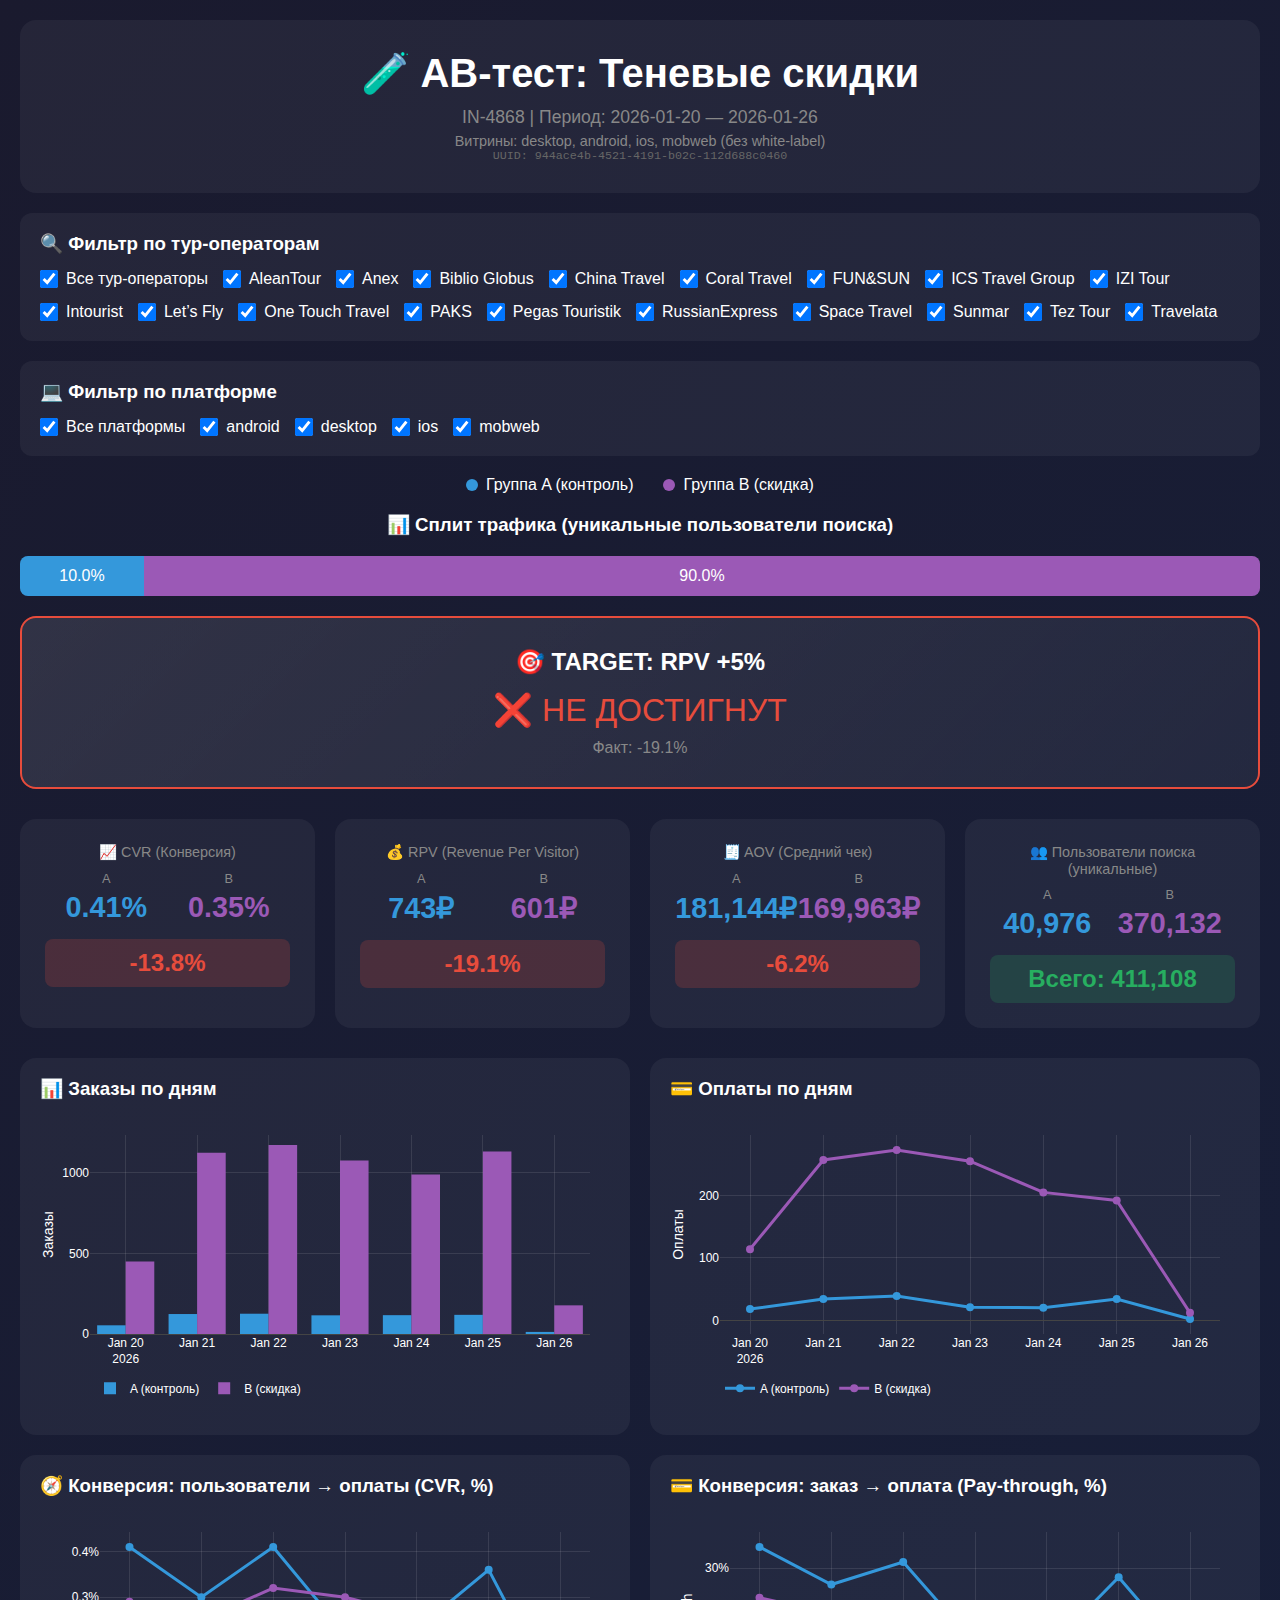
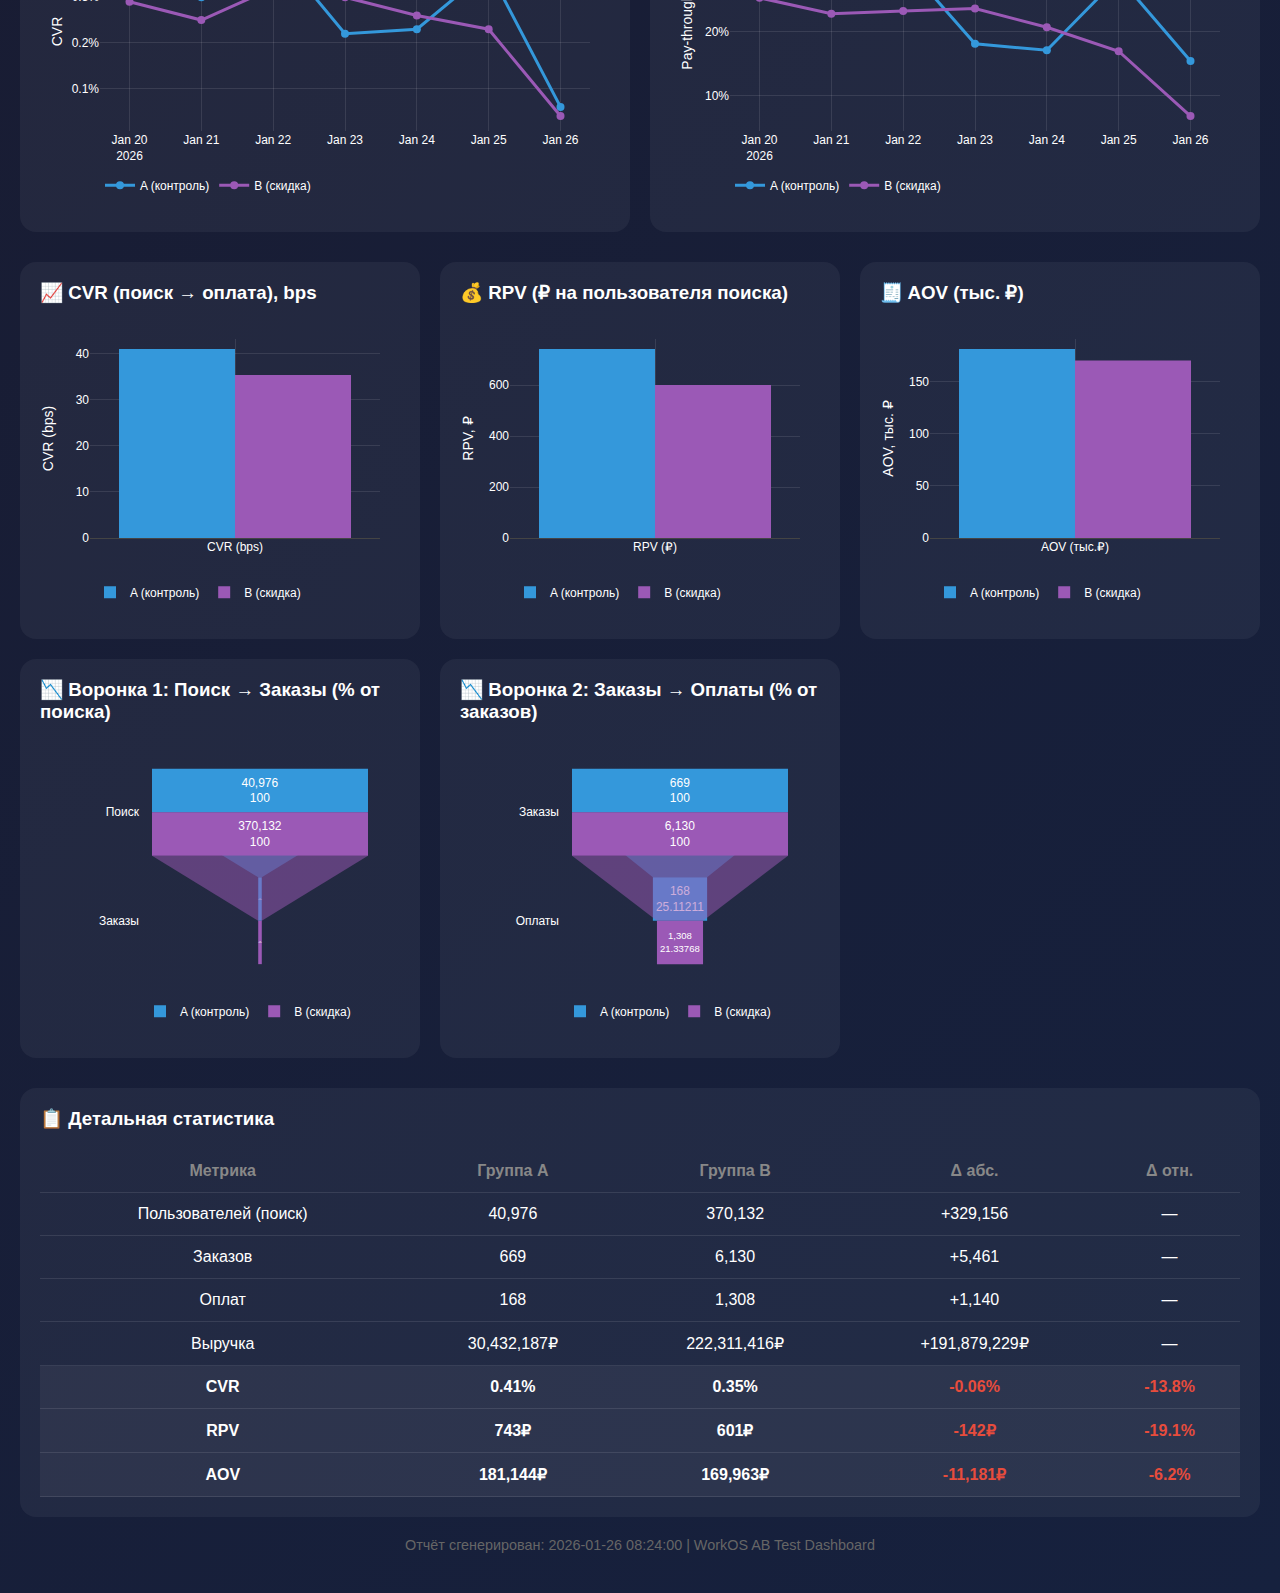
<file: index.html>
<!DOCTYPE html>
<html lang="ru">
<head>
    <meta charset="UTF-8">
    <meta name="viewport" content="width=device-width, initial-scale=1.0">
    <title>AB-тест IN-4868: Теневые скидки</title>
    <script src="https://cdn.plot.ly/plotly-2.27.0.min.js"></script>
    <style>
        * { margin: 0; padding: 0; box-sizing: border-box; }
        body {
            font-family: -apple-system, BlinkMacSystemFont, 'Segoe UI', Roboto, sans-serif;
            background: linear-gradient(135deg, #1a1a2e 0%, #16213e 100%);
            color: #fff;
            min-height: 100vh;
            padding: 20px;
        }
        .container { max-width: 1400px; margin: 0 auto; }
        
        .header {
            text-align: center;
            padding: 30px;
            background: rgba(255,255,255,0.05);
            border-radius: 16px;
            margin-bottom: 20px;
        }
        .header h1 { font-size: 2.5em; margin-bottom: 10px; }
        .header .subtitle { color: #888; font-size: 1.1em; }
        .header .uuid { color: #666; font-size: 0.9em; font-family: monospace; }
        
        .metrics-grid {
            display: grid;
            grid-template-columns: repeat(auto-fit, minmax(280px, 1fr));
            gap: 20px;
            margin-bottom: 30px;
        }
        
        .metric-card {
            background: rgba(255,255,255,0.05);
            border-radius: 16px;
            padding: 25px;
            text-align: center;
            transition: transform 0.3s;
        }
        .metric-card:hover { transform: translateY(-5px); }
        .metric-card .label { color: #888; font-size: 0.9em; margin-bottom: 10px; }
        .metric-card .values {
            display: flex;
            justify-content: space-around;
            margin-bottom: 15px;
        }
        .metric-card .value-box {
            text-align: center;
        }
        .metric-card .value-box .variant { 
            font-size: 0.8em; 
            color: #888;
            margin-bottom: 5px;
        }
        .metric-card .value-box .value { 
            font-size: 1.8em; 
            font-weight: bold;
        }
        .metric-card .value-box.a .value { color: #3498db; }
        .metric-card .value-box.b .value { color: #9b59b6; }
        .metric-card .lift {
            font-size: 1.5em;
            font-weight: bold;
            padding: 10px;
            border-radius: 8px;
        }
        .metric-card .lift.negative { background: rgba(231, 76, 60, 0.2); color: #e74c3c; }
        .metric-card .lift.positive { background: rgba(39, 174, 96, 0.2); color: #27ae60; }
        
        .target-card {
            background: linear-gradient(135deg, rgba(255,255,255,0.1) 0%, rgba(255,255,255,0.05) 100%);
            border: 2px solid #e74c3c;
            border-radius: 16px;
            padding: 30px;
            text-align: center;
            margin-bottom: 30px;
        }
        .target-card h2 { margin-bottom: 15px; }
        .target-card .status { font-size: 2em; color: #e74c3c; }
        .target-card .details { color: #888; margin-top: 10px; }
        
        .filter-section {
            background: rgba(255,255,255,0.05);
            padding: 20px;
            border-radius: 12px;
            margin-bottom: 20px;
        }
        .filter-section h3 {
            margin-bottom: 15px;
            color: #fff;
        }
        .filter-checkboxes {
            display: flex;
            flex-wrap: wrap;
            gap: 15px;
        }
        .filter-checkbox {
            display: flex;
            align-items: center;
            gap: 8px;
        }
        .filter-checkbox input[type="checkbox"] {
            width: 18px;
            height: 18px;
            cursor: pointer;
        }
        .filter-checkbox label {
            cursor: pointer;
            user-select: none;
        }
        
        .charts-grid {
            display: grid;
            grid-template-columns: repeat(auto-fit, minmax(400px, 1fr));
            gap: 20px;
            margin-bottom: 30px;
        }
        
        .daily-charts-grid {
            display: grid;
            grid-template-columns: repeat(2, 1fr);
            gap: 20px;
            margin-bottom: 30px;
        }
        
        @media (max-width: 1200px) {
            .daily-charts-grid {
                grid-template-columns: 1fr;
            }
        }
        
        .chart-card {
            background: rgba(255,255,255,0.05);
            border-radius: 16px;
            padding: 20px;
        }
        .chart-card h3 { margin-bottom: 15px; color: #fff; }
        .chart { height: 300px; }
        
        .split-bar {
            background: rgba(255,255,255,0.1);
            border-radius: 8px;
            height: 40px;
            display: flex;
            overflow: hidden;
            margin: 20px 0;
        }
        .split-bar .a { background: #3498db; display: flex; align-items: center; justify-content: center; }
        .split-bar .b { background: #9b59b6; display: flex; align-items: center; justify-content: center; }
        
        .legend {
            display: flex;
            justify-content: center;
            gap: 30px;
            margin: 20px 0;
        }
        .legend-item {
            display: flex;
            align-items: center;
            gap: 8px;
        }
        .legend-dot {
            width: 12px;
            height: 12px;
            border-radius: 50%;
        }
        .legend-dot.a { background: #3498db; }
        .legend-dot.b { background: #9b59b6; }
        
        .funnel-table {
            width: 100%;
            border-collapse: collapse;
            margin-top: 20px;
        }
        .funnel-table th, .funnel-table td {
            padding: 12px;
            text-align: center;
            border-bottom: 1px solid rgba(255,255,255,0.1);
        }
        .funnel-table th { color: #888; }
        
        .footer {
            text-align: center;
            padding: 20px;
            color: #666;
            font-size: 0.9em;
        }
    </style>
</head>
<body>
    <div class="container">
        <div class="header">
            <h1>🧪 AB-тест: Теневые скидки</h1>
            <div class="subtitle">IN-4868 | Период: 2026-01-20 — 2026-01-26</div>
            <div class="subtitle" style="margin-top: 5px; font-size: 0.9em;">Витрины: desktop, android, ios, mobweb (без white-label)</div>
            <div class="uuid">UUID: 944ace4b-4521-4191-b02c-112d688c0460</div>
        </div>
        
        <div class="filter-section">
            <h3>🔍 Фильтр по тур-операторам</h3>
            <div class="filter-checkboxes">
                <div class="filter-checkbox">
                    <input type="checkbox" id="filter-all" checked>
                    <label for="filter-all">Все тур-операторы</label>
                </div>
                <div class="filter-checkbox"><input type="checkbox" id="filter-0" class="tour-operator-filter" value="AleanTour" checked><label for="filter-0">AleanTour</label></div><div class="filter-checkbox"><input type="checkbox" id="filter-1" class="tour-operator-filter" value="Anex" checked><label for="filter-1">Anex</label></div><div class="filter-checkbox"><input type="checkbox" id="filter-2" class="tour-operator-filter" value="Biblio Globus" checked><label for="filter-2">Biblio Globus</label></div><div class="filter-checkbox"><input type="checkbox" id="filter-3" class="tour-operator-filter" value="China Travel" checked><label for="filter-3">China Travel</label></div><div class="filter-checkbox"><input type="checkbox" id="filter-4" class="tour-operator-filter" value="Coral Travel" checked><label for="filter-4">Coral Travel</label></div><div class="filter-checkbox"><input type="checkbox" id="filter-5" class="tour-operator-filter" value="FUN&SUN" checked><label for="filter-5">FUN&SUN</label></div><div class="filter-checkbox"><input type="checkbox" id="filter-6" class="tour-operator-filter" value="ICS Travel Group" checked><label for="filter-6">ICS Travel Group</label></div><div class="filter-checkbox"><input type="checkbox" id="filter-7" class="tour-operator-filter" value="IZI Tour" checked><label for="filter-7">IZI Tour</label></div><div class="filter-checkbox"><input type="checkbox" id="filter-8" class="tour-operator-filter" value="Intourist" checked><label for="filter-8">Intourist</label></div><div class="filter-checkbox"><input type="checkbox" id="filter-9" class="tour-operator-filter" value="Let’s Fly" checked><label for="filter-9">Let’s Fly</label></div><div class="filter-checkbox"><input type="checkbox" id="filter-10" class="tour-operator-filter" value="One Touch Travel" checked><label for="filter-10">One Touch Travel</label></div><div class="filter-checkbox"><input type="checkbox" id="filter-11" class="tour-operator-filter" value="PAKS" checked><label for="filter-11">PAKS</label></div><div class="filter-checkbox"><input type="checkbox" id="filter-12" class="tour-operator-filter" value="Pegas Touristik" checked><label for="filter-12">Pegas Touristik</label></div><div class="filter-checkbox"><input type="checkbox" id="filter-13" class="tour-operator-filter" value="RussianExpress" checked><label for="filter-13">RussianExpress</label></div><div class="filter-checkbox"><input type="checkbox" id="filter-14" class="tour-operator-filter" value="Space Travel" checked><label for="filter-14">Space Travel</label></div><div class="filter-checkbox"><input type="checkbox" id="filter-15" class="tour-operator-filter" value="Sunmar" checked><label for="filter-15">Sunmar</label></div><div class="filter-checkbox"><input type="checkbox" id="filter-16" class="tour-operator-filter" value="Tez Tour" checked><label for="filter-16">Tez Tour</label></div><div class="filter-checkbox"><input type="checkbox" id="filter-17" class="tour-operator-filter" value="Travelata" checked><label for="filter-17">Travelata</label></div>
            </div>
        </div>

        <div class="filter-section">
            <h3>💻 Фильтр по платформе</h3>
            <div class="filter-checkboxes">
                <div class="filter-checkbox">
                    <input type="checkbox" id="platform-filter-all" checked>
                    <label for="platform-filter-all">Все платформы</label>
                </div>
                <div class="filter-checkbox"><input type="checkbox" id="platform-filter-0" class="platform-filter" value="android" checked><label for="platform-filter-0">android</label></div><div class="filter-checkbox"><input type="checkbox" id="platform-filter-1" class="platform-filter" value="desktop" checked><label for="platform-filter-1">desktop</label></div><div class="filter-checkbox"><input type="checkbox" id="platform-filter-2" class="platform-filter" value="ios" checked><label for="platform-filter-2">ios</label></div><div class="filter-checkbox"><input type="checkbox" id="platform-filter-3" class="platform-filter" value="mobweb" checked><label for="platform-filter-3">mobweb</label></div>
            </div>
        </div>

        <div class="legend">
            <div class="legend-item"><div class="legend-dot a"></div> Группа A (контроль)</div>
            <div class="legend-item"><div class="legend-dot b"></div> Группа B (скидка)</div>
        </div>
        
        <h3 style="text-align: center; margin-bottom: 10px;">📊 Сплит трафика (уникальные пользователи поиска)</h3>
        <div class="split-bar">
            <div class="a" style="width: 10.0%">10.0%</div>
            <div class="b" style="width: 90.0%">90.0%</div>
        </div>
        
        <div class="target-card">
            <h2>🎯 TARGET: RPV +5%</h2>
            <div class="status">❌ НЕ ДОСТИГНУТ</div>
            <div class="details">Факт: -19.1%</div>
        </div>
        
        <div class="metrics-grid">
            <div class="metric-card">
                <div class="label">📈 CVR (Конверсия)</div>
                <div class="values">
                    <div class="value-box a">
                        <div class="variant">A</div>
                        <div class="value">0.41%</div>
                    </div>
                    <div class="value-box b">
                        <div class="variant">B</div>
                        <div class="value">0.35%</div>
                    </div>
                </div>
                <div class="lift negative">-13.8%</div>
            </div>
            
            <div class="metric-card">
                <div class="label">💰 RPV (Revenue Per Visitor)</div>
                <div class="values">
                    <div class="value-box a">
                        <div class="variant">A</div>
                        <div class="value">743₽</div>
                    </div>
                    <div class="value-box b">
                        <div class="variant">B</div>
                        <div class="value">601₽</div>
                    </div>
                </div>
                <div class="lift negative">-19.1%</div>
            </div>
            
            <div class="metric-card">
                <div class="label">🧾 AOV (Средний чек)</div>
                <div class="values">
                    <div class="value-box a">
                        <div class="variant">A</div>
                        <div class="value">181,144₽</div>
                    </div>
                    <div class="value-box b">
                        <div class="variant">B</div>
                        <div class="value">169,963₽</div>
                    </div>
                </div>
                <div class="lift negative">-6.2%</div>
            </div>
            
            <div class="metric-card">
                <div class="label">👥 Пользователи поиска (уникальные)</div>
                <div class="values">
                    <div class="value-box a">
                        <div class="variant">A</div>
                        <div class="value">40,976</div>
                    </div>
                    <div class="value-box b">
                        <div class="variant">B</div>
                        <div class="value">370,132</div>
                    </div>
                </div>
                <div class="lift positive">Всего: 411,108</div>
            </div>
        </div>
        
        <!-- Дневные графики в отдельной строке на всю ширину -->
        <div class="daily-charts-grid">
            <div class="chart-card">
                <h3>📊 Заказы по дням</h3>
                <div id="ordersChart" class="chart"></div>
            </div>
            
            <div class="chart-card">
                <h3>💳 Оплаты по дням</h3>
                <div id="paymentsChart" class="chart"></div>
            </div>
            
            <div class="chart-card">
                <h3>🧭 Конверсия: пользователи → оплаты (CVR, %)</h3>
                <div id="cvrUsersChart" class="chart"></div>
            </div>
            
            <div class="chart-card">
                <h3>💳 Конверсия: заказ → оплата (Pay-through, %)</h3>
                <div id="payRateChart" class="chart"></div>
            </div>
        </div>
        
        <!-- Остальные графики -->
        <div class="charts-grid">
            <div class="chart-card">
                <h3>📈 CVR (поиск → оплата), bps</h3>
                <div id="metricsCvrChart" class="chart"></div>
            </div>
            
            <div class="chart-card">
                <h3>💰 RPV (₽ на пользователя поиска)</h3>
                <div id="metricsRpvChart" class="chart"></div>
            </div>
            
            <div class="chart-card">
                <h3>🧾 AOV (тыс. ₽)</h3>
                <div id="metricsAovChart" class="chart"></div>
            </div>
            
            <div class="chart-card">
                <h3>📉 Воронка 1: Поиск → Заказы (% от поиска)</h3>
                <div id="funnelChart1" class="chart"></div>
            </div>
            
            <div class="chart-card">
                <h3>📉 Воронка 2: Заказы → Оплаты (% от заказов)</h3>
                <div id="funnelChart2" class="chart"></div>
            </div>
        </div>
        
        <div class="chart-card">
            <h3>📋 Детальная статистика</h3>
            <table class="funnel-table">
                <tr>
                    <th>Метрика</th>
                    <th>Группа A</th>
                    <th>Группа B</th>
                    <th>Δ абс.</th>
                    <th>Δ отн.</th>
                </tr>
                <tr>
                    <td>Пользователей (поиск)</td>
                    <td>40,976</td>
                    <td>370,132</td>
                    <td>+329,156</td>
                    <td>—</td>
                </tr>
                <tr>
                    <td>Заказов</td>
                    <td>669</td>
                    <td>6,130</td>
                    <td>+5,461</td>
                    <td>—</td>
                </tr>
                <tr>
                    <td>Оплат</td>
                    <td>168</td>
                    <td>1,308</td>
                    <td>+1,140</td>
                    <td>—</td>
                </tr>
                <tr>
                    <td>Выручка</td>
                    <td>30,432,187₽</td>
                    <td>222,311,416₽</td>
                    <td>+191,879,229₽</td>
                    <td>—</td>
                </tr>
                <tr style="font-weight: bold; background: rgba(255,255,255,0.05);">
                    <td>CVR</td>
                    <td>0.41%</td>
                    <td>0.35%</td>
                    <td style="color: #e74c3c">-0.06%</td>
                    <td style="color: #e74c3c">-13.8%</td>
                </tr>
                <tr style="font-weight: bold; background: rgba(255,255,255,0.05);">
                    <td>RPV</td>
                    <td>743₽</td>
                    <td>601₽</td>
                    <td style="color: #e74c3c">-142₽</td>
                    <td style="color: #e74c3c">-19.1%</td>
                </tr>
                <tr style="font-weight: bold; background: rgba(255,255,255,0.05);">
                    <td>AOV</td>
                    <td>181,144₽</td>
                    <td>169,963₽</td>
                    <td style="color: #e74c3c">-11,181₽</td>
                    <td style="color: #e74c3c">-6.2%</td>
                </tr>
            </table>
        </div>
        
        <div class="footer">
            Отчёт сгенерирован: 2026-01-26 08:24:00 | WorkOS AB Test Dashboard
        </div>
    </div>
    
    <script>
        // Helper function to normalize date to 'YYYY-MM-DD' format
        function normalizeDate(date) {
            if (!date) return null;
            if (typeof date === 'string') {
                // If already string, extract YYYY-MM-DD part
                return date.substring(0, 10);
            }
            if (date instanceof Date) {
                // If Date object, format it
                const year = date.getFullYear();
                const month = String(date.getMonth() + 1).padStart(2, '0');
                const day = String(date.getDate()).padStart(2, '0');
                return `${year}-${month}-${day}`;
            }
            // Try to convert to string and extract date part
            return String(date).substring(0, 10);
        }
        
        // Store data with tour operators and platforms for filtering
        const rawData = {
            df: [{"variant": "a", "tour_operator": "AleanTour", "platform": "android", "total_orders": 1, "unique_users": 1, "paid_orders": 1, "total_gmv": 60888.0, "paid_revenue": 60888.0, "avg_paid_order_value": 60888.0}, {"variant": "a", "tour_operator": "Anex", "platform": "android", "total_orders": 11, "unique_users": 8, "paid_orders": 4, "total_gmv": 1721044.0, "paid_revenue": 477050.0, "avg_paid_order_value": 119262.5}, {"variant": "a", "tour_operator": "Anex", "platform": "desktop", "total_orders": 9, "unique_users": 9, "paid_orders": 7, "total_gmv": 2879549.0, "paid_revenue": 2584086.0, "avg_paid_order_value": 369155.14285714284}, {"variant": "a", "tour_operator": "Anex", "platform": "ios", "total_orders": 15, "unique_users": 10, "paid_orders": 4, "total_gmv": 3697956.0, "paid_revenue": 941843.0, "avg_paid_order_value": 235460.75}, {"variant": "a", "tour_operator": "Anex", "platform": "mobweb", "total_orders": 2, "unique_users": 2, "paid_orders": 0, "total_gmv": 377093.0, "paid_revenue": NaN, "avg_paid_order_value": NaN}, {"variant": "a", "tour_operator": "Biblio Globus", "platform": "android", "total_orders": 21, "unique_users": 14, "paid_orders": 4, "total_gmv": 3695866.0, "paid_revenue": 787286.0, "avg_paid_order_value": 196821.5}, {"variant": "a", "tour_operator": "Biblio Globus", "platform": "desktop", "total_orders": 34, "unique_users": 26, "paid_orders": 12, "total_gmv": 6220605.0, "paid_revenue": 2159122.0, "avg_paid_order_value": 179926.83333333334}, {"variant": "a", "tour_operator": "Biblio Globus", "platform": "ios", "total_orders": 39, "unique_users": 26, "paid_orders": 10, "total_gmv": 8529242.0, "paid_revenue": 1978819.0, "avg_paid_order_value": 197881.9}, {"variant": "a", "tour_operator": "Biblio Globus", "platform": "mobweb", "total_orders": 10, "unique_users": 7, "paid_orders": 2, "total_gmv": 983979.0, "paid_revenue": 48009.0, "avg_paid_order_value": 24004.5}, {"variant": "a", "tour_operator": "Coral Travel", "platform": "android", "total_orders": 1, "unique_users": 1, "paid_orders": 0, "total_gmv": 467167.0, "paid_revenue": NaN, "avg_paid_order_value": NaN}, {"variant": "a", "tour_operator": "Coral Travel", "platform": "desktop", "total_orders": 7, "unique_users": 7, "paid_orders": 1, "total_gmv": 1134725.0, "paid_revenue": 143802.0, "avg_paid_order_value": 143802.0}, {"variant": "a", "tour_operator": "Coral Travel", "platform": "ios", "total_orders": 4, "unique_users": 3, "paid_orders": 2, "total_gmv": 612483.0, "paid_revenue": 271719.0, "avg_paid_order_value": 135859.5}, {"variant": "a", "tour_operator": "FUN&SUN", "platform": "android", "total_orders": 15, "unique_users": 10, "paid_orders": 4, "total_gmv": 3340543.0, "paid_revenue": 729170.0, "avg_paid_order_value": 182292.5}, {"variant": "a", "tour_operator": "FUN&SUN", "platform": "desktop", "total_orders": 15, "unique_users": 13, "paid_orders": 9, "total_gmv": 2549571.0, "paid_revenue": 1320141.0, "avg_paid_order_value": 146682.33333333334}, {"variant": "a", "tour_operator": "FUN&SUN", "platform": "ios", "total_orders": 21, "unique_users": 18, "paid_orders": 6, "total_gmv": 4102027.0, "paid_revenue": 1066620.0, "avg_paid_order_value": 177770.0}, {"variant": "a", "tour_operator": "FUN&SUN", "platform": "mobweb", "total_orders": 4, "unique_users": 4, "paid_orders": 1, "total_gmv": 718092.0, "paid_revenue": 132334.0, "avg_paid_order_value": 132334.0}, {"variant": "a", "tour_operator": "ICS Travel Group", "platform": "android", "total_orders": 18, "unique_users": 8, "paid_orders": 4, "total_gmv": 2381846.0, "paid_revenue": 681807.0, "avg_paid_order_value": 170451.75}, {"variant": "a", "tour_operator": "ICS Travel Group", "platform": "desktop", "total_orders": 18, "unique_users": 13, "paid_orders": 6, "total_gmv": 2762588.0, "paid_revenue": 1037050.0, "avg_paid_order_value": 172841.66666666666}, {"variant": "a", "tour_operator": "ICS Travel Group", "platform": "ios", "total_orders": 25, "unique_users": 16, "paid_orders": 3, "total_gmv": 5092075.0, "paid_revenue": 752416.0, "avg_paid_order_value": 250805.33333333334}, {"variant": "a", "tour_operator": "ICS Travel Group", "platform": "mobweb", "total_orders": 3, "unique_users": 2, "paid_orders": 0, "total_gmv": 626632.0, "paid_revenue": NaN, "avg_paid_order_value": NaN}, {"variant": "a", "tour_operator": "Intourist", "platform": "android", "total_orders": 6, "unique_users": 5, "paid_orders": 0, "total_gmv": 908941.0, "paid_revenue": NaN, "avg_paid_order_value": NaN}, {"variant": "a", "tour_operator": "Intourist", "platform": "desktop", "total_orders": 5, "unique_users": 5, "paid_orders": 2, "total_gmv": 761423.0, "paid_revenue": 278919.0, "avg_paid_order_value": 139459.5}, {"variant": "a", "tour_operator": "Intourist", "platform": "ios", "total_orders": 9, "unique_users": 8, "paid_orders": 3, "total_gmv": 1731313.0, "paid_revenue": 474529.0, "avg_paid_order_value": 158176.33333333334}, {"variant": "a", "tour_operator": "Intourist", "platform": "mobweb", "total_orders": 4, "unique_users": 3, "paid_orders": 0, "total_gmv": 894749.0, "paid_revenue": NaN, "avg_paid_order_value": NaN}, {"variant": "a", "tour_operator": "Let’s Fly", "platform": "android", "total_orders": 8, "unique_users": 5, "paid_orders": 1, "total_gmv": 1194632.0, "paid_revenue": 144189.0, "avg_paid_order_value": 144189.0}, {"variant": "a", "tour_operator": "Let’s Fly", "platform": "desktop", "total_orders": 4, "unique_users": 2, "paid_orders": 0, "total_gmv": 1316509.0, "paid_revenue": NaN, "avg_paid_order_value": NaN}, {"variant": "a", "tour_operator": "Let’s Fly", "platform": "ios", "total_orders": 11, "unique_users": 8, "paid_orders": 2, "total_gmv": 1729050.0, "paid_revenue": 175978.0, "avg_paid_order_value": 87989.0}, {"variant": "a", "tour_operator": "Let’s Fly", "platform": "mobweb", "total_orders": 5, "unique_users": 2, "paid_orders": 0, "total_gmv": 1103474.0, "paid_revenue": NaN, "avg_paid_order_value": NaN}, {"variant": "a", "tour_operator": "One Touch Travel", "platform": "android", "total_orders": 7, "unique_users": 4, "paid_orders": 0, "total_gmv": 1623230.0, "paid_revenue": NaN, "avg_paid_order_value": NaN}, {"variant": "a", "tour_operator": "One Touch Travel", "platform": "ios", "total_orders": 7, "unique_users": 5, "paid_orders": 0, "total_gmv": 1977483.0, "paid_revenue": NaN, "avg_paid_order_value": NaN}, {"variant": "a", "tour_operator": "PAKS", "platform": "android", "total_orders": 3, "unique_users": 3, "paid_orders": 0, "total_gmv": 576426.0, "paid_revenue": NaN, "avg_paid_order_value": NaN}, {"variant": "a", "tour_operator": "PAKS", "platform": "desktop", "total_orders": 8, "unique_users": 7, "paid_orders": 0, "total_gmv": 2324785.0, "paid_revenue": NaN, "avg_paid_order_value": NaN}, {"variant": "a", "tour_operator": "PAKS", "platform": "ios", "total_orders": 5, "unique_users": 4, "paid_orders": 0, "total_gmv": 889138.0, "paid_revenue": NaN, "avg_paid_order_value": NaN}, {"variant": "a", "tour_operator": "Pegas Touristik", "platform": "android", "total_orders": 17, "unique_users": 11, "paid_orders": 4, "total_gmv": 2332963.0, "paid_revenue": 527045.0, "avg_paid_order_value": 131761.25}, {"variant": "a", "tour_operator": "Pegas Touristik", "platform": "desktop", "total_orders": 19, "unique_users": 15, "paid_orders": 7, "total_gmv": 3677279.0, "paid_revenue": 1551280.0, "avg_paid_order_value": 221611.42857142858}, {"variant": "a", "tour_operator": "Pegas Touristik", "platform": "ios", "total_orders": 16, "unique_users": 15, "paid_orders": 3, "total_gmv": 3545120.0, "paid_revenue": 402185.0, "avg_paid_order_value": 134061.66666666666}, {"variant": "a", "tour_operator": "Pegas Touristik", "platform": "mobweb", "total_orders": 7, "unique_users": 5, "paid_orders": 0, "total_gmv": 1755937.0, "paid_revenue": NaN, "avg_paid_order_value": NaN}, {"variant": "a", "tour_operator": "RussianExpress", "platform": "android", "total_orders": 3, "unique_users": 2, "paid_orders": 0, "total_gmv": 289308.0, "paid_revenue": NaN, "avg_paid_order_value": NaN}, {"variant": "a", "tour_operator": "RussianExpress", "platform": "desktop", "total_orders": 5, "unique_users": 3, "paid_orders": 1, "total_gmv": 1098353.0, "paid_revenue": 121518.0, "avg_paid_order_value": 121518.0}, {"variant": "a", "tour_operator": "RussianExpress", "platform": "ios", "total_orders": 2, "unique_users": 2, "paid_orders": 0, "total_gmv": 446081.0, "paid_revenue": NaN, "avg_paid_order_value": NaN}, {"variant": "a", "tour_operator": "Space Travel", "platform": "android", "total_orders": 14, "unique_users": 9, "paid_orders": 2, "total_gmv": 3512968.0, "paid_revenue": 218537.0, "avg_paid_order_value": 109268.5}, {"variant": "a", "tour_operator": "Space Travel", "platform": "desktop", "total_orders": 6, "unique_users": 6, "paid_orders": 1, "total_gmv": 1198841.0, "paid_revenue": 280646.0, "avg_paid_order_value": 280646.0}, {"variant": "a", "tour_operator": "Space Travel", "platform": "ios", "total_orders": 17, "unique_users": 14, "paid_orders": 0, "total_gmv": 3134799.0, "paid_revenue": NaN, "avg_paid_order_value": NaN}, {"variant": "a", "tour_operator": "Space Travel", "platform": "mobweb", "total_orders": 3, "unique_users": 3, "paid_orders": 0, "total_gmv": 1342120.0, "paid_revenue": NaN, "avg_paid_order_value": NaN}, {"variant": "a", "tour_operator": "Sunmar", "platform": "android", "total_orders": 15, "unique_users": 12, "paid_orders": 3, "total_gmv": 3661823.0, "paid_revenue": 696150.0, "avg_paid_order_value": 232050.0}, {"variant": "a", "tour_operator": "Sunmar", "platform": "desktop", "total_orders": 13, "unique_users": 9, "paid_orders": 2, "total_gmv": 2156946.0, "paid_revenue": 450028.0, "avg_paid_order_value": 225014.0}, {"variant": "a", "tour_operator": "Sunmar", "platform": "ios", "total_orders": 21, "unique_users": 15, "paid_orders": 11, "total_gmv": 3996357.0, "paid_revenue": 1944245.0, "avg_paid_order_value": 176749.54545454544}, {"variant": "a", "tour_operator": "Sunmar", "platform": "mobweb", "total_orders": 7, "unique_users": 4, "paid_orders": 0, "total_gmv": 1537644.0, "paid_revenue": NaN, "avg_paid_order_value": NaN}, {"variant": "a", "tour_operator": "Tez Tour", "platform": "android", "total_orders": 7, "unique_users": 4, "paid_orders": 0, "total_gmv": 2208394.0, "paid_revenue": NaN, "avg_paid_order_value": NaN}, {"variant": "a", "tour_operator": "Tez Tour", "platform": "desktop", "total_orders": 1, "unique_users": 1, "paid_orders": 1, "total_gmv": 401394.0, "paid_revenue": 401394.0, "avg_paid_order_value": 401394.0}, {"variant": "a", "tour_operator": "Tez Tour", "platform": "ios", "total_orders": 8, "unique_users": 5, "paid_orders": 0, "total_gmv": 2311890.0, "paid_revenue": NaN, "avg_paid_order_value": NaN}, {"variant": "a", "tour_operator": "Tez Tour", "platform": "mobweb", "total_orders": 2, "unique_users": 2, "paid_orders": 1, "total_gmv": 704153.0, "paid_revenue": 168075.0, "avg_paid_order_value": 168075.0}, {"variant": "a", "tour_operator": "Travelata", "platform": "android", "total_orders": 23, "unique_users": 18, "paid_orders": 10, "total_gmv": 5060377.0, "paid_revenue": 1600451.0, "avg_paid_order_value": 160045.1}, {"variant": "a", "tour_operator": "Travelata", "platform": "desktop", "total_orders": 47, "unique_users": 28, "paid_orders": 11, "total_gmv": 9870540.0, "paid_revenue": 1996053.0, "avg_paid_order_value": 181459.36363636365}, {"variant": "a", "tour_operator": "Travelata", "platform": "ios", "total_orders": 49, "unique_users": 39, "paid_orders": 20, "total_gmv": 9719492.0, "paid_revenue": 3400348.0, "avg_paid_order_value": 170017.4}, {"variant": "a", "tour_operator": "Travelata", "platform": "mobweb", "total_orders": 12, "unique_users": 9, "paid_orders": 3, "total_gmv": 1748264.0, "paid_revenue": 428455.0, "avg_paid_order_value": 142818.33333333334}, {"variant": "b", "tour_operator": "AleanTour", "platform": "android", "total_orders": 5, "unique_users": 5, "paid_orders": 0, "total_gmv": 438459.0, "paid_revenue": NaN, "avg_paid_order_value": NaN}, {"variant": "b", "tour_operator": "AleanTour", "platform": "desktop", "total_orders": 9, "unique_users": 5, "paid_orders": 1, "total_gmv": 1071165.0, "paid_revenue": 159407.0, "avg_paid_order_value": 159407.0}, {"variant": "b", "tour_operator": "AleanTour", "platform": "ios", "total_orders": 16, "unique_users": 5, "paid_orders": 1, "total_gmv": 1598813.0, "paid_revenue": 53140.0, "avg_paid_order_value": 53140.0}, {"variant": "b", "tour_operator": "AleanTour", "platform": "mobweb", "total_orders": 3, "unique_users": 3, "paid_orders": 0, "total_gmv": 623278.0, "paid_revenue": NaN, "avg_paid_order_value": NaN}, {"variant": "b", "tour_operator": "Anex", "platform": "android", "total_orders": 117, "unique_users": 72, "paid_orders": 25, "total_gmv": 24873539.0, "paid_revenue": 5002622.0, "avg_paid_order_value": 200104.88}, {"variant": "b", "tour_operator": "Anex", "platform": "desktop", "total_orders": 110, "unique_users": 88, "paid_orders": 31, "total_gmv": 29541751.0, "paid_revenue": 8034339.0, "avg_paid_order_value": 259172.2258064516}, {"variant": "b", "tour_operator": "Anex", "platform": "ios", "total_orders": 174, "unique_users": 127, "paid_orders": 40, "total_gmv": 40807571.0, "paid_revenue": 9444017.0, "avg_paid_order_value": 236100.425}, {"variant": "b", "tour_operator": "Anex", "platform": "mobweb", "total_orders": 35, "unique_users": 28, "paid_orders": 4, "total_gmv": 9417365.0, "paid_revenue": 791024.0, "avg_paid_order_value": 197756.0}, {"variant": "b", "tour_operator": "Biblio Globus", "platform": "android", "total_orders": 231, "unique_users": 148, "paid_orders": 50, "total_gmv": 37849745.0, "paid_revenue": 6514671.0, "avg_paid_order_value": 130293.42}, {"variant": "b", "tour_operator": "Biblio Globus", "platform": "desktop", "total_orders": 316, "unique_users": 251, "paid_orders": 106, "total_gmv": 66749748.0, "paid_revenue": 20499016.0, "avg_paid_order_value": 193386.94339622642}, {"variant": "b", "tour_operator": "Biblio Globus", "platform": "ios", "total_orders": 329, "unique_users": 228, "paid_orders": 75, "total_gmv": 67705033.0, "paid_revenue": 11710450.0, "avg_paid_order_value": 156139.33333333334}, {"variant": "b", "tour_operator": "Biblio Globus", "platform": "mobweb", "total_orders": 116, "unique_users": 92, "paid_orders": 24, "total_gmv": 17074960.0, "paid_revenue": 3269892.0, "avg_paid_order_value": 136245.5}, {"variant": "b", "tour_operator": "China Travel", "platform": "android", "total_orders": 2, "unique_users": 1, "paid_orders": 0, "total_gmv": 1099072.0, "paid_revenue": NaN, "avg_paid_order_value": NaN}, {"variant": "b", "tour_operator": "Coral Travel", "platform": "android", "total_orders": 30, "unique_users": 24, "paid_orders": 6, "total_gmv": 5297401.0, "paid_revenue": 959313.0, "avg_paid_order_value": 159885.5}, {"variant": "b", "tour_operator": "Coral Travel", "platform": "desktop", "total_orders": 18, "unique_users": 16, "paid_orders": 5, "total_gmv": 3729245.0, "paid_revenue": 754695.0, "avg_paid_order_value": 150939.0}, {"variant": "b", "tour_operator": "Coral Travel", "platform": "ios", "total_orders": 24, "unique_users": 19, "paid_orders": 2, "total_gmv": 3999301.0, "paid_revenue": 224495.0, "avg_paid_order_value": 112247.5}, {"variant": "b", "tour_operator": "Coral Travel", "platform": "mobweb", "total_orders": 6, "unique_users": 6, "paid_orders": 2, "total_gmv": 1084099.0, "paid_revenue": 565242.0, "avg_paid_order_value": 282621.0}, {"variant": "b", "tour_operator": "FUN&SUN", "platform": "android", "total_orders": 164, "unique_users": 103, "paid_orders": 28, "total_gmv": 35249914.0, "paid_revenue": 5990476.0, "avg_paid_order_value": 213945.57142857142}, {"variant": "b", "tour_operator": "FUN&SUN", "platform": "desktop", "total_orders": 152, "unique_users": 112, "paid_orders": 44, "total_gmv": 33283939.0, "paid_revenue": 7858514.0, "avg_paid_order_value": 178602.5909090909}, {"variant": "b", "tour_operator": "FUN&SUN", "platform": "ios", "total_orders": 205, "unique_users": 145, "paid_orders": 39, "total_gmv": 44105894.0, "paid_revenue": 7595169.0, "avg_paid_order_value": 194747.92307692306}, {"variant": "b", "tour_operator": "FUN&SUN", "platform": "mobweb", "total_orders": 35, "unique_users": 26, "paid_orders": 6, "total_gmv": 4907896.0, "paid_revenue": 501871.0, "avg_paid_order_value": 83645.16666666667}, {"variant": "b", "tour_operator": "ICS Travel Group", "platform": "android", "total_orders": 124, "unique_users": 70, "paid_orders": 12, "total_gmv": 22835038.0, "paid_revenue": 1980324.0, "avg_paid_order_value": 165027.0}, {"variant": "b", "tour_operator": "ICS Travel Group", "platform": "desktop", "total_orders": 122, "unique_users": 93, "paid_orders": 28, "total_gmv": 23354002.0, "paid_revenue": 5474340.0, "avg_paid_order_value": 195512.14285714287}, {"variant": "b", "tour_operator": "ICS Travel Group", "platform": "ios", "total_orders": 165, "unique_users": 105, "paid_orders": 17, "total_gmv": 32164430.0, "paid_revenue": 2771059.0, "avg_paid_order_value": 163003.4705882353}, {"variant": "b", "tour_operator": "ICS Travel Group", "platform": "mobweb", "total_orders": 37, "unique_users": 33, "paid_orders": 3, "total_gmv": 7477931.0, "paid_revenue": 453249.0, "avg_paid_order_value": 151083.0}, {"variant": "b", "tour_operator": "IZI Tour", "platform": "android", "total_orders": 1, "unique_users": 1, "paid_orders": 0, "total_gmv": 241481.0, "paid_revenue": NaN, "avg_paid_order_value": NaN}, {"variant": "b", "tour_operator": "IZI Tour", "platform": "ios", "total_orders": 3, "unique_users": 2, "paid_orders": 0, "total_gmv": 549554.0, "paid_revenue": NaN, "avg_paid_order_value": NaN}, {"variant": "b", "tour_operator": "Intourist", "platform": "android", "total_orders": 60, "unique_users": 43, "paid_orders": 10, "total_gmv": 11189576.0, "paid_revenue": 1307642.0, "avg_paid_order_value": 130764.2}, {"variant": "b", "tour_operator": "Intourist", "platform": "desktop", "total_orders": 58, "unique_users": 49, "paid_orders": 22, "total_gmv": 12704650.0, "paid_revenue": 3856319.0, "avg_paid_order_value": 175287.22727272726}, {"variant": "b", "tour_operator": "Intourist", "platform": "ios", "total_orders": 90, "unique_users": 70, "paid_orders": 26, "total_gmv": 17150851.0, "paid_revenue": 4937050.0, "avg_paid_order_value": 189886.53846153847}, {"variant": "b", "tour_operator": "Intourist", "platform": "mobweb", "total_orders": 36, "unique_users": 28, "paid_orders": 8, "total_gmv": 7001912.0, "paid_revenue": 1458640.0, "avg_paid_order_value": 182330.0}, {"variant": "b", "tour_operator": "Let’s Fly", "platform": "android", "total_orders": 60, "unique_users": 39, "paid_orders": 2, "total_gmv": 9872643.0, "paid_revenue": 442150.0, "avg_paid_order_value": 221075.0}, {"variant": "b", "tour_operator": "Let’s Fly", "platform": "desktop", "total_orders": 88, "unique_users": 72, "paid_orders": 14, "total_gmv": 21115963.0, "paid_revenue": 2494271.0, "avg_paid_order_value": 178162.2142857143}, {"variant": "b", "tour_operator": "Let’s Fly", "platform": "ios", "total_orders": 121, "unique_users": 91, "paid_orders": 4, "total_gmv": 25176766.0, "paid_revenue": 502176.0, "avg_paid_order_value": 125544.0}, {"variant": "b", "tour_operator": "Let’s Fly", "platform": "mobweb", "total_orders": 37, "unique_users": 29, "paid_orders": 3, "total_gmv": 6768694.0, "paid_revenue": 471071.0, "avg_paid_order_value": 157023.66666666666}, {"variant": "b", "tour_operator": "One Touch Travel", "platform": "android", "total_orders": 37, "unique_users": 19, "paid_orders": 0, "total_gmv": 7182680.0, "paid_revenue": NaN, "avg_paid_order_value": NaN}, {"variant": "b", "tour_operator": "One Touch Travel", "platform": "desktop", "total_orders": 38, "unique_users": 34, "paid_orders": 4, "total_gmv": 9897998.0, "paid_revenue": 1236163.0, "avg_paid_order_value": 309040.75}, {"variant": "b", "tour_operator": "One Touch Travel", "platform": "ios", "total_orders": 40, "unique_users": 33, "paid_orders": 3, "total_gmv": 7738158.0, "paid_revenue": 370957.0, "avg_paid_order_value": 123652.33333333333}, {"variant": "b", "tour_operator": "One Touch Travel", "platform": "mobweb", "total_orders": 13, "unique_users": 11, "paid_orders": 0, "total_gmv": 2299698.0, "paid_revenue": NaN, "avg_paid_order_value": NaN}, {"variant": "b", "tour_operator": "PAKS", "platform": "android", "total_orders": 31, "unique_users": 24, "paid_orders": 4, "total_gmv": 7421748.0, "paid_revenue": 1018244.0, "avg_paid_order_value": 254561.0}, {"variant": "b", "tour_operator": "PAKS", "platform": "desktop", "total_orders": 64, "unique_users": 47, "paid_orders": 6, "total_gmv": 18852713.0, "paid_revenue": 1258809.0, "avg_paid_order_value": 209801.5}, {"variant": "b", "tour_operator": "PAKS", "platform": "ios", "total_orders": 57, "unique_users": 51, "paid_orders": 3, "total_gmv": 18801792.0, "paid_revenue": 754891.0, "avg_paid_order_value": 251630.33333333334}, {"variant": "b", "tour_operator": "PAKS", "platform": "mobweb", "total_orders": 12, "unique_users": 10, "paid_orders": 2, "total_gmv": 3780912.0, "paid_revenue": 727469.0, "avg_paid_order_value": 363734.5}, {"variant": "b", "tour_operator": "Pegas Touristik", "platform": "android", "total_orders": 126, "unique_users": 84, "paid_orders": 20, "total_gmv": 22552953.0, "paid_revenue": 3749814.0, "avg_paid_order_value": 187490.7}, {"variant": "b", "tour_operator": "Pegas Touristik", "platform": "desktop", "total_orders": 159, "unique_users": 126, "paid_orders": 60, "total_gmv": 32668561.0, "paid_revenue": 13609843.0, "avg_paid_order_value": 226830.71666666667}, {"variant": "b", "tour_operator": "Pegas Touristik", "platform": "ios", "total_orders": 232, "unique_users": 160, "paid_orders": 41, "total_gmv": 45604330.0, "paid_revenue": 6998581.0, "avg_paid_order_value": 170697.0975609756}, {"variant": "b", "tour_operator": "Pegas Touristik", "platform": "mobweb", "total_orders": 61, "unique_users": 43, "paid_orders": 7, "total_gmv": 11252350.0, "paid_revenue": 1137880.0, "avg_paid_order_value": 162554.2857142857}, {"variant": "b", "tour_operator": "RussianExpress", "platform": "android", "total_orders": 11, "unique_users": 7, "paid_orders": 1, "total_gmv": 2349845.0, "paid_revenue": 217882.0, "avg_paid_order_value": 217882.0}, {"variant": "b", "tour_operator": "RussianExpress", "platform": "desktop", "total_orders": 30, "unique_users": 23, "paid_orders": 6, "total_gmv": 9091886.0, "paid_revenue": 1458848.0, "avg_paid_order_value": 243141.33333333334}, {"variant": "b", "tour_operator": "RussianExpress", "platform": "ios", "total_orders": 45, "unique_users": 34, "paid_orders": 12, "total_gmv": 11414451.0, "paid_revenue": 2668686.0, "avg_paid_order_value": 222390.5}, {"variant": "b", "tour_operator": "RussianExpress", "platform": "mobweb", "total_orders": 7, "unique_users": 6, "paid_orders": 0, "total_gmv": 1879640.0, "paid_revenue": NaN, "avg_paid_order_value": NaN}, {"variant": "b", "tour_operator": "Space Travel", "platform": "android", "total_orders": 107, "unique_users": 64, "paid_orders": 9, "total_gmv": 19630404.0, "paid_revenue": 1367969.0, "avg_paid_order_value": 151996.55555555556}, {"variant": "b", "tour_operator": "Space Travel", "platform": "desktop", "total_orders": 110, "unique_users": 84, "paid_orders": 19, "total_gmv": 23979971.0, "paid_revenue": 4201354.0, "avg_paid_order_value": 221123.8947368421}, {"variant": "b", "tour_operator": "Space Travel", "platform": "ios", "total_orders": 152, "unique_users": 107, "paid_orders": 20, "total_gmv": 30378735.0, "paid_revenue": 2689135.0, "avg_paid_order_value": 134456.75}, {"variant": "b", "tour_operator": "Space Travel", "platform": "mobweb", "total_orders": 36, "unique_users": 30, "paid_orders": 3, "total_gmv": 6737733.0, "paid_revenue": 423044.0, "avg_paid_order_value": 141014.66666666666}, {"variant": "b", "tour_operator": "Sunmar", "platform": "android", "total_orders": 84, "unique_users": 57, "paid_orders": 21, "total_gmv": 14756401.0, "paid_revenue": 3262171.0, "avg_paid_order_value": 155341.47619047618}, {"variant": "b", "tour_operator": "Sunmar", "platform": "desktop", "total_orders": 109, "unique_users": 75, "paid_orders": 31, "total_gmv": 21529453.0, "paid_revenue": 5536840.0, "avg_paid_order_value": 178607.74193548388}, {"variant": "b", "tour_operator": "Sunmar", "platform": "ios", "total_orders": 120, "unique_users": 85, "paid_orders": 24, "total_gmv": 23136264.0, "paid_revenue": 3763361.0, "avg_paid_order_value": 156806.70833333334}, {"variant": "b", "tour_operator": "Sunmar", "platform": "mobweb", "total_orders": 27, "unique_users": 23, "paid_orders": 4, "total_gmv": 5037755.0, "paid_revenue": 786515.0, "avg_paid_order_value": 196628.75}, {"variant": "b", "tour_operator": "Tez Tour", "platform": "android", "total_orders": 49, "unique_users": 25, "paid_orders": 3, "total_gmv": 11567070.0, "paid_revenue": 698331.0, "avg_paid_order_value": 232777.0}, {"variant": "b", "tour_operator": "Tez Tour", "platform": "desktop", "total_orders": 49, "unique_users": 33, "paid_orders": 7, "total_gmv": 11862838.0, "paid_revenue": 1547337.0, "avg_paid_order_value": 221048.14285714287}, {"variant": "b", "tour_operator": "Tez Tour", "platform": "ios", "total_orders": 43, "unique_users": 31, "paid_orders": 4, "total_gmv": 11995542.0, "paid_revenue": 1007498.0, "avg_paid_order_value": 251874.5}, {"variant": "b", "tour_operator": "Tez Tour", "platform": "mobweb", "total_orders": 21, "unique_users": 15, "paid_orders": 3, "total_gmv": 4250677.0, "paid_revenue": 562640.0, "avg_paid_order_value": 187546.66666666666}, {"variant": "b", "tour_operator": "Travelata", "platform": "android", "total_orders": 236, "unique_users": 161, "paid_orders": 69, "total_gmv": 38782888.0, "paid_revenue": 7884086.0, "avg_paid_order_value": 114262.11594202899}, {"variant": "b", "tour_operator": "Travelata", "platform": "desktop", "total_orders": 360, "unique_users": 272, "paid_orders": 134, "total_gmv": 70769794.0, "paid_revenue": 19421357.0, "avg_paid_order_value": 144935.5}, {"variant": "b", "tour_operator": "Travelata", "platform": "ios", "total_orders": 420, "unique_users": 296, "paid_orders": 125, "total_gmv": 74493557.0, "paid_revenue": 15760119.0, "avg_paid_order_value": 126080.952}, {"variant": "b", "tour_operator": "Travelata", "platform": "mobweb", "total_orders": 145, "unique_users": 105, "paid_orders": 25, "total_gmv": 28354839.0, "paid_revenue": 2114948.0, "avg_paid_order_value": 84597.92}],
            daily_df: [{"date": "2026-01-20 00:00:00", "variant": "a", "tour_operator": "Anex", "platform": "android", "orders": 1, "unique_users": 1, "paid_orders": 1, "paid_revenue": 187535.0}, {"date": "2026-01-20 00:00:00", "variant": "a", "tour_operator": "Anex", "platform": "desktop", "orders": 2, "unique_users": 2, "paid_orders": 2, "paid_revenue": 1116530.0}, {"date": "2026-01-20 00:00:00", "variant": "a", "tour_operator": "Anex", "platform": "ios", "orders": 4, "unique_users": 2, "paid_orders": 0, "paid_revenue": NaN}, {"date": "2026-01-20 00:00:00", "variant": "a", "tour_operator": "Biblio Globus", "platform": "android", "orders": 1, "unique_users": 1, "paid_orders": 0, "paid_revenue": NaN}, {"date": "2026-01-20 00:00:00", "variant": "a", "tour_operator": "Biblio Globus", "platform": "desktop", "orders": 2, "unique_users": 2, "paid_orders": 1, "paid_revenue": 286245.0}, {"date": "2026-01-20 00:00:00", "variant": "a", "tour_operator": "FUN&SUN", "platform": "android", "orders": 3, "unique_users": 2, "paid_orders": 1, "paid_revenue": 168574.0}, {"date": "2026-01-20 00:00:00", "variant": "a", "tour_operator": "FUN&SUN", "platform": "desktop", "orders": 3, "unique_users": 2, "paid_orders": 2, "paid_revenue": 238425.0}, {"date": "2026-01-20 00:00:00", "variant": "a", "tour_operator": "FUN&SUN", "platform": "ios", "orders": 5, "unique_users": 3, "paid_orders": 2, "paid_revenue": 527462.0}, {"date": "2026-01-20 00:00:00", "variant": "a", "tour_operator": "FUN&SUN", "platform": "mobweb", "orders": 1, "unique_users": 1, "paid_orders": 0, "paid_revenue": NaN}, {"date": "2026-01-20 00:00:00", "variant": "a", "tour_operator": "ICS Travel Group", "platform": "ios", "orders": 1, "unique_users": 1, "paid_orders": 0, "paid_revenue": NaN}, {"date": "2026-01-20 00:00:00", "variant": "a", "tour_operator": "Intourist", "platform": "android", "orders": 1, "unique_users": 1, "paid_orders": 0, "paid_revenue": NaN}, {"date": "2026-01-20 00:00:00", "variant": "a", "tour_operator": "Intourist", "platform": "desktop", "orders": 1, "unique_users": 1, "paid_orders": 0, "paid_revenue": NaN}, {"date": "2026-01-20 00:00:00", "variant": "a", "tour_operator": "Let’s Fly", "platform": "mobweb", "orders": 1, "unique_users": 1, "paid_orders": 0, "paid_revenue": NaN}, {"date": "2026-01-20 00:00:00", "variant": "a", "tour_operator": "PAKS", "platform": "ios", "orders": 1, "unique_users": 1, "paid_orders": 0, "paid_revenue": NaN}, {"date": "2026-01-20 00:00:00", "variant": "a", "tour_operator": "Pegas Touristik", "platform": "android", "orders": 2, "unique_users": 1, "paid_orders": 1, "paid_revenue": 188140.0}, {"date": "2026-01-20 00:00:00", "variant": "a", "tour_operator": "Pegas Touristik", "platform": "desktop", "orders": 4, "unique_users": 2, "paid_orders": 1, "paid_revenue": 194036.0}, {"date": "2026-01-20 00:00:00", "variant": "a", "tour_operator": "Space Travel", "platform": "ios", "orders": 1, "unique_users": 1, "paid_orders": 0, "paid_revenue": NaN}, {"date": "2026-01-20 00:00:00", "variant": "a", "tour_operator": "Sunmar", "platform": "android", "orders": 1, "unique_users": 1, "paid_orders": 0, "paid_revenue": NaN}, {"date": "2026-01-20 00:00:00", "variant": "a", "tour_operator": "Sunmar", "platform": "desktop", "orders": 1, "unique_users": 1, "paid_orders": 1, "paid_revenue": 123497.0}, {"date": "2026-01-20 00:00:00", "variant": "a", "tour_operator": "Sunmar", "platform": "ios", "orders": 2, "unique_users": 2, "paid_orders": 2, "paid_revenue": 295291.0}, {"date": "2026-01-20 00:00:00", "variant": "a", "tour_operator": "Sunmar", "platform": "mobweb", "orders": 1, "unique_users": 1, "paid_orders": 0, "paid_revenue": NaN}, {"date": "2026-01-20 00:00:00", "variant": "a", "tour_operator": "Tez Tour", "platform": "ios", "orders": 2, "unique_users": 1, "paid_orders": 0, "paid_revenue": NaN}, {"date": "2026-01-20 00:00:00", "variant": "a", "tour_operator": "Travelata", "platform": "desktop", "orders": 4, "unique_users": 2, "paid_orders": 0, "paid_revenue": NaN}, {"date": "2026-01-20 00:00:00", "variant": "a", "tour_operator": "Travelata", "platform": "ios", "orders": 9, "unique_users": 6, "paid_orders": 4, "paid_revenue": 508973.0}, {"date": "2026-01-20 00:00:00", "variant": "b", "tour_operator": "AleanTour", "platform": "android", "orders": 1, "unique_users": 1, "paid_orders": 0, "paid_revenue": NaN}, {"date": "2026-01-20 00:00:00", "variant": "b", "tour_operator": "Anex", "platform": "android", "orders": 3, "unique_users": 3, "paid_orders": 1, "paid_revenue": 503606.0}, {"date": "2026-01-20 00:00:00", "variant": "b", "tour_operator": "Anex", "platform": "desktop", "orders": 9, "unique_users": 8, "paid_orders": 3, "paid_revenue": 591751.0}, {"date": "2026-01-20 00:00:00", "variant": "b", "tour_operator": "Anex", "platform": "ios", "orders": 5, "unique_users": 5, "paid_orders": 1, "paid_revenue": 87193.0}, {"date": "2026-01-20 00:00:00", "variant": "b", "tour_operator": "Anex", "platform": "mobweb", "orders": 3, "unique_users": 3, "paid_orders": 1, "paid_revenue": 75462.0}, {"date": "2026-01-20 00:00:00", "variant": "b", "tour_operator": "Biblio Globus", "platform": "android", "orders": 25, "unique_users": 19, "paid_orders": 6, "paid_revenue": 765643.0}, {"date": "2026-01-20 00:00:00", "variant": "b", "tour_operator": "Biblio Globus", "platform": "desktop", "orders": 32, "unique_users": 26, "paid_orders": 10, "paid_revenue": 1949764.0}, {"date": "2026-01-20 00:00:00", "variant": "b", "tour_operator": "Biblio Globus", "platform": "ios", "orders": 30, "unique_users": 22, "paid_orders": 8, "paid_revenue": 1126799.0}, {"date": "2026-01-20 00:00:00", "variant": "b", "tour_operator": "Biblio Globus", "platform": "mobweb", "orders": 11, "unique_users": 11, "paid_orders": 3, "paid_revenue": 408883.0}, {"date": "2026-01-20 00:00:00", "variant": "b", "tour_operator": "Coral Travel", "platform": "android", "orders": 3, "unique_users": 2, "paid_orders": 1, "paid_revenue": 142182.0}, {"date": "2026-01-20 00:00:00", "variant": "b", "tour_operator": "Coral Travel", "platform": "ios", "orders": 1, "unique_users": 1, "paid_orders": 0, "paid_revenue": NaN}, {"date": "2026-01-20 00:00:00", "variant": "b", "tour_operator": "Coral Travel", "platform": "mobweb", "orders": 1, "unique_users": 1, "paid_orders": 1, "paid_revenue": 194653.0}, {"date": "2026-01-20 00:00:00", "variant": "b", "tour_operator": "FUN&SUN", "platform": "android", "orders": 17, "unique_users": 13, "paid_orders": 4, "paid_revenue": 893788.0}, {"date": "2026-01-20 00:00:00", "variant": "b", "tour_operator": "FUN&SUN", "platform": "desktop", "orders": 12, "unique_users": 10, "paid_orders": 5, "paid_revenue": 872713.0}, {"date": "2026-01-20 00:00:00", "variant": "b", "tour_operator": "FUN&SUN", "platform": "ios", "orders": 15, "unique_users": 12, "paid_orders": 4, "paid_revenue": 956242.0}, {"date": "2026-01-20 00:00:00", "variant": "b", "tour_operator": "FUN&SUN", "platform": "mobweb", "orders": 1, "unique_users": 1, "paid_orders": 0, "paid_revenue": NaN}, {"date": "2026-01-20 00:00:00", "variant": "b", "tour_operator": "ICS Travel Group", "platform": "android", "orders": 10, "unique_users": 5, "paid_orders": 0, "paid_revenue": NaN}, {"date": "2026-01-20 00:00:00", "variant": "b", "tour_operator": "ICS Travel Group", "platform": "desktop", "orders": 10, "unique_users": 8, "paid_orders": 2, "paid_revenue": 388587.0}, {"date": "2026-01-20 00:00:00", "variant": "b", "tour_operator": "ICS Travel Group", "platform": "ios", "orders": 10, "unique_users": 3, "paid_orders": 1, "paid_revenue": 179868.0}, {"date": "2026-01-20 00:00:00", "variant": "b", "tour_operator": "ICS Travel Group", "platform": "mobweb", "orders": 4, "unique_users": 3, "paid_orders": 1, "paid_revenue": 178614.0}, {"date": "2026-01-20 00:00:00", "variant": "b", "tour_operator": "IZI Tour", "platform": "ios", "orders": 1, "unique_users": 1, "paid_orders": 0, "paid_revenue": NaN}, {"date": "2026-01-20 00:00:00", "variant": "b", "tour_operator": "Intourist", "platform": "android", "orders": 2, "unique_users": 2, "paid_orders": 1, "paid_revenue": 110918.0}, {"date": "2026-01-20 00:00:00", "variant": "b", "tour_operator": "Intourist", "platform": "desktop", "orders": 2, "unique_users": 2, "paid_orders": 0, "paid_revenue": NaN}, {"date": "2026-01-20 00:00:00", "variant": "b", "tour_operator": "Intourist", "platform": "ios", "orders": 7, "unique_users": 7, "paid_orders": 2, "paid_revenue": 462036.0}, {"date": "2026-01-20 00:00:00", "variant": "b", "tour_operator": "Intourist", "platform": "mobweb", "orders": 2, "unique_users": 2, "paid_orders": 1, "paid_revenue": 180627.0}, {"date": "2026-01-20 00:00:00", "variant": "b", "tour_operator": "Let’s Fly", "platform": "android", "orders": 4, "unique_users": 4, "paid_orders": 0, "paid_revenue": NaN}, {"date": "2026-01-20 00:00:00", "variant": "b", "tour_operator": "Let’s Fly", "platform": "desktop", "orders": 6, "unique_users": 6, "paid_orders": 1, "paid_revenue": 195214.0}, {"date": "2026-01-20 00:00:00", "variant": "b", "tour_operator": "Let’s Fly", "platform": "ios", "orders": 4, "unique_users": 4, "paid_orders": 0, "paid_revenue": NaN}, {"date": "2026-01-20 00:00:00", "variant": "b", "tour_operator": "Let’s Fly", "platform": "mobweb", "orders": 3, "unique_users": 3, "paid_orders": 0, "paid_revenue": NaN}, {"date": "2026-01-20 00:00:00", "variant": "b", "tour_operator": "One Touch Travel", "platform": "android", "orders": 3, "unique_users": 2, "paid_orders": 0, "paid_revenue": NaN}, {"date": "2026-01-20 00:00:00", "variant": "b", "tour_operator": "One Touch Travel", "platform": "desktop", "orders": 1, "unique_users": 1, "paid_orders": 0, "paid_revenue": NaN}, {"date": "2026-01-20 00:00:00", "variant": "b", "tour_operator": "One Touch Travel", "platform": "ios", "orders": 1, "unique_users": 1, "paid_orders": 0, "paid_revenue": NaN}, {"date": "2026-01-20 00:00:00", "variant": "b", "tour_operator": "One Touch Travel", "platform": "mobweb", "orders": 2, "unique_users": 2, "paid_orders": 0, "paid_revenue": NaN}, {"date": "2026-01-20 00:00:00", "variant": "b", "tour_operator": "PAKS", "platform": "android", "orders": 4, "unique_users": 2, "paid_orders": 1, "paid_revenue": 319775.0}, {"date": "2026-01-20 00:00:00", "variant": "b", "tour_operator": "PAKS", "platform": "desktop", "orders": 5, "unique_users": 4, "paid_orders": 1, "paid_revenue": 213840.0}, {"date": "2026-01-20 00:00:00", "variant": "b", "tour_operator": "PAKS", "platform": "ios", "orders": 6, "unique_users": 5, "paid_orders": 0, "paid_revenue": NaN}, {"date": "2026-01-20 00:00:00", "variant": "b", "tour_operator": "PAKS", "platform": "mobweb", "orders": 1, "unique_users": 1, "paid_orders": 0, "paid_revenue": NaN}, {"date": "2026-01-20 00:00:00", "variant": "b", "tour_operator": "Pegas Touristik", "platform": "android", "orders": 10, "unique_users": 10, "paid_orders": 3, "paid_revenue": 590567.0}, {"date": "2026-01-20 00:00:00", "variant": "b", "tour_operator": "Pegas Touristik", "platform": "desktop", "orders": 12, "unique_users": 10, "paid_orders": 7, "paid_revenue": 1672723.0}, {"date": "2026-01-20 00:00:00", "variant": "b", "tour_operator": "Pegas Touristik", "platform": "ios", "orders": 14, "unique_users": 12, "paid_orders": 1, "paid_revenue": 235673.0}, {"date": "2026-01-20 00:00:00", "variant": "b", "tour_operator": "Pegas Touristik", "platform": "mobweb", "orders": 8, "unique_users": 5, "paid_orders": 1, "paid_revenue": 127488.0}, {"date": "2026-01-20 00:00:00", "variant": "b", "tour_operator": "RussianExpress", "platform": "android", "orders": 2, "unique_users": 2, "paid_orders": 0, "paid_revenue": NaN}, {"date": "2026-01-20 00:00:00", "variant": "b", "tour_operator": "RussianExpress", "platform": "desktop", "orders": 7, "unique_users": 5, "paid_orders": 2, "paid_revenue": 372761.0}, {"date": "2026-01-20 00:00:00", "variant": "b", "tour_operator": "RussianExpress", "platform": "ios", "orders": 8, "unique_users": 4, "paid_orders": 3, "paid_revenue": 769649.0}, {"date": "2026-01-20 00:00:00", "variant": "b", "tour_operator": "RussianExpress", "platform": "mobweb", "orders": 1, "unique_users": 1, "paid_orders": 0, "paid_revenue": NaN}, {"date": "2026-01-20 00:00:00", "variant": "b", "tour_operator": "Space Travel", "platform": "android", "orders": 11, "unique_users": 7, "paid_orders": 1, "paid_revenue": 291253.0}, {"date": "2026-01-20 00:00:00", "variant": "b", "tour_operator": "Space Travel", "platform": "desktop", "orders": 6, "unique_users": 4, "paid_orders": 0, "paid_revenue": NaN}, {"date": "2026-01-20 00:00:00", "variant": "b", "tour_operator": "Space Travel", "platform": "ios", "orders": 4, "unique_users": 3, "paid_orders": 0, "paid_revenue": NaN}, {"date": "2026-01-20 00:00:00", "variant": "b", "tour_operator": "Space Travel", "platform": "mobweb", "orders": 4, "unique_users": 4, "paid_orders": 0, "paid_revenue": NaN}, {"date": "2026-01-20 00:00:00", "variant": "b", "tour_operator": "Sunmar", "platform": "android", "orders": 4, "unique_users": 4, "paid_orders": 2, "paid_revenue": 391241.0}, {"date": "2026-01-20 00:00:00", "variant": "b", "tour_operator": "Sunmar", "platform": "desktop", "orders": 3, "unique_users": 2, "paid_orders": 1, "paid_revenue": 208847.0}, {"date": "2026-01-20 00:00:00", "variant": "b", "tour_operator": "Sunmar", "platform": "ios", "orders": 3, "unique_users": 3, "paid_orders": 0, "paid_revenue": NaN}, {"date": "2026-01-20 00:00:00", "variant": "b", "tour_operator": "Sunmar", "platform": "mobweb", "orders": 3, "unique_users": 3, "paid_orders": 1, "paid_revenue": 264607.0}, {"date": "2026-01-20 00:00:00", "variant": "b", "tour_operator": "Tez Tour", "platform": "android", "orders": 1, "unique_users": 1, "paid_orders": 0, "paid_revenue": NaN}, {"date": "2026-01-20 00:00:00", "variant": "b", "tour_operator": "Tez Tour", "platform": "desktop", "orders": 2, "unique_users": 2, "paid_orders": 1, "paid_revenue": 357330.0}, {"date": "2026-01-20 00:00:00", "variant": "b", "tour_operator": "Tez Tour", "platform": "mobweb", "orders": 1, "unique_users": 1, "paid_orders": 1, "paid_revenue": 159763.0}, {"date": "2026-01-20 00:00:00", "variant": "b", "tour_operator": "Travelata", "platform": "android", "orders": 17, "unique_users": 12, "paid_orders": 6, "paid_revenue": 932516.0}, {"date": "2026-01-20 00:00:00", "variant": "b", "tour_operator": "Travelata", "platform": "desktop", "orders": 36, "unique_users": 29, "paid_orders": 14, "paid_revenue": 2337726.0}, {"date": "2026-01-20 00:00:00", "variant": "b", "tour_operator": "Travelata", "platform": "ios", "orders": 34, "unique_users": 26, "paid_orders": 11, "paid_revenue": 1239120.0}, {"date": "2026-01-20 00:00:00", "variant": "b", "tour_operator": "Travelata", "platform": "mobweb", "orders": 2, "unique_users": 2, "paid_orders": 0, "paid_revenue": NaN}, {"date": "2026-01-21 00:00:00", "variant": "a", "tour_operator": "Anex", "platform": "desktop", "orders": 2, "unique_users": 2, "paid_orders": 1, "paid_revenue": 357420.0}, {"date": "2026-01-21 00:00:00", "variant": "a", "tour_operator": "Anex", "platform": "ios", "orders": 4, "unique_users": 3, "paid_orders": 0, "paid_revenue": NaN}, {"date": "2026-01-21 00:00:00", "variant": "a", "tour_operator": "Biblio Globus", "platform": "android", "orders": 6, "unique_users": 4, "paid_orders": 1, "paid_revenue": 242466.0}, {"date": "2026-01-21 00:00:00", "variant": "a", "tour_operator": "Biblio Globus", "platform": "desktop", "orders": 8, "unique_users": 7, "paid_orders": 4, "paid_revenue": 475143.0}, {"date": "2026-01-21 00:00:00", "variant": "a", "tour_operator": "Biblio Globus", "platform": "ios", "orders": 9, "unique_users": 7, "paid_orders": 3, "paid_revenue": 784614.0}, {"date": "2026-01-21 00:00:00", "variant": "a", "tour_operator": "Biblio Globus", "platform": "mobweb", "orders": 2, "unique_users": 2, "paid_orders": 0, "paid_revenue": NaN}, {"date": "2026-01-21 00:00:00", "variant": "a", "tour_operator": "Coral Travel", "platform": "desktop", "orders": 2, "unique_users": 2, "paid_orders": 0, "paid_revenue": NaN}, {"date": "2026-01-21 00:00:00", "variant": "a", "tour_operator": "FUN&SUN", "platform": "android", "orders": 2, "unique_users": 2, "paid_orders": 0, "paid_revenue": NaN}, {"date": "2026-01-21 00:00:00", "variant": "a", "tour_operator": "FUN&SUN", "platform": "desktop", "orders": 2, "unique_users": 2, "paid_orders": 1, "paid_revenue": 112774.0}, {"date": "2026-01-21 00:00:00", "variant": "a", "tour_operator": "FUN&SUN", "platform": "ios", "orders": 3, "unique_users": 3, "paid_orders": 2, "paid_revenue": 353675.0}, {"date": "2026-01-21 00:00:00", "variant": "a", "tour_operator": "ICS Travel Group", "platform": "android", "orders": 3, "unique_users": 1, "paid_orders": 2, "paid_revenue": 281140.0}, {"date": "2026-01-21 00:00:00", "variant": "a", "tour_operator": "ICS Travel Group", "platform": "desktop", "orders": 3, "unique_users": 2, "paid_orders": 1, "paid_revenue": 117928.0}, {"date": "2026-01-21 00:00:00", "variant": "a", "tour_operator": "ICS Travel Group", "platform": "ios", "orders": 7, "unique_users": 6, "paid_orders": 1, "paid_revenue": 297032.0}, {"date": "2026-01-21 00:00:00", "variant": "a", "tour_operator": "Intourist", "platform": "ios", "orders": 2, "unique_users": 2, "paid_orders": 1, "paid_revenue": 287907.0}, {"date": "2026-01-21 00:00:00", "variant": "a", "tour_operator": "Let’s Fly", "platform": "android", "orders": 3, "unique_users": 1, "paid_orders": 0, "paid_revenue": NaN}, {"date": "2026-01-21 00:00:00", "variant": "a", "tour_operator": "Let’s Fly", "platform": "desktop", "orders": 1, "unique_users": 1, "paid_orders": 0, "paid_revenue": NaN}, {"date": "2026-01-21 00:00:00", "variant": "a", "tour_operator": "Let’s Fly", "platform": "ios", "orders": 4, "unique_users": 3, "paid_orders": 1, "paid_revenue": 111299.0}, {"date": "2026-01-21 00:00:00", "variant": "a", "tour_operator": "One Touch Travel", "platform": "android", "orders": 1, "unique_users": 1, "paid_orders": 0, "paid_revenue": NaN}, {"date": "2026-01-21 00:00:00", "variant": "a", "tour_operator": "Pegas Touristik", "platform": "android", "orders": 4, "unique_users": 3, "paid_orders": 0, "paid_revenue": NaN}, {"date": "2026-01-21 00:00:00", "variant": "a", "tour_operator": "Pegas Touristik", "platform": "desktop", "orders": 3, "unique_users": 3, "paid_orders": 1, "paid_revenue": 205213.0}, {"date": "2026-01-21 00:00:00", "variant": "a", "tour_operator": "Pegas Touristik", "platform": "ios", "orders": 3, "unique_users": 3, "paid_orders": 0, "paid_revenue": NaN}, {"date": "2026-01-21 00:00:00", "variant": "a", "tour_operator": "RussianExpress", "platform": "desktop", "orders": 1, "unique_users": 1, "paid_orders": 1, "paid_revenue": 121518.0}, {"date": "2026-01-21 00:00:00", "variant": "a", "tour_operator": "Space Travel", "platform": "android", "orders": 2, "unique_users": 2, "paid_orders": 2, "paid_revenue": 218537.0}, {"date": "2026-01-21 00:00:00", "variant": "a", "tour_operator": "Space Travel", "platform": "desktop", "orders": 1, "unique_users": 1, "paid_orders": 0, "paid_revenue": NaN}, {"date": "2026-01-21 00:00:00", "variant": "a", "tour_operator": "Space Travel", "platform": "ios", "orders": 2, "unique_users": 2, "paid_orders": 0, "paid_revenue": NaN}, {"date": "2026-01-21 00:00:00", "variant": "a", "tour_operator": "Sunmar", "platform": "android", "orders": 3, "unique_users": 3, "paid_orders": 1, "paid_revenue": 316982.0}, {"date": "2026-01-21 00:00:00", "variant": "a", "tour_operator": "Sunmar", "platform": "desktop", "orders": 3, "unique_users": 3, "paid_orders": 0, "paid_revenue": NaN}, {"date": "2026-01-21 00:00:00", "variant": "a", "tour_operator": "Sunmar", "platform": "ios", "orders": 1, "unique_users": 1, "paid_orders": 0, "paid_revenue": NaN}, {"date": "2026-01-21 00:00:00", "variant": "a", "tour_operator": "Sunmar", "platform": "mobweb", "orders": 2, "unique_users": 1, "paid_orders": 0, "paid_revenue": NaN}, {"date": "2026-01-21 00:00:00", "variant": "a", "tour_operator": "Tez Tour", "platform": "android", "orders": 3, "unique_users": 1, "paid_orders": 0, "paid_revenue": NaN}, {"date": "2026-01-21 00:00:00", "variant": "a", "tour_operator": "Tez Tour", "platform": "ios", "orders": 1, "unique_users": 1, "paid_orders": 0, "paid_revenue": NaN}, {"date": "2026-01-21 00:00:00", "variant": "a", "tour_operator": "Travelata", "platform": "android", "orders": 7, "unique_users": 5, "paid_orders": 4, "paid_revenue": 502118.0}, {"date": "2026-01-21 00:00:00", "variant": "a", "tour_operator": "Travelata", "platform": "desktop", "orders": 9, "unique_users": 5, "paid_orders": 1, "paid_revenue": 456520.0}, {"date": "2026-01-21 00:00:00", "variant": "a", "tour_operator": "Travelata", "platform": "ios", "orders": 13, "unique_users": 8, "paid_orders": 6, "paid_revenue": 1113445.0}, {"date": "2026-01-21 00:00:00", "variant": "a", "tour_operator": "Travelata", "platform": "mobweb", "orders": 2, "unique_users": 2, "paid_orders": 0, "paid_revenue": NaN}, {"date": "2026-01-21 00:00:00", "variant": "b", "tour_operator": "AleanTour", "platform": "desktop", "orders": 3, "unique_users": 3, "paid_orders": 0, "paid_revenue": NaN}, {"date": "2026-01-21 00:00:00", "variant": "b", "tour_operator": "AleanTour", "platform": "ios", "orders": 1, "unique_users": 1, "paid_orders": 0, "paid_revenue": NaN}, {"date": "2026-01-21 00:00:00", "variant": "b", "tour_operator": "Anex", "platform": "android", "orders": 19, "unique_users": 15, "paid_orders": 1, "paid_revenue": 60228.0}, {"date": "2026-01-21 00:00:00", "variant": "b", "tour_operator": "Anex", "platform": "desktop", "orders": 22, "unique_users": 18, "paid_orders": 3, "paid_revenue": 759140.0}, {"date": "2026-01-21 00:00:00", "variant": "b", "tour_operator": "Anex", "platform": "ios", "orders": 28, "unique_users": 23, "paid_orders": 9, "paid_revenue": 1499651.0}, {"date": "2026-01-21 00:00:00", "variant": "b", "tour_operator": "Anex", "platform": "mobweb", "orders": 8, "unique_users": 6, "paid_orders": 1, "paid_revenue": 232698.0}, {"date": "2026-01-21 00:00:00", "variant": "b", "tour_operator": "Biblio Globus", "platform": "android", "orders": 61, "unique_users": 37, "paid_orders": 14, "paid_revenue": 1731891.0}, {"date": "2026-01-21 00:00:00", "variant": "b", "tour_operator": "Biblio Globus", "platform": "desktop", "orders": 59, "unique_users": 53, "paid_orders": 18, "paid_revenue": 3756677.0}, {"date": "2026-01-21 00:00:00", "variant": "b", "tour_operator": "Biblio Globus", "platform": "ios", "orders": 65, "unique_users": 51, "paid_orders": 14, "paid_revenue": 1782073.0}, {"date": "2026-01-21 00:00:00", "variant": "b", "tour_operator": "Biblio Globus", "platform": "mobweb", "orders": 23, "unique_users": 16, "paid_orders": 6, "paid_revenue": 917548.0}, {"date": "2026-01-21 00:00:00", "variant": "b", "tour_operator": "China Travel", "platform": "android", "orders": 2, "unique_users": 1, "paid_orders": 0, "paid_revenue": NaN}, {"date": "2026-01-21 00:00:00", "variant": "b", "tour_operator": "Coral Travel", "platform": "android", "orders": 3, "unique_users": 3, "paid_orders": 0, "paid_revenue": NaN}, {"date": "2026-01-21 00:00:00", "variant": "b", "tour_operator": "Coral Travel", "platform": "desktop", "orders": 7, "unique_users": 5, "paid_orders": 2, "paid_revenue": 265087.0}, {"date": "2026-01-21 00:00:00", "variant": "b", "tour_operator": "Coral Travel", "platform": "ios", "orders": 4, "unique_users": 4, "paid_orders": 1, "paid_revenue": 114637.0}, {"date": "2026-01-21 00:00:00", "variant": "b", "tour_operator": "Coral Travel", "platform": "mobweb", "orders": 1, "unique_users": 1, "paid_orders": 1, "paid_revenue": 370589.0}, {"date": "2026-01-21 00:00:00", "variant": "b", "tour_operator": "FUN&SUN", "platform": "android", "orders": 21, "unique_users": 14, "paid_orders": 3, "paid_revenue": 504008.0}, {"date": "2026-01-21 00:00:00", "variant": "b", "tour_operator": "FUN&SUN", "platform": "desktop", "orders": 15, "unique_users": 15, "paid_orders": 5, "paid_revenue": 661545.0}, {"date": "2026-01-21 00:00:00", "variant": "b", "tour_operator": "FUN&SUN", "platform": "ios", "orders": 16, "unique_users": 15, "paid_orders": 4, "paid_revenue": 486925.0}, {"date": "2026-01-21 00:00:00", "variant": "b", "tour_operator": "FUN&SUN", "platform": "mobweb", "orders": 9, "unique_users": 8, "paid_orders": 3, "paid_revenue": 261197.0}, {"date": "2026-01-21 00:00:00", "variant": "b", "tour_operator": "ICS Travel Group", "platform": "android", "orders": 26, "unique_users": 13, "paid_orders": 3, "paid_revenue": 411360.0}, {"date": "2026-01-21 00:00:00", "variant": "b", "tour_operator": "ICS Travel Group", "platform": "desktop", "orders": 25, "unique_users": 17, "paid_orders": 7, "paid_revenue": 1373580.0}, {"date": "2026-01-21 00:00:00", "variant": "b", "tour_operator": "ICS Travel Group", "platform": "ios", "orders": 31, "unique_users": 25, "paid_orders": 7, "paid_revenue": 1168662.0}, {"date": "2026-01-21 00:00:00", "variant": "b", "tour_operator": "ICS Travel Group", "platform": "mobweb", "orders": 3, "unique_users": 3, "paid_orders": 2, "paid_revenue": 274635.0}, {"date": "2026-01-21 00:00:00", "variant": "b", "tour_operator": "Intourist", "platform": "android", "orders": 19, "unique_users": 13, "paid_orders": 3, "paid_revenue": 247467.0}, {"date": "2026-01-21 00:00:00", "variant": "b", "tour_operator": "Intourist", "platform": "desktop", "orders": 14, "unique_users": 12, "paid_orders": 6, "paid_revenue": 995793.0}, {"date": "2026-01-21 00:00:00", "variant": "b", "tour_operator": "Intourist", "platform": "ios", "orders": 19, "unique_users": 16, "paid_orders": 4, "paid_revenue": 573937.0}, {"date": "2026-01-21 00:00:00", "variant": "b", "tour_operator": "Intourist", "platform": "mobweb", "orders": 8, "unique_users": 6, "paid_orders": 1, "paid_revenue": 169641.0}, {"date": "2026-01-21 00:00:00", "variant": "b", "tour_operator": "Let’s Fly", "platform": "android", "orders": 9, "unique_users": 8, "paid_orders": 1, "paid_revenue": 254394.0}, {"date": "2026-01-21 00:00:00", "variant": "b", "tour_operator": "Let’s Fly", "platform": "desktop", "orders": 19, "unique_users": 18, "paid_orders": 5, "paid_revenue": 928211.0}, {"date": "2026-01-21 00:00:00", "variant": "b", "tour_operator": "Let’s Fly", "platform": "ios", "orders": 28, "unique_users": 23, "paid_orders": 1, "paid_revenue": 168829.0}, {"date": "2026-01-21 00:00:00", "variant": "b", "tour_operator": "Let’s Fly", "platform": "mobweb", "orders": 4, "unique_users": 4, "paid_orders": 1, "paid_revenue": 263396.0}, {"date": "2026-01-21 00:00:00", "variant": "b", "tour_operator": "One Touch Travel", "platform": "android", "orders": 10, "unique_users": 4, "paid_orders": 0, "paid_revenue": NaN}, {"date": "2026-01-21 00:00:00", "variant": "b", "tour_operator": "One Touch Travel", "platform": "desktop", "orders": 11, "unique_users": 10, "paid_orders": 1, "paid_revenue": 665899.0}, {"date": "2026-01-21 00:00:00", "variant": "b", "tour_operator": "One Touch Travel", "platform": "ios", "orders": 6, "unique_users": 4, "paid_orders": 1, "paid_revenue": 139892.0}, {"date": "2026-01-21 00:00:00", "variant": "b", "tour_operator": "One Touch Travel", "platform": "mobweb", "orders": 3, "unique_users": 2, "paid_orders": 0, "paid_revenue": NaN}, {"date": "2026-01-21 00:00:00", "variant": "b", "tour_operator": "PAKS", "platform": "android", "orders": 3, "unique_users": 3, "paid_orders": 1, "paid_revenue": 286152.0}, {"date": "2026-01-21 00:00:00", "variant": "b", "tour_operator": "PAKS", "platform": "desktop", "orders": 14, "unique_users": 9, "paid_orders": 2, "paid_revenue": 389648.0}, {"date": "2026-01-21 00:00:00", "variant": "b", "tour_operator": "PAKS", "platform": "ios", "orders": 12, "unique_users": 12, "paid_orders": 1, "paid_revenue": 148086.0}, {"date": "2026-01-21 00:00:00", "variant": "b", "tour_operator": "PAKS", "platform": "mobweb", "orders": 3, "unique_users": 2, "paid_orders": 1, "paid_revenue": 587826.0}, {"date": "2026-01-21 00:00:00", "variant": "b", "tour_operator": "Pegas Touristik", "platform": "android", "orders": 34, "unique_users": 25, "paid_orders": 6, "paid_revenue": 1285451.0}, {"date": "2026-01-21 00:00:00", "variant": "b", "tour_operator": "Pegas Touristik", "platform": "desktop", "orders": 36, "unique_users": 27, "paid_orders": 11, "paid_revenue": 2328212.0}, {"date": "2026-01-21 00:00:00", "variant": "b", "tour_operator": "Pegas Touristik", "platform": "ios", "orders": 34, "unique_users": 25, "paid_orders": 9, "paid_revenue": 1570065.0}, {"date": "2026-01-21 00:00:00", "variant": "b", "tour_operator": "Pegas Touristik", "platform": "mobweb", "orders": 9, "unique_users": 8, "paid_orders": 1, "paid_revenue": 185521.0}, {"date": "2026-01-21 00:00:00", "variant": "b", "tour_operator": "RussianExpress", "platform": "android", "orders": 2, "unique_users": 2, "paid_orders": 0, "paid_revenue": NaN}, {"date": "2026-01-21 00:00:00", "variant": "b", "tour_operator": "RussianExpress", "platform": "desktop", "orders": 6, "unique_users": 4, "paid_orders": 2, "paid_revenue": 273685.0}, {"date": "2026-01-21 00:00:00", "variant": "b", "tour_operator": "RussianExpress", "platform": "ios", "orders": 8, "unique_users": 6, "paid_orders": 3, "paid_revenue": 654145.0}, {"date": "2026-01-21 00:00:00", "variant": "b", "tour_operator": "RussianExpress", "platform": "mobweb", "orders": 1, "unique_users": 1, "paid_orders": 0, "paid_revenue": NaN}, {"date": "2026-01-21 00:00:00", "variant": "b", "tour_operator": "Space Travel", "platform": "android", "orders": 22, "unique_users": 14, "paid_orders": 2, "paid_revenue": 351394.0}, {"date": "2026-01-21 00:00:00", "variant": "b", "tour_operator": "Space Travel", "platform": "desktop", "orders": 23, "unique_users": 20, "paid_orders": 4, "paid_revenue": 895088.0}, {"date": "2026-01-21 00:00:00", "variant": "b", "tour_operator": "Space Travel", "platform": "ios", "orders": 32, "unique_users": 24, "paid_orders": 5, "paid_revenue": 623003.0}, {"date": "2026-01-21 00:00:00", "variant": "b", "tour_operator": "Space Travel", "platform": "mobweb", "orders": 7, "unique_users": 5, "paid_orders": 1, "paid_revenue": 82693.0}, {"date": "2026-01-21 00:00:00", "variant": "b", "tour_operator": "Sunmar", "platform": "android", "orders": 13, "unique_users": 12, "paid_orders": 7, "paid_revenue": 840870.0}, {"date": "2026-01-21 00:00:00", "variant": "b", "tour_operator": "Sunmar", "platform": "desktop", "orders": 14, "unique_users": 12, "paid_orders": 4, "paid_revenue": 721972.0}, {"date": "2026-01-21 00:00:00", "variant": "b", "tour_operator": "Sunmar", "platform": "ios", "orders": 17, "unique_users": 14, "paid_orders": 6, "paid_revenue": 880904.0}, {"date": "2026-01-21 00:00:00", "variant": "b", "tour_operator": "Tez Tour", "platform": "android", "orders": 7, "unique_users": 4, "paid_orders": 0, "paid_revenue": NaN}, {"date": "2026-01-21 00:00:00", "variant": "b", "tour_operator": "Tez Tour", "platform": "desktop", "orders": 10, "unique_users": 7, "paid_orders": 0, "paid_revenue": NaN}, {"date": "2026-01-21 00:00:00", "variant": "b", "tour_operator": "Tez Tour", "platform": "ios", "orders": 6, "unique_users": 5, "paid_orders": 0, "paid_revenue": NaN}, {"date": "2026-01-21 00:00:00", "variant": "b", "tour_operator": "Tez Tour", "platform": "mobweb", "orders": 4, "unique_users": 3, "paid_orders": 0, "paid_revenue": NaN}, {"date": "2026-01-21 00:00:00", "variant": "b", "tour_operator": "Travelata", "platform": "android", "orders": 52, "unique_users": 37, "paid_orders": 15, "paid_revenue": 1929184.0}, {"date": "2026-01-21 00:00:00", "variant": "b", "tour_operator": "Travelata", "platform": "desktop", "orders": 68, "unique_users": 57, "paid_orders": 24, "paid_revenue": 3361246.0}, {"date": "2026-01-21 00:00:00", "variant": "b", "tour_operator": "Travelata", "platform": "ios", "orders": 65, "unique_users": 55, "paid_orders": 20, "paid_revenue": 2643028.0}, {"date": "2026-01-21 00:00:00", "variant": "b", "tour_operator": "Travelata", "platform": "mobweb", "orders": 22, "unique_users": 19, "paid_orders": 4, "paid_revenue": 231197.0}, {"date": "2026-01-22 00:00:00", "variant": "a", "tour_operator": "AleanTour", "platform": "android", "orders": 1, "unique_users": 1, "paid_orders": 1, "paid_revenue": 60888.0}, {"date": "2026-01-22 00:00:00", "variant": "a", "tour_operator": "Anex", "platform": "android", "orders": 5, "unique_users": 5, "paid_orders": 1, "paid_revenue": 69120.0}, {"date": "2026-01-22 00:00:00", "variant": "a", "tour_operator": "Anex", "platform": "desktop", "orders": 1, "unique_users": 1, "paid_orders": 0, "paid_revenue": NaN}, {"date": "2026-01-22 00:00:00", "variant": "a", "tour_operator": "Anex", "platform": "ios", "orders": 3, "unique_users": 3, "paid_orders": 2, "paid_revenue": 312561.0}, {"date": "2026-01-22 00:00:00", "variant": "a", "tour_operator": "Anex", "platform": "mobweb", "orders": 1, "unique_users": 1, "paid_orders": 0, "paid_revenue": NaN}, {"date": "2026-01-22 00:00:00", "variant": "a", "tour_operator": "Biblio Globus", "platform": "android", "orders": 5, "unique_users": 4, "paid_orders": 2, "paid_revenue": 321625.0}, {"date": "2026-01-22 00:00:00", "variant": "a", "tour_operator": "Biblio Globus", "platform": "desktop", "orders": 13, "unique_users": 10, "paid_orders": 3, "paid_revenue": 315394.0}, {"date": "2026-01-22 00:00:00", "variant": "a", "tour_operator": "Biblio Globus", "platform": "ios", "orders": 6, "unique_users": 5, "paid_orders": 1, "paid_revenue": 119475.0}, {"date": "2026-01-22 00:00:00", "variant": "a", "tour_operator": "Coral Travel", "platform": "desktop", "orders": 2, "unique_users": 2, "paid_orders": 0, "paid_revenue": NaN}, {"date": "2026-01-22 00:00:00", "variant": "a", "tour_operator": "Coral Travel", "platform": "ios", "orders": 3, "unique_users": 2, "paid_orders": 2, "paid_revenue": 271719.0}, {"date": "2026-01-22 00:00:00", "variant": "a", "tour_operator": "FUN&SUN", "platform": "android", "orders": 1, "unique_users": 1, "paid_orders": 0, "paid_revenue": NaN}, {"date": "2026-01-22 00:00:00", "variant": "a", "tour_operator": "FUN&SUN", "platform": "desktop", "orders": 4, "unique_users": 4, "paid_orders": 2, "paid_revenue": 398492.0}, {"date": "2026-01-22 00:00:00", "variant": "a", "tour_operator": "FUN&SUN", "platform": "ios", "orders": 3, "unique_users": 3, "paid_orders": 2, "paid_revenue": 185483.0}, {"date": "2026-01-22 00:00:00", "variant": "a", "tour_operator": "FUN&SUN", "platform": "mobweb", "orders": 1, "unique_users": 1, "paid_orders": 1, "paid_revenue": 132334.0}, {"date": "2026-01-22 00:00:00", "variant": "a", "tour_operator": "ICS Travel Group", "platform": "android", "orders": 3, "unique_users": 2, "paid_orders": 1, "paid_revenue": 302542.0}, {"date": "2026-01-22 00:00:00", "variant": "a", "tour_operator": "ICS Travel Group", "platform": "desktop", "orders": 7, "unique_users": 5, "paid_orders": 4, "paid_revenue": 730071.0}, {"date": "2026-01-22 00:00:00", "variant": "a", "tour_operator": "ICS Travel Group", "platform": "ios", "orders": 2, "unique_users": 2, "paid_orders": 1, "paid_revenue": 294221.0}, {"date": "2026-01-22 00:00:00", "variant": "a", "tour_operator": "Intourist", "platform": "android", "orders": 1, "unique_users": 1, "paid_orders": 0, "paid_revenue": NaN}, {"date": "2026-01-22 00:00:00", "variant": "a", "tour_operator": "Intourist", "platform": "desktop", "orders": 2, "unique_users": 2, "paid_orders": 1, "paid_revenue": 62114.0}, {"date": "2026-01-22 00:00:00", "variant": "a", "tour_operator": "Intourist", "platform": "ios", "orders": 1, "unique_users": 1, "paid_orders": 0, "paid_revenue": NaN}, {"date": "2026-01-22 00:00:00", "variant": "a", "tour_operator": "One Touch Travel", "platform": "android", "orders": 2, "unique_users": 1, "paid_orders": 0, "paid_revenue": NaN}, {"date": "2026-01-22 00:00:00", "variant": "a", "tour_operator": "One Touch Travel", "platform": "ios", "orders": 3, "unique_users": 1, "paid_orders": 0, "paid_revenue": NaN}, {"date": "2026-01-22 00:00:00", "variant": "a", "tour_operator": "PAKS", "platform": "desktop", "orders": 5, "unique_users": 4, "paid_orders": 0, "paid_revenue": NaN}, {"date": "2026-01-22 00:00:00", "variant": "a", "tour_operator": "PAKS", "platform": "ios", "orders": 1, "unique_users": 1, "paid_orders": 0, "paid_revenue": NaN}, {"date": "2026-01-22 00:00:00", "variant": "a", "tour_operator": "Pegas Touristik", "platform": "android", "orders": 1, "unique_users": 1, "paid_orders": 1, "paid_revenue": 117780.0}, {"date": "2026-01-22 00:00:00", "variant": "a", "tour_operator": "Pegas Touristik", "platform": "ios", "orders": 1, "unique_users": 1, "paid_orders": 0, "paid_revenue": NaN}, {"date": "2026-01-22 00:00:00", "variant": "a", "tour_operator": "Pegas Touristik", "platform": "mobweb", "orders": 2, "unique_users": 1, "paid_orders": 0, "paid_revenue": NaN}, {"date": "2026-01-22 00:00:00", "variant": "a", "tour_operator": "RussianExpress", "platform": "android", "orders": 1, "unique_users": 1, "paid_orders": 0, "paid_revenue": NaN}, {"date": "2026-01-22 00:00:00", "variant": "a", "tour_operator": "Space Travel", "platform": "android", "orders": 4, "unique_users": 3, "paid_orders": 0, "paid_revenue": NaN}, {"date": "2026-01-22 00:00:00", "variant": "a", "tour_operator": "Space Travel", "platform": "desktop", "orders": 2, "unique_users": 2, "paid_orders": 0, "paid_revenue": NaN}, {"date": "2026-01-22 00:00:00", "variant": "a", "tour_operator": "Space Travel", "platform": "ios", "orders": 4, "unique_users": 4, "paid_orders": 0, "paid_revenue": NaN}, {"date": "2026-01-22 00:00:00", "variant": "a", "tour_operator": "Space Travel", "platform": "mobweb", "orders": 1, "unique_users": 1, "paid_orders": 0, "paid_revenue": NaN}, {"date": "2026-01-22 00:00:00", "variant": "a", "tour_operator": "Sunmar", "platform": "android", "orders": 2, "unique_users": 2, "paid_orders": 0, "paid_revenue": NaN}, {"date": "2026-01-22 00:00:00", "variant": "a", "tour_operator": "Sunmar", "platform": "desktop", "orders": 3, "unique_users": 2, "paid_orders": 0, "paid_revenue": NaN}, {"date": "2026-01-22 00:00:00", "variant": "a", "tour_operator": "Sunmar", "platform": "ios", "orders": 7, "unique_users": 5, "paid_orders": 4, "paid_revenue": 651617.0}, {"date": "2026-01-22 00:00:00", "variant": "a", "tour_operator": "Sunmar", "platform": "mobweb", "orders": 1, "unique_users": 1, "paid_orders": 0, "paid_revenue": NaN}, {"date": "2026-01-22 00:00:00", "variant": "a", "tour_operator": "Tez Tour", "platform": "android", "orders": 1, "unique_users": 1, "paid_orders": 0, "paid_revenue": NaN}, {"date": "2026-01-22 00:00:00", "variant": "a", "tour_operator": "Tez Tour", "platform": "desktop", "orders": 1, "unique_users": 1, "paid_orders": 1, "paid_revenue": 401394.0}, {"date": "2026-01-22 00:00:00", "variant": "a", "tour_operator": "Tez Tour", "platform": "mobweb", "orders": 1, "unique_users": 1, "paid_orders": 1, "paid_revenue": 168075.0}, {"date": "2026-01-22 00:00:00", "variant": "a", "tour_operator": "Travelata", "platform": "android", "orders": 5, "unique_users": 5, "paid_orders": 3, "paid_revenue": 549083.0}, {"date": "2026-01-22 00:00:00", "variant": "a", "tour_operator": "Travelata", "platform": "desktop", "orders": 8, "unique_users": 7, "paid_orders": 4, "paid_revenue": 533789.0}, {"date": "2026-01-22 00:00:00", "variant": "a", "tour_operator": "Travelata", "platform": "ios", "orders": 5, "unique_users": 5, "paid_orders": 1, "paid_revenue": 109107.0}, {"date": "2026-01-22 00:00:00", "variant": "b", "tour_operator": "AleanTour", "platform": "android", "orders": 1, "unique_users": 1, "paid_orders": 0, "paid_revenue": NaN}, {"date": "2026-01-22 00:00:00", "variant": "b", "tour_operator": "AleanTour", "platform": "desktop", "orders": 1, "unique_users": 1, "paid_orders": 0, "paid_revenue": NaN}, {"date": "2026-01-22 00:00:00", "variant": "b", "tour_operator": "Anex", "platform": "android", "orders": 15, "unique_users": 14, "paid_orders": 3, "paid_revenue": 333072.0}, {"date": "2026-01-22 00:00:00", "variant": "b", "tour_operator": "Anex", "platform": "desktop", "orders": 27, "unique_users": 21, "paid_orders": 10, "paid_revenue": 2262072.0}, {"date": "2026-01-22 00:00:00", "variant": "b", "tour_operator": "Anex", "platform": "ios", "orders": 43, "unique_users": 33, "paid_orders": 10, "paid_revenue": 2193410.0}, {"date": "2026-01-22 00:00:00", "variant": "b", "tour_operator": "Anex", "platform": "mobweb", "orders": 6, "unique_users": 5, "paid_orders": 1, "paid_revenue": 205832.0}, {"date": "2026-01-22 00:00:00", "variant": "b", "tour_operator": "Biblio Globus", "platform": "android", "orders": 36, "unique_users": 29, "paid_orders": 7, "paid_revenue": 825126.0}, {"date": "2026-01-22 00:00:00", "variant": "b", "tour_operator": "Biblio Globus", "platform": "desktop", "orders": 68, "unique_users": 51, "paid_orders": 24, "paid_revenue": 4923815.0}, {"date": "2026-01-22 00:00:00", "variant": "b", "tour_operator": "Biblio Globus", "platform": "ios", "orders": 63, "unique_users": 44, "paid_orders": 15, "paid_revenue": 2363977.0}, {"date": "2026-01-22 00:00:00", "variant": "b", "tour_operator": "Biblio Globus", "platform": "mobweb", "orders": 25, "unique_users": 18, "paid_orders": 5, "paid_revenue": 430471.0}, {"date": "2026-01-22 00:00:00", "variant": "b", "tour_operator": "Coral Travel", "platform": "android", "orders": 7, "unique_users": 7, "paid_orders": 2, "paid_revenue": 431287.0}, {"date": "2026-01-22 00:00:00", "variant": "b", "tour_operator": "Coral Travel", "platform": "desktop", "orders": 4, "unique_users": 4, "paid_orders": 1, "paid_revenue": 262060.0}, {"date": "2026-01-22 00:00:00", "variant": "b", "tour_operator": "Coral Travel", "platform": "ios", "orders": 3, "unique_users": 3, "paid_orders": 0, "paid_revenue": NaN}, {"date": "2026-01-22 00:00:00", "variant": "b", "tour_operator": "Coral Travel", "platform": "mobweb", "orders": 2, "unique_users": 2, "paid_orders": 0, "paid_revenue": NaN}, {"date": "2026-01-22 00:00:00", "variant": "b", "tour_operator": "FUN&SUN", "platform": "android", "orders": 33, "unique_users": 21, "paid_orders": 8, "paid_revenue": 1521242.0}, {"date": "2026-01-22 00:00:00", "variant": "b", "tour_operator": "FUN&SUN", "platform": "desktop", "orders": 38, "unique_users": 25, "paid_orders": 15, "paid_revenue": 3014070.0}, {"date": "2026-01-22 00:00:00", "variant": "b", "tour_operator": "FUN&SUN", "platform": "ios", "orders": 52, "unique_users": 38, "paid_orders": 11, "paid_revenue": 2088689.0}, {"date": "2026-01-22 00:00:00", "variant": "b", "tour_operator": "FUN&SUN", "platform": "mobweb", "orders": 6, "unique_users": 2, "paid_orders": 0, "paid_revenue": NaN}, {"date": "2026-01-22 00:00:00", "variant": "b", "tour_operator": "ICS Travel Group", "platform": "android", "orders": 17, "unique_users": 13, "paid_orders": 0, "paid_revenue": NaN}, {"date": "2026-01-22 00:00:00", "variant": "b", "tour_operator": "ICS Travel Group", "platform": "desktop", "orders": 19, "unique_users": 18, "paid_orders": 5, "paid_revenue": 1328911.0}, {"date": "2026-01-22 00:00:00", "variant": "b", "tour_operator": "ICS Travel Group", "platform": "ios", "orders": 23, "unique_users": 16, "paid_orders": 5, "paid_revenue": 787940.0}, {"date": "2026-01-22 00:00:00", "variant": "b", "tour_operator": "ICS Travel Group", "platform": "mobweb", "orders": 9, "unique_users": 7, "paid_orders": 0, "paid_revenue": NaN}, {"date": "2026-01-22 00:00:00", "variant": "b", "tour_operator": "Intourist", "platform": "android", "orders": 8, "unique_users": 6, "paid_orders": 3, "paid_revenue": 478359.0}, {"date": "2026-01-22 00:00:00", "variant": "b", "tour_operator": "Intourist", "platform": "desktop", "orders": 12, "unique_users": 10, "paid_orders": 6, "paid_revenue": 837003.0}, {"date": "2026-01-22 00:00:00", "variant": "b", "tour_operator": "Intourist", "platform": "ios", "orders": 18, "unique_users": 14, "paid_orders": 7, "paid_revenue": 1806991.0}, {"date": "2026-01-22 00:00:00", "variant": "b", "tour_operator": "Intourist", "platform": "mobweb", "orders": 9, "unique_users": 6, "paid_orders": 3, "paid_revenue": 581916.0}, {"date": "2026-01-22 00:00:00", "variant": "b", "tour_operator": "Let’s Fly", "platform": "android", "orders": 7, "unique_users": 6, "paid_orders": 1, "paid_revenue": 187756.0}, {"date": "2026-01-22 00:00:00", "variant": "b", "tour_operator": "Let’s Fly", "platform": "desktop", "orders": 12, "unique_users": 11, "paid_orders": 1, "paid_revenue": 186197.0}, {"date": "2026-01-22 00:00:00", "variant": "b", "tour_operator": "Let’s Fly", "platform": "ios", "orders": 12, "unique_users": 10, "paid_orders": 0, "paid_revenue": NaN}, {"date": "2026-01-22 00:00:00", "variant": "b", "tour_operator": "Let’s Fly", "platform": "mobweb", "orders": 12, "unique_users": 8, "paid_orders": 0, "paid_revenue": NaN}, {"date": "2026-01-22 00:00:00", "variant": "b", "tour_operator": "One Touch Travel", "platform": "android", "orders": 2, "unique_users": 2, "paid_orders": 0, "paid_revenue": NaN}, {"date": "2026-01-22 00:00:00", "variant": "b", "tour_operator": "One Touch Travel", "platform": "desktop", "orders": 7, "unique_users": 6, "paid_orders": 2, "paid_revenue": 469827.0}, {"date": "2026-01-22 00:00:00", "variant": "b", "tour_operator": "One Touch Travel", "platform": "ios", "orders": 1, "unique_users": 1, "paid_orders": 0, "paid_revenue": NaN}, {"date": "2026-01-22 00:00:00", "variant": "b", "tour_operator": "One Touch Travel", "platform": "mobweb", "orders": 4, "unique_users": 4, "paid_orders": 0, "paid_revenue": NaN}, {"date": "2026-01-22 00:00:00", "variant": "b", "tour_operator": "PAKS", "platform": "android", "orders": 7, "unique_users": 7, "paid_orders": 2, "paid_revenue": 412317.0}, {"date": "2026-01-22 00:00:00", "variant": "b", "tour_operator": "PAKS", "platform": "desktop", "orders": 10, "unique_users": 9, "paid_orders": 1, "paid_revenue": 174869.0}, {"date": "2026-01-22 00:00:00", "variant": "b", "tour_operator": "PAKS", "platform": "ios", "orders": 9, "unique_users": 9, "paid_orders": 1, "paid_revenue": 467028.0}, {"date": "2026-01-22 00:00:00", "variant": "b", "tour_operator": "PAKS", "platform": "mobweb", "orders": 1, "unique_users": 1, "paid_orders": 0, "paid_revenue": NaN}, {"date": "2026-01-22 00:00:00", "variant": "b", "tour_operator": "Pegas Touristik", "platform": "android", "orders": 21, "unique_users": 10, "paid_orders": 3, "paid_revenue": 352180.0}, {"date": "2026-01-22 00:00:00", "variant": "b", "tour_operator": "Pegas Touristik", "platform": "desktop", "orders": 29, "unique_users": 26, "paid_orders": 13, "paid_revenue": 3147931.0}, {"date": "2026-01-22 00:00:00", "variant": "b", "tour_operator": "Pegas Touristik", "platform": "ios", "orders": 53, "unique_users": 38, "paid_orders": 7, "paid_revenue": 937119.0}, {"date": "2026-01-22 00:00:00", "variant": "b", "tour_operator": "Pegas Touristik", "platform": "mobweb", "orders": 16, "unique_users": 11, "paid_orders": 3, "paid_revenue": 286590.0}, {"date": "2026-01-22 00:00:00", "variant": "b", "tour_operator": "RussianExpress", "platform": "android", "orders": 1, "unique_users": 1, "paid_orders": 0, "paid_revenue": NaN}, {"date": "2026-01-22 00:00:00", "variant": "b", "tour_operator": "RussianExpress", "platform": "desktop", "orders": 5, "unique_users": 5, "paid_orders": 0, "paid_revenue": NaN}, {"date": "2026-01-22 00:00:00", "variant": "b", "tour_operator": "RussianExpress", "platform": "ios", "orders": 7, "unique_users": 6, "paid_orders": 1, "paid_revenue": 137761.0}, {"date": "2026-01-22 00:00:00", "variant": "b", "tour_operator": "RussianExpress", "platform": "mobweb", "orders": 3, "unique_users": 2, "paid_orders": 0, "paid_revenue": NaN}, {"date": "2026-01-22 00:00:00", "variant": "b", "tour_operator": "Space Travel", "platform": "android", "orders": 19, "unique_users": 13, "paid_orders": 0, "paid_revenue": NaN}, {"date": "2026-01-22 00:00:00", "variant": "b", "tour_operator": "Space Travel", "platform": "desktop", "orders": 26, "unique_users": 20, "paid_orders": 7, "paid_revenue": 1905751.0}, {"date": "2026-01-22 00:00:00", "variant": "b", "tour_operator": "Space Travel", "platform": "ios", "orders": 35, "unique_users": 26, "paid_orders": 8, "paid_revenue": 947713.0}, {"date": "2026-01-22 00:00:00", "variant": "b", "tour_operator": "Space Travel", "platform": "mobweb", "orders": 6, "unique_users": 6, "paid_orders": 0, "paid_revenue": NaN}, {"date": "2026-01-22 00:00:00", "variant": "b", "tour_operator": "Sunmar", "platform": "android", "orders": 13, "unique_users": 9, "paid_orders": 1, "paid_revenue": 120071.0}, {"date": "2026-01-22 00:00:00", "variant": "b", "tour_operator": "Sunmar", "platform": "desktop", "orders": 30, "unique_users": 19, "paid_orders": 11, "paid_revenue": 2155046.0}, {"date": "2026-01-22 00:00:00", "variant": "b", "tour_operator": "Sunmar", "platform": "ios", "orders": 21, "unique_users": 15, "paid_orders": 3, "paid_revenue": 602989.0}, {"date": "2026-01-22 00:00:00", "variant": "b", "tour_operator": "Sunmar", "platform": "mobweb", "orders": 2, "unique_users": 2, "paid_orders": 0, "paid_revenue": NaN}, {"date": "2026-01-22 00:00:00", "variant": "b", "tour_operator": "Tez Tour", "platform": "android", "orders": 10, "unique_users": 4, "paid_orders": 1, "paid_revenue": 133814.0}, {"date": "2026-01-22 00:00:00", "variant": "b", "tour_operator": "Tez Tour", "platform": "desktop", "orders": 12, "unique_users": 10, "paid_orders": 2, "paid_revenue": 451629.0}, {"date": "2026-01-22 00:00:00", "variant": "b", "tour_operator": "Tez Tour", "platform": "ios", "orders": 8, "unique_users": 6, "paid_orders": 1, "paid_revenue": 288637.0}, {"date": "2026-01-22 00:00:00", "variant": "b", "tour_operator": "Tez Tour", "platform": "mobweb", "orders": 5, "unique_users": 4, "paid_orders": 0, "paid_revenue": NaN}, {"date": "2026-01-22 00:00:00", "variant": "b", "tour_operator": "Travelata", "platform": "android", "orders": 33, "unique_users": 24, "paid_orders": 7, "paid_revenue": 808153.0}, {"date": "2026-01-22 00:00:00", "variant": "b", "tour_operator": "Travelata", "platform": "desktop", "orders": 89, "unique_users": 60, "paid_orders": 28, "paid_revenue": 4236174.0}, {"date": "2026-01-22 00:00:00", "variant": "b", "tour_operator": "Travelata", "platform": "ios", "orders": 76, "unique_users": 57, "paid_orders": 23, "paid_revenue": 3130328.0}, {"date": "2026-01-22 00:00:00", "variant": "b", "tour_operator": "Travelata", "platform": "mobweb", "orders": 25, "unique_users": 18, "paid_orders": 5, "paid_revenue": 376067.0}, {"date": "2026-01-23 00:00:00", "variant": "a", "tour_operator": "Anex", "platform": "android", "orders": 2, "unique_users": 1, "paid_orders": 1, "paid_revenue": 151999.0}, {"date": "2026-01-23 00:00:00", "variant": "a", "tour_operator": "Anex", "platform": "desktop", "orders": 1, "unique_users": 1, "paid_orders": 1, "paid_revenue": 156291.0}, {"date": "2026-01-23 00:00:00", "variant": "a", "tour_operator": "Anex", "platform": "ios", "orders": 2, "unique_users": 2, "paid_orders": 1, "paid_revenue": 341808.0}, {"date": "2026-01-23 00:00:00", "variant": "a", "tour_operator": "Anex", "platform": "mobweb", "orders": 1, "unique_users": 1, "paid_orders": 0, "paid_revenue": NaN}, {"date": "2026-01-23 00:00:00", "variant": "a", "tour_operator": "Biblio Globus", "platform": "android", "orders": 1, "unique_users": 1, "paid_orders": 0, "paid_revenue": NaN}, {"date": "2026-01-23 00:00:00", "variant": "a", "tour_operator": "Biblio Globus", "platform": "desktop", "orders": 1, "unique_users": 1, "paid_orders": 1, "paid_revenue": 260683.0}, {"date": "2026-01-23 00:00:00", "variant": "a", "tour_operator": "Biblio Globus", "platform": "ios", "orders": 7, "unique_users": 7, "paid_orders": 2, "paid_revenue": 184219.0}, {"date": "2026-01-23 00:00:00", "variant": "a", "tour_operator": "Coral Travel", "platform": "android", "orders": 1, "unique_users": 1, "paid_orders": 0, "paid_revenue": NaN}, {"date": "2026-01-23 00:00:00", "variant": "a", "tour_operator": "Coral Travel", "platform": "ios", "orders": 1, "unique_users": 1, "paid_orders": 0, "paid_revenue": NaN}, {"date": "2026-01-23 00:00:00", "variant": "a", "tour_operator": "FUN&SUN", "platform": "android", "orders": 1, "unique_users": 1, "paid_orders": 0, "paid_revenue": NaN}, {"date": "2026-01-23 00:00:00", "variant": "a", "tour_operator": "FUN&SUN", "platform": "desktop", "orders": 1, "unique_users": 1, "paid_orders": 0, "paid_revenue": NaN}, {"date": "2026-01-23 00:00:00", "variant": "a", "tour_operator": "FUN&SUN", "platform": "ios", "orders": 3, "unique_users": 2, "paid_orders": 0, "paid_revenue": NaN}, {"date": "2026-01-23 00:00:00", "variant": "a", "tour_operator": "FUN&SUN", "platform": "mobweb", "orders": 1, "unique_users": 1, "paid_orders": 0, "paid_revenue": NaN}, {"date": "2026-01-23 00:00:00", "variant": "a", "tour_operator": "ICS Travel Group", "platform": "android", "orders": 4, "unique_users": 2, "paid_orders": 1, "paid_revenue": 98125.0}, {"date": "2026-01-23 00:00:00", "variant": "a", "tour_operator": "ICS Travel Group", "platform": "desktop", "orders": 5, "unique_users": 4, "paid_orders": 0, "paid_revenue": NaN}, {"date": "2026-01-23 00:00:00", "variant": "a", "tour_operator": "ICS Travel Group", "platform": "ios", "orders": 5, "unique_users": 5, "paid_orders": 0, "paid_revenue": NaN}, {"date": "2026-01-23 00:00:00", "variant": "a", "tour_operator": "ICS Travel Group", "platform": "mobweb", "orders": 1, "unique_users": 1, "paid_orders": 0, "paid_revenue": NaN}, {"date": "2026-01-23 00:00:00", "variant": "a", "tour_operator": "Intourist", "platform": "android", "orders": 2, "unique_users": 1, "paid_orders": 0, "paid_revenue": NaN}, {"date": "2026-01-23 00:00:00", "variant": "a", "tour_operator": "Intourist", "platform": "desktop", "orders": 1, "unique_users": 1, "paid_orders": 0, "paid_revenue": NaN}, {"date": "2026-01-23 00:00:00", "variant": "a", "tour_operator": "Intourist", "platform": "ios", "orders": 1, "unique_users": 1, "paid_orders": 0, "paid_revenue": NaN}, {"date": "2026-01-23 00:00:00", "variant": "a", "tour_operator": "Let’s Fly", "platform": "android", "orders": 3, "unique_users": 2, "paid_orders": 0, "paid_revenue": NaN}, {"date": "2026-01-23 00:00:00", "variant": "a", "tour_operator": "Let’s Fly", "platform": "desktop", "orders": 2, "unique_users": 1, "paid_orders": 0, "paid_revenue": NaN}, {"date": "2026-01-23 00:00:00", "variant": "a", "tour_operator": "Let’s Fly", "platform": "ios", "orders": 1, "unique_users": 1, "paid_orders": 0, "paid_revenue": NaN}, {"date": "2026-01-23 00:00:00", "variant": "a", "tour_operator": "PAKS", "platform": "android", "orders": 1, "unique_users": 1, "paid_orders": 0, "paid_revenue": NaN}, {"date": "2026-01-23 00:00:00", "variant": "a", "tour_operator": "PAKS", "platform": "desktop", "orders": 2, "unique_users": 2, "paid_orders": 0, "paid_revenue": NaN}, {"date": "2026-01-23 00:00:00", "variant": "a", "tour_operator": "PAKS", "platform": "ios", "orders": 1, "unique_users": 1, "paid_orders": 0, "paid_revenue": NaN}, {"date": "2026-01-23 00:00:00", "variant": "a", "tour_operator": "Pegas Touristik", "platform": "android", "orders": 4, "unique_users": 2, "paid_orders": 0, "paid_revenue": NaN}, {"date": "2026-01-23 00:00:00", "variant": "a", "tour_operator": "Pegas Touristik", "platform": "desktop", "orders": 3, "unique_users": 2, "paid_orders": 0, "paid_revenue": NaN}, {"date": "2026-01-23 00:00:00", "variant": "a", "tour_operator": "Pegas Touristik", "platform": "ios", "orders": 4, "unique_users": 3, "paid_orders": 1, "paid_revenue": 111230.0}, {"date": "2026-01-23 00:00:00", "variant": "a", "tour_operator": "Pegas Touristik", "platform": "mobweb", "orders": 1, "unique_users": 1, "paid_orders": 0, "paid_revenue": NaN}, {"date": "2026-01-23 00:00:00", "variant": "a", "tour_operator": "Space Travel", "platform": "android", "orders": 4, "unique_users": 2, "paid_orders": 0, "paid_revenue": NaN}, {"date": "2026-01-23 00:00:00", "variant": "a", "tour_operator": "Space Travel", "platform": "desktop", "orders": 1, "unique_users": 1, "paid_orders": 0, "paid_revenue": NaN}, {"date": "2026-01-23 00:00:00", "variant": "a", "tour_operator": "Space Travel", "platform": "ios", "orders": 2, "unique_users": 1, "paid_orders": 0, "paid_revenue": NaN}, {"date": "2026-01-23 00:00:00", "variant": "a", "tour_operator": "Space Travel", "platform": "mobweb", "orders": 1, "unique_users": 1, "paid_orders": 0, "paid_revenue": NaN}, {"date": "2026-01-23 00:00:00", "variant": "a", "tour_operator": "Sunmar", "platform": "android", "orders": 2, "unique_users": 2, "paid_orders": 0, "paid_revenue": NaN}, {"date": "2026-01-23 00:00:00", "variant": "a", "tour_operator": "Sunmar", "platform": "desktop", "orders": 3, "unique_users": 1, "paid_orders": 0, "paid_revenue": NaN}, {"date": "2026-01-23 00:00:00", "variant": "a", "tour_operator": "Sunmar", "platform": "ios", "orders": 7, "unique_users": 5, "paid_orders": 2, "paid_revenue": 356015.0}, {"date": "2026-01-23 00:00:00", "variant": "a", "tour_operator": "Travelata", "platform": "android", "orders": 4, "unique_users": 2, "paid_orders": 1, "paid_revenue": 239545.0}, {"date": "2026-01-23 00:00:00", "variant": "a", "tour_operator": "Travelata", "platform": "desktop", "orders": 15, "unique_users": 7, "paid_orders": 3, "paid_revenue": 318525.0}, {"date": "2026-01-23 00:00:00", "variant": "a", "tour_operator": "Travelata", "platform": "ios", "orders": 10, "unique_users": 10, "paid_orders": 5, "paid_revenue": 791575.0}, {"date": "2026-01-23 00:00:00", "variant": "a", "tour_operator": "Travelata", "platform": "mobweb", "orders": 3, "unique_users": 3, "paid_orders": 2, "paid_revenue": 363198.0}, {"date": "2026-01-23 00:00:00", "variant": "b", "tour_operator": "AleanTour", "platform": "android", "orders": 1, "unique_users": 1, "paid_orders": 0, "paid_revenue": NaN}, {"date": "2026-01-23 00:00:00", "variant": "b", "tour_operator": "AleanTour", "platform": "mobweb", "orders": 1, "unique_users": 1, "paid_orders": 0, "paid_revenue": NaN}, {"date": "2026-01-23 00:00:00", "variant": "b", "tour_operator": "Anex", "platform": "android", "orders": 20, "unique_users": 15, "paid_orders": 2, "paid_revenue": 384111.0}, {"date": "2026-01-23 00:00:00", "variant": "b", "tour_operator": "Anex", "platform": "desktop", "orders": 28, "unique_users": 22, "paid_orders": 10, "paid_revenue": 3176475.0}, {"date": "2026-01-23 00:00:00", "variant": "b", "tour_operator": "Anex", "platform": "ios", "orders": 49, "unique_users": 31, "paid_orders": 14, "paid_revenue": 4096848.0}, {"date": "2026-01-23 00:00:00", "variant": "b", "tour_operator": "Anex", "platform": "mobweb", "orders": 6, "unique_users": 6, "paid_orders": 0, "paid_revenue": NaN}, {"date": "2026-01-23 00:00:00", "variant": "b", "tour_operator": "Biblio Globus", "platform": "android", "orders": 35, "unique_users": 24, "paid_orders": 9, "paid_revenue": 1244389.0}, {"date": "2026-01-23 00:00:00", "variant": "b", "tour_operator": "Biblio Globus", "platform": "desktop", "orders": 58, "unique_users": 47, "paid_orders": 18, "paid_revenue": 3017710.0}, {"date": "2026-01-23 00:00:00", "variant": "b", "tour_operator": "Biblio Globus", "platform": "ios", "orders": 49, "unique_users": 38, "paid_orders": 12, "paid_revenue": 2044521.0}, {"date": "2026-01-23 00:00:00", "variant": "b", "tour_operator": "Biblio Globus", "platform": "mobweb", "orders": 21, "unique_users": 19, "paid_orders": 4, "paid_revenue": 682212.0}, {"date": "2026-01-23 00:00:00", "variant": "b", "tour_operator": "Coral Travel", "platform": "android", "orders": 9, "unique_users": 6, "paid_orders": 1, "paid_revenue": 125230.0}, {"date": "2026-01-23 00:00:00", "variant": "b", "tour_operator": "Coral Travel", "platform": "desktop", "orders": 3, "unique_users": 3, "paid_orders": 1, "paid_revenue": 109240.0}, {"date": "2026-01-23 00:00:00", "variant": "b", "tour_operator": "Coral Travel", "platform": "ios", "orders": 6, "unique_users": 5, "paid_orders": 1, "paid_revenue": 109858.0}, {"date": "2026-01-23 00:00:00", "variant": "b", "tour_operator": "Coral Travel", "platform": "mobweb", "orders": 1, "unique_users": 1, "paid_orders": 0, "paid_revenue": NaN}, {"date": "2026-01-23 00:00:00", "variant": "b", "tour_operator": "FUN&SUN", "platform": "android", "orders": 33, "unique_users": 22, "paid_orders": 6, "paid_revenue": 1227794.0}, {"date": "2026-01-23 00:00:00", "variant": "b", "tour_operator": "FUN&SUN", "platform": "desktop", "orders": 33, "unique_users": 24, "paid_orders": 9, "paid_revenue": 1345782.0}, {"date": "2026-01-23 00:00:00", "variant": "b", "tour_operator": "FUN&SUN", "platform": "ios", "orders": 34, "unique_users": 28, "paid_orders": 8, "paid_revenue": 1596819.0}, {"date": "2026-01-23 00:00:00", "variant": "b", "tour_operator": "FUN&SUN", "platform": "mobweb", "orders": 4, "unique_users": 3, "paid_orders": 1, "paid_revenue": 119651.0}, {"date": "2026-01-23 00:00:00", "variant": "b", "tour_operator": "ICS Travel Group", "platform": "android", "orders": 24, "unique_users": 12, "paid_orders": 1, "paid_revenue": 51483.0}, {"date": "2026-01-23 00:00:00", "variant": "b", "tour_operator": "ICS Travel Group", "platform": "desktop", "orders": 24, "unique_users": 20, "paid_orders": 9, "paid_revenue": 1635142.0}, {"date": "2026-01-23 00:00:00", "variant": "b", "tour_operator": "ICS Travel Group", "platform": "ios", "orders": 24, "unique_users": 18, "paid_orders": 3, "paid_revenue": 485456.0}, {"date": "2026-01-23 00:00:00", "variant": "b", "tour_operator": "ICS Travel Group", "platform": "mobweb", "orders": 8, "unique_users": 8, "paid_orders": 0, "paid_revenue": NaN}, {"date": "2026-01-23 00:00:00", "variant": "b", "tour_operator": "Intourist", "platform": "android", "orders": 10, "unique_users": 8, "paid_orders": 1, "paid_revenue": 129370.0}, {"date": "2026-01-23 00:00:00", "variant": "b", "tour_operator": "Intourist", "platform": "desktop", "orders": 14, "unique_users": 12, "paid_orders": 5, "paid_revenue": 1163117.0}, {"date": "2026-01-23 00:00:00", "variant": "b", "tour_operator": "Intourist", "platform": "ios", "orders": 16, "unique_users": 13, "paid_orders": 5, "paid_revenue": 872772.0}, {"date": "2026-01-23 00:00:00", "variant": "b", "tour_operator": "Intourist", "platform": "mobweb", "orders": 3, "unique_users": 3, "paid_orders": 1, "paid_revenue": 114185.0}, {"date": "2026-01-23 00:00:00", "variant": "b", "tour_operator": "Let’s Fly", "platform": "android", "orders": 6, "unique_users": 5, "paid_orders": 0, "paid_revenue": NaN}, {"date": "2026-01-23 00:00:00", "variant": "b", "tour_operator": "Let’s Fly", "platform": "desktop", "orders": 13, "unique_users": 12, "paid_orders": 3, "paid_revenue": 330897.0}, {"date": "2026-01-23 00:00:00", "variant": "b", "tour_operator": "Let’s Fly", "platform": "ios", "orders": 17, "unique_users": 13, "paid_orders": 0, "paid_revenue": NaN}, {"date": "2026-01-23 00:00:00", "variant": "b", "tour_operator": "Let’s Fly", "platform": "mobweb", "orders": 3, "unique_users": 3, "paid_orders": 0, "paid_revenue": NaN}, {"date": "2026-01-23 00:00:00", "variant": "b", "tour_operator": "One Touch Travel", "platform": "android", "orders": 6, "unique_users": 5, "paid_orders": 0, "paid_revenue": NaN}, {"date": "2026-01-23 00:00:00", "variant": "b", "tour_operator": "One Touch Travel", "platform": "desktop", "orders": 4, "unique_users": 4, "paid_orders": 0, "paid_revenue": NaN}, {"date": "2026-01-23 00:00:00", "variant": "b", "tour_operator": "One Touch Travel", "platform": "ios", "orders": 7, "unique_users": 6, "paid_orders": 0, "paid_revenue": NaN}, {"date": "2026-01-23 00:00:00", "variant": "b", "tour_operator": "PAKS", "platform": "android", "orders": 3, "unique_users": 3, "paid_orders": 0, "paid_revenue": NaN}, {"date": "2026-01-23 00:00:00", "variant": "b", "tour_operator": "PAKS", "platform": "desktop", "orders": 8, "unique_users": 7, "paid_orders": 1, "paid_revenue": 254212.0}, {"date": "2026-01-23 00:00:00", "variant": "b", "tour_operator": "PAKS", "platform": "ios", "orders": 6, "unique_users": 6, "paid_orders": 1, "paid_revenue": 139777.0}, {"date": "2026-01-23 00:00:00", "variant": "b", "tour_operator": "PAKS", "platform": "mobweb", "orders": 2, "unique_users": 2, "paid_orders": 1, "paid_revenue": 139643.0}, {"date": "2026-01-23 00:00:00", "variant": "b", "tour_operator": "Pegas Touristik", "platform": "android", "orders": 20, "unique_users": 11, "paid_orders": 2, "paid_revenue": 456958.0}, {"date": "2026-01-23 00:00:00", "variant": "b", "tour_operator": "Pegas Touristik", "platform": "desktop", "orders": 38, "unique_users": 29, "paid_orders": 13, "paid_revenue": 2977251.0}, {"date": "2026-01-23 00:00:00", "variant": "b", "tour_operator": "Pegas Touristik", "platform": "ios", "orders": 50, "unique_users": 37, "paid_orders": 13, "paid_revenue": 2239283.0}, {"date": "2026-01-23 00:00:00", "variant": "b", "tour_operator": "Pegas Touristik", "platform": "mobweb", "orders": 5, "unique_users": 5, "paid_orders": 0, "paid_revenue": NaN}, {"date": "2026-01-23 00:00:00", "variant": "b", "tour_operator": "RussianExpress", "platform": "android", "orders": 5, "unique_users": 2, "paid_orders": 1, "paid_revenue": 217882.0}, {"date": "2026-01-23 00:00:00", "variant": "b", "tour_operator": "RussianExpress", "platform": "desktop", "orders": 5, "unique_users": 3, "paid_orders": 1, "paid_revenue": 383504.0}, {"date": "2026-01-23 00:00:00", "variant": "b", "tour_operator": "RussianExpress", "platform": "ios", "orders": 11, "unique_users": 9, "paid_orders": 3, "paid_revenue": 545198.0}, {"date": "2026-01-23 00:00:00", "variant": "b", "tour_operator": "Space Travel", "platform": "android", "orders": 19, "unique_users": 11, "paid_orders": 3, "paid_revenue": 237104.0}, {"date": "2026-01-23 00:00:00", "variant": "b", "tour_operator": "Space Travel", "platform": "desktop", "orders": 21, "unique_users": 14, "paid_orders": 2, "paid_revenue": 551053.0}, {"date": "2026-01-23 00:00:00", "variant": "b", "tour_operator": "Space Travel", "platform": "ios", "orders": 20, "unique_users": 16, "paid_orders": 3, "paid_revenue": 408577.0}, {"date": "2026-01-23 00:00:00", "variant": "b", "tour_operator": "Space Travel", "platform": "mobweb", "orders": 4, "unique_users": 4, "paid_orders": 0, "paid_revenue": NaN}, {"date": "2026-01-23 00:00:00", "variant": "b", "tour_operator": "Sunmar", "platform": "android", "orders": 28, "unique_users": 16, "paid_orders": 4, "paid_revenue": 778382.0}, {"date": "2026-01-23 00:00:00", "variant": "b", "tour_operator": "Sunmar", "platform": "desktop", "orders": 17, "unique_users": 13, "paid_orders": 6, "paid_revenue": 1148483.0}, {"date": "2026-01-23 00:00:00", "variant": "b", "tour_operator": "Sunmar", "platform": "ios", "orders": 22, "unique_users": 13, "paid_orders": 5, "paid_revenue": 675615.0}, {"date": "2026-01-23 00:00:00", "variant": "b", "tour_operator": "Sunmar", "platform": "mobweb", "orders": 8, "unique_users": 6, "paid_orders": 2, "paid_revenue": 371760.0}, {"date": "2026-01-23 00:00:00", "variant": "b", "tour_operator": "Tez Tour", "platform": "android", "orders": 6, "unique_users": 4, "paid_orders": 1, "paid_revenue": 237738.0}, {"date": "2026-01-23 00:00:00", "variant": "b", "tour_operator": "Tez Tour", "platform": "desktop", "orders": 7, "unique_users": 5, "paid_orders": 1, "paid_revenue": 227462.0}, {"date": "2026-01-23 00:00:00", "variant": "b", "tour_operator": "Tez Tour", "platform": "ios", "orders": 14, "unique_users": 8, "paid_orders": 2, "paid_revenue": 521247.0}, {"date": "2026-01-23 00:00:00", "variant": "b", "tour_operator": "Tez Tour", "platform": "mobweb", "orders": 1, "unique_users": 1, "paid_orders": 0, "paid_revenue": NaN}, {"date": "2026-01-23 00:00:00", "variant": "b", "tour_operator": "Travelata", "platform": "android", "orders": 28, "unique_users": 23, "paid_orders": 8, "paid_revenue": 809295.0}, {"date": "2026-01-23 00:00:00", "variant": "b", "tour_operator": "Travelata", "platform": "desktop", "orders": 50, "unique_users": 42, "paid_orders": 27, "paid_revenue": 3568942.0}, {"date": "2026-01-23 00:00:00", "variant": "b", "tour_operator": "Travelata", "platform": "ios", "orders": 81, "unique_users": 63, "paid_orders": 24, "paid_revenue": 3789481.0}, {"date": "2026-01-23 00:00:00", "variant": "b", "tour_operator": "Travelata", "platform": "mobweb", "orders": 29, "unique_users": 24, "paid_orders": 7, "paid_revenue": 511012.0}, {"date": "2026-01-24 00:00:00", "variant": "a", "tour_operator": "Anex", "platform": "desktop", "orders": 3, "unique_users": 3, "paid_orders": 3, "paid_revenue": 953845.0}, {"date": "2026-01-24 00:00:00", "variant": "a", "tour_operator": "Anex", "platform": "ios", "orders": 1, "unique_users": 1, "paid_orders": 0, "paid_revenue": NaN}, {"date": "2026-01-24 00:00:00", "variant": "a", "tour_operator": "Biblio Globus", "platform": "android", "orders": 5, "unique_users": 3, "paid_orders": 0, "paid_revenue": NaN}, {"date": "2026-01-24 00:00:00", "variant": "a", "tour_operator": "Biblio Globus", "platform": "desktop", "orders": 4, "unique_users": 4, "paid_orders": 0, "paid_revenue": NaN}, {"date": "2026-01-24 00:00:00", "variant": "a", "tour_operator": "Biblio Globus", "platform": "ios", "orders": 8, "unique_users": 6, "paid_orders": 2, "paid_revenue": 477729.0}, {"date": "2026-01-24 00:00:00", "variant": "a", "tour_operator": "Coral Travel", "platform": "desktop", "orders": 1, "unique_users": 1, "paid_orders": 0, "paid_revenue": NaN}, {"date": "2026-01-24 00:00:00", "variant": "a", "tour_operator": "FUN&SUN", "platform": "android", "orders": 2, "unique_users": 2, "paid_orders": 1, "paid_revenue": 171094.0}, {"date": "2026-01-24 00:00:00", "variant": "a", "tour_operator": "FUN&SUN", "platform": "ios", "orders": 5, "unique_users": 5, "paid_orders": 0, "paid_revenue": NaN}, {"date": "2026-01-24 00:00:00", "variant": "a", "tour_operator": "ICS Travel Group", "platform": "android", "orders": 5, "unique_users": 3, "paid_orders": 0, "paid_revenue": NaN}, {"date": "2026-01-24 00:00:00", "variant": "a", "tour_operator": "ICS Travel Group", "platform": "desktop", "orders": 3, "unique_users": 3, "paid_orders": 1, "paid_revenue": 189051.0}, {"date": "2026-01-24 00:00:00", "variant": "a", "tour_operator": "ICS Travel Group", "platform": "ios", "orders": 6, "unique_users": 4, "paid_orders": 1, "paid_revenue": 161163.0}, {"date": "2026-01-24 00:00:00", "variant": "a", "tour_operator": "ICS Travel Group", "platform": "mobweb", "orders": 2, "unique_users": 1, "paid_orders": 0, "paid_revenue": NaN}, {"date": "2026-01-24 00:00:00", "variant": "a", "tour_operator": "Intourist", "platform": "android", "orders": 1, "unique_users": 1, "paid_orders": 0, "paid_revenue": NaN}, {"date": "2026-01-24 00:00:00", "variant": "a", "tour_operator": "Intourist", "platform": "mobweb", "orders": 2, "unique_users": 1, "paid_orders": 0, "paid_revenue": NaN}, {"date": "2026-01-24 00:00:00", "variant": "a", "tour_operator": "Let’s Fly", "platform": "android", "orders": 2, "unique_users": 2, "paid_orders": 1, "paid_revenue": 144189.0}, {"date": "2026-01-24 00:00:00", "variant": "a", "tour_operator": "Let’s Fly", "platform": "desktop", "orders": 1, "unique_users": 1, "paid_orders": 0, "paid_revenue": NaN}, {"date": "2026-01-24 00:00:00", "variant": "a", "tour_operator": "Let’s Fly", "platform": "ios", "orders": 2, "unique_users": 2, "paid_orders": 0, "paid_revenue": NaN}, {"date": "2026-01-24 00:00:00", "variant": "a", "tour_operator": "Let’s Fly", "platform": "mobweb", "orders": 4, "unique_users": 1, "paid_orders": 0, "paid_revenue": NaN}, {"date": "2026-01-24 00:00:00", "variant": "a", "tour_operator": "One Touch Travel", "platform": "android", "orders": 4, "unique_users": 2, "paid_orders": 0, "paid_revenue": NaN}, {"date": "2026-01-24 00:00:00", "variant": "a", "tour_operator": "One Touch Travel", "platform": "ios", "orders": 3, "unique_users": 3, "paid_orders": 0, "paid_revenue": NaN}, {"date": "2026-01-24 00:00:00", "variant": "a", "tour_operator": "PAKS", "platform": "android", "orders": 1, "unique_users": 1, "paid_orders": 0, "paid_revenue": NaN}, {"date": "2026-01-24 00:00:00", "variant": "a", "tour_operator": "PAKS", "platform": "ios", "orders": 1, "unique_users": 1, "paid_orders": 0, "paid_revenue": NaN}, {"date": "2026-01-24 00:00:00", "variant": "a", "tour_operator": "Pegas Touristik", "platform": "android", "orders": 3, "unique_users": 3, "paid_orders": 1, "paid_revenue": 92742.0}, {"date": "2026-01-24 00:00:00", "variant": "a", "tour_operator": "Pegas Touristik", "platform": "desktop", "orders": 3, "unique_users": 2, "paid_orders": 1, "paid_revenue": 271182.0}, {"date": "2026-01-24 00:00:00", "variant": "a", "tour_operator": "Pegas Touristik", "platform": "ios", "orders": 3, "unique_users": 3, "paid_orders": 1, "paid_revenue": 166225.0}, {"date": "2026-01-24 00:00:00", "variant": "a", "tour_operator": "Pegas Touristik", "platform": "mobweb", "orders": 2, "unique_users": 1, "paid_orders": 0, "paid_revenue": NaN}, {"date": "2026-01-24 00:00:00", "variant": "a", "tour_operator": "RussianExpress", "platform": "desktop", "orders": 2, "unique_users": 1, "paid_orders": 0, "paid_revenue": NaN}, {"date": "2026-01-24 00:00:00", "variant": "a", "tour_operator": "RussianExpress", "platform": "ios", "orders": 1, "unique_users": 1, "paid_orders": 0, "paid_revenue": NaN}, {"date": "2026-01-24 00:00:00", "variant": "a", "tour_operator": "Space Travel", "platform": "android", "orders": 2, "unique_users": 2, "paid_orders": 0, "paid_revenue": NaN}, {"date": "2026-01-24 00:00:00", "variant": "a", "tour_operator": "Space Travel", "platform": "desktop", "orders": 2, "unique_users": 2, "paid_orders": 1, "paid_revenue": 280646.0}, {"date": "2026-01-24 00:00:00", "variant": "a", "tour_operator": "Space Travel", "platform": "ios", "orders": 3, "unique_users": 2, "paid_orders": 0, "paid_revenue": NaN}, {"date": "2026-01-24 00:00:00", "variant": "a", "tour_operator": "Sunmar", "platform": "android", "orders": 4, "unique_users": 3, "paid_orders": 0, "paid_revenue": NaN}, {"date": "2026-01-24 00:00:00", "variant": "a", "tour_operator": "Sunmar", "platform": "ios", "orders": 1, "unique_users": 1, "paid_orders": 1, "paid_revenue": 189979.0}, {"date": "2026-01-24 00:00:00", "variant": "a", "tour_operator": "Sunmar", "platform": "mobweb", "orders": 1, "unique_users": 1, "paid_orders": 0, "paid_revenue": NaN}, {"date": "2026-01-24 00:00:00", "variant": "a", "tour_operator": "Tez Tour", "platform": "android", "orders": 1, "unique_users": 1, "paid_orders": 0, "paid_revenue": NaN}, {"date": "2026-01-24 00:00:00", "variant": "a", "tour_operator": "Tez Tour", "platform": "ios", "orders": 4, "unique_users": 2, "paid_orders": 0, "paid_revenue": NaN}, {"date": "2026-01-24 00:00:00", "variant": "a", "tour_operator": "Travelata", "platform": "android", "orders": 4, "unique_users": 3, "paid_orders": 2, "paid_revenue": 309705.0}, {"date": "2026-01-24 00:00:00", "variant": "a", "tour_operator": "Travelata", "platform": "desktop", "orders": 6, "unique_users": 6, "paid_orders": 1, "paid_revenue": 188687.0}, {"date": "2026-01-24 00:00:00", "variant": "a", "tour_operator": "Travelata", "platform": "ios", "orders": 4, "unique_users": 4, "paid_orders": 2, "paid_revenue": 530591.0}, {"date": "2026-01-24 00:00:00", "variant": "a", "tour_operator": "Travelata", "platform": "mobweb", "orders": 5, "unique_users": 3, "paid_orders": 1, "paid_revenue": 65257.0}, {"date": "2026-01-24 00:00:00", "variant": "b", "tour_operator": "AleanTour", "platform": "ios", "orders": 7, "unique_users": 2, "paid_orders": 0, "paid_revenue": NaN}, {"date": "2026-01-24 00:00:00", "variant": "b", "tour_operator": "Anex", "platform": "android", "orders": 22, "unique_users": 15, "paid_orders": 9, "paid_revenue": 1772264.0}, {"date": "2026-01-24 00:00:00", "variant": "b", "tour_operator": "Anex", "platform": "desktop", "orders": 7, "unique_users": 7, "paid_orders": 3, "paid_revenue": 612536.0}, {"date": "2026-01-24 00:00:00", "variant": "b", "tour_operator": "Anex", "platform": "ios", "orders": 26, "unique_users": 24, "paid_orders": 1, "paid_revenue": 65408.0}, {"date": "2026-01-24 00:00:00", "variant": "b", "tour_operator": "Anex", "platform": "mobweb", "orders": 6, "unique_users": 4, "paid_orders": 1, "paid_revenue": 277032.0}, {"date": "2026-01-24 00:00:00", "variant": "b", "tour_operator": "Biblio Globus", "platform": "android", "orders": 39, "unique_users": 24, "paid_orders": 9, "paid_revenue": 1189668.0}, {"date": "2026-01-24 00:00:00", "variant": "b", "tour_operator": "Biblio Globus", "platform": "desktop", "orders": 40, "unique_users": 35, "paid_orders": 13, "paid_revenue": 2969379.0}, {"date": "2026-01-24 00:00:00", "variant": "b", "tour_operator": "Biblio Globus", "platform": "ios", "orders": 61, "unique_users": 44, "paid_orders": 14, "paid_revenue": 2556539.0}, {"date": "2026-01-24 00:00:00", "variant": "b", "tour_operator": "Biblio Globus", "platform": "mobweb", "orders": 13, "unique_users": 11, "paid_orders": 3, "paid_revenue": 636287.0}, {"date": "2026-01-24 00:00:00", "variant": "b", "tour_operator": "Coral Travel", "platform": "android", "orders": 3, "unique_users": 3, "paid_orders": 1, "paid_revenue": 127306.0}, {"date": "2026-01-24 00:00:00", "variant": "b", "tour_operator": "Coral Travel", "platform": "desktop", "orders": 4, "unique_users": 4, "paid_orders": 1, "paid_revenue": 118308.0}, {"date": "2026-01-24 00:00:00", "variant": "b", "tour_operator": "Coral Travel", "platform": "ios", "orders": 1, "unique_users": 1, "paid_orders": 0, "paid_revenue": NaN}, {"date": "2026-01-24 00:00:00", "variant": "b", "tour_operator": "FUN&SUN", "platform": "android", "orders": 29, "unique_users": 20, "paid_orders": 5, "paid_revenue": 1212954.0}, {"date": "2026-01-24 00:00:00", "variant": "b", "tour_operator": "FUN&SUN", "platform": "desktop", "orders": 26, "unique_users": 17, "paid_orders": 8, "paid_revenue": 1452866.0}, {"date": "2026-01-24 00:00:00", "variant": "b", "tour_operator": "FUN&SUN", "platform": "ios", "orders": 41, "unique_users": 27, "paid_orders": 7, "paid_revenue": 1403127.0}, {"date": "2026-01-24 00:00:00", "variant": "b", "tour_operator": "FUN&SUN", "platform": "mobweb", "orders": 8, "unique_users": 7, "paid_orders": 1, "paid_revenue": 59534.0}, {"date": "2026-01-24 00:00:00", "variant": "b", "tour_operator": "ICS Travel Group", "platform": "android", "orders": 24, "unique_users": 20, "paid_orders": 5, "paid_revenue": 714416.0}, {"date": "2026-01-24 00:00:00", "variant": "b", "tour_operator": "ICS Travel Group", "platform": "desktop", "orders": 16, "unique_users": 15, "paid_orders": 3, "paid_revenue": 386263.0}, {"date": "2026-01-24 00:00:00", "variant": "b", "tour_operator": "ICS Travel Group", "platform": "ios", "orders": 29, "unique_users": 23, "paid_orders": 0, "paid_revenue": NaN}, {"date": "2026-01-24 00:00:00", "variant": "b", "tour_operator": "ICS Travel Group", "platform": "mobweb", "orders": 3, "unique_users": 3, "paid_orders": 0, "paid_revenue": NaN}, {"date": "2026-01-24 00:00:00", "variant": "b", "tour_operator": "IZI Tour", "platform": "ios", "orders": 1, "unique_users": 1, "paid_orders": 0, "paid_revenue": NaN}, {"date": "2026-01-24 00:00:00", "variant": "b", "tour_operator": "Intourist", "platform": "android", "orders": 8, "unique_users": 7, "paid_orders": 0, "paid_revenue": NaN}, {"date": "2026-01-24 00:00:00", "variant": "b", "tour_operator": "Intourist", "platform": "desktop", "orders": 9, "unique_users": 9, "paid_orders": 3, "paid_revenue": 559825.0}, {"date": "2026-01-24 00:00:00", "variant": "b", "tour_operator": "Intourist", "platform": "ios", "orders": 14, "unique_users": 11, "paid_orders": 5, "paid_revenue": 746317.0}, {"date": "2026-01-24 00:00:00", "variant": "b", "tour_operator": "Intourist", "platform": "mobweb", "orders": 7, "unique_users": 7, "paid_orders": 1, "paid_revenue": 122454.0}, {"date": "2026-01-24 00:00:00", "variant": "b", "tour_operator": "Let’s Fly", "platform": "android", "orders": 6, "unique_users": 5, "paid_orders": 0, "paid_revenue": NaN}, {"date": "2026-01-24 00:00:00", "variant": "b", "tour_operator": "Let’s Fly", "platform": "desktop", "orders": 17, "unique_users": 13, "paid_orders": 1, "paid_revenue": 256303.0}, {"date": "2026-01-24 00:00:00", "variant": "b", "tour_operator": "Let’s Fly", "platform": "ios", "orders": 21, "unique_users": 14, "paid_orders": 1, "paid_revenue": 247438.0}, {"date": "2026-01-24 00:00:00", "variant": "b", "tour_operator": "Let’s Fly", "platform": "mobweb", "orders": 1, "unique_users": 1, "paid_orders": 0, "paid_revenue": NaN}, {"date": "2026-01-24 00:00:00", "variant": "b", "tour_operator": "One Touch Travel", "platform": "android", "orders": 1, "unique_users": 1, "paid_orders": 0, "paid_revenue": NaN}, {"date": "2026-01-24 00:00:00", "variant": "b", "tour_operator": "One Touch Travel", "platform": "desktop", "orders": 9, "unique_users": 8, "paid_orders": 1, "paid_revenue": 100437.0}, {"date": "2026-01-24 00:00:00", "variant": "b", "tour_operator": "One Touch Travel", "platform": "ios", "orders": 15, "unique_users": 13, "paid_orders": 2, "paid_revenue": 231065.0}, {"date": "2026-01-24 00:00:00", "variant": "b", "tour_operator": "One Touch Travel", "platform": "mobweb", "orders": 1, "unique_users": 1, "paid_orders": 0, "paid_revenue": NaN}, {"date": "2026-01-24 00:00:00", "variant": "b", "tour_operator": "PAKS", "platform": "android", "orders": 4, "unique_users": 4, "paid_orders": 0, "paid_revenue": NaN}, {"date": "2026-01-24 00:00:00", "variant": "b", "tour_operator": "PAKS", "platform": "desktop", "orders": 17, "unique_users": 11, "paid_orders": 0, "paid_revenue": NaN}, {"date": "2026-01-24 00:00:00", "variant": "b", "tour_operator": "PAKS", "platform": "ios", "orders": 10, "unique_users": 10, "paid_orders": 0, "paid_revenue": NaN}, {"date": "2026-01-24 00:00:00", "variant": "b", "tour_operator": "PAKS", "platform": "mobweb", "orders": 2, "unique_users": 1, "paid_orders": 0, "paid_revenue": NaN}, {"date": "2026-01-24 00:00:00", "variant": "b", "tour_operator": "Pegas Touristik", "platform": "android", "orders": 17, "unique_users": 15, "paid_orders": 3, "paid_revenue": 590009.0}, {"date": "2026-01-24 00:00:00", "variant": "b", "tour_operator": "Pegas Touristik", "platform": "desktop", "orders": 18, "unique_users": 16, "paid_orders": 7, "paid_revenue": 1825479.0}, {"date": "2026-01-24 00:00:00", "variant": "b", "tour_operator": "Pegas Touristik", "platform": "ios", "orders": 48, "unique_users": 34, "paid_orders": 8, "paid_revenue": 1328369.0}, {"date": "2026-01-24 00:00:00", "variant": "b", "tour_operator": "Pegas Touristik", "platform": "mobweb", "orders": 10, "unique_users": 9, "paid_orders": 2, "paid_revenue": 538281.0}, {"date": "2026-01-24 00:00:00", "variant": "b", "tour_operator": "RussianExpress", "platform": "android", "orders": 1, "unique_users": 1, "paid_orders": 0, "paid_revenue": NaN}, {"date": "2026-01-24 00:00:00", "variant": "b", "tour_operator": "RussianExpress", "platform": "desktop", "orders": 3, "unique_users": 3, "paid_orders": 1, "paid_revenue": 428898.0}, {"date": "2026-01-24 00:00:00", "variant": "b", "tour_operator": "RussianExpress", "platform": "ios", "orders": 4, "unique_users": 4, "paid_orders": 1, "paid_revenue": 156002.0}, {"date": "2026-01-24 00:00:00", "variant": "b", "tour_operator": "Space Travel", "platform": "android", "orders": 15, "unique_users": 12, "paid_orders": 2, "paid_revenue": 281071.0}, {"date": "2026-01-24 00:00:00", "variant": "b", "tour_operator": "Space Travel", "platform": "desktop", "orders": 12, "unique_users": 12, "paid_orders": 2, "paid_revenue": 201349.0}, {"date": "2026-01-24 00:00:00", "variant": "b", "tour_operator": "Space Travel", "platform": "ios", "orders": 29, "unique_users": 21, "paid_orders": 4, "paid_revenue": 709842.0}, {"date": "2026-01-24 00:00:00", "variant": "b", "tour_operator": "Space Travel", "platform": "mobweb", "orders": 7, "unique_users": 6, "paid_orders": 0, "paid_revenue": NaN}, {"date": "2026-01-24 00:00:00", "variant": "b", "tour_operator": "Sunmar", "platform": "android", "orders": 18, "unique_users": 15, "paid_orders": 7, "paid_revenue": 1131607.0}, {"date": "2026-01-24 00:00:00", "variant": "b", "tour_operator": "Sunmar", "platform": "desktop", "orders": 22, "unique_users": 16, "paid_orders": 2, "paid_revenue": 344073.0}, {"date": "2026-01-24 00:00:00", "variant": "b", "tour_operator": "Sunmar", "platform": "ios", "orders": 21, "unique_users": 15, "paid_orders": 3, "paid_revenue": 430764.0}, {"date": "2026-01-24 00:00:00", "variant": "b", "tour_operator": "Sunmar", "platform": "mobweb", "orders": 2, "unique_users": 2, "paid_orders": 0, "paid_revenue": NaN}, {"date": "2026-01-24 00:00:00", "variant": "b", "tour_operator": "Tez Tour", "platform": "android", "orders": 8, "unique_users": 5, "paid_orders": 0, "paid_revenue": NaN}, {"date": "2026-01-24 00:00:00", "variant": "b", "tour_operator": "Tez Tour", "platform": "desktop", "orders": 11, "unique_users": 7, "paid_orders": 3, "paid_revenue": 510916.0}, {"date": "2026-01-24 00:00:00", "variant": "b", "tour_operator": "Tez Tour", "platform": "ios", "orders": 9, "unique_users": 7, "paid_orders": 1, "paid_revenue": 197614.0}, {"date": "2026-01-24 00:00:00", "variant": "b", "tour_operator": "Tez Tour", "platform": "mobweb", "orders": 2, "unique_users": 2, "paid_orders": 1, "paid_revenue": 156161.0}, {"date": "2026-01-24 00:00:00", "variant": "b", "tour_operator": "Travelata", "platform": "android", "orders": 46, "unique_users": 41, "paid_orders": 15, "paid_revenue": 1277879.0}, {"date": "2026-01-24 00:00:00", "variant": "b", "tour_operator": "Travelata", "platform": "desktop", "orders": 44, "unique_users": 38, "paid_orders": 25, "paid_revenue": 3768380.0}, {"date": "2026-01-24 00:00:00", "variant": "b", "tour_operator": "Travelata", "platform": "ios", "orders": 60, "unique_users": 44, "paid_orders": 16, "paid_revenue": 1490221.0}, {"date": "2026-01-24 00:00:00", "variant": "b", "tour_operator": "Travelata", "platform": "mobweb", "orders": 35, "unique_users": 23, "paid_orders": 4, "paid_revenue": 564072.0}, {"date": "2026-01-25 00:00:00", "variant": "a", "tour_operator": "Anex", "platform": "android", "orders": 3, "unique_users": 2, "paid_orders": 1, "paid_revenue": 68396.0}, {"date": "2026-01-25 00:00:00", "variant": "a", "tour_operator": "Anex", "platform": "ios", "orders": 1, "unique_users": 1, "paid_orders": 1, "paid_revenue": 287474.0}, {"date": "2026-01-25 00:00:00", "variant": "a", "tour_operator": "Biblio Globus", "platform": "android", "orders": 3, "unique_users": 3, "paid_orders": 1, "paid_revenue": 223195.0}, {"date": "2026-01-25 00:00:00", "variant": "a", "tour_operator": "Biblio Globus", "platform": "desktop", "orders": 6, "unique_users": 5, "paid_orders": 3, "paid_revenue": 821657.0}, {"date": "2026-01-25 00:00:00", "variant": "a", "tour_operator": "Biblio Globus", "platform": "ios", "orders": 9, "unique_users": 5, "paid_orders": 2, "paid_revenue": 412782.0}, {"date": "2026-01-25 00:00:00", "variant": "a", "tour_operator": "Biblio Globus", "platform": "mobweb", "orders": 8, "unique_users": 5, "paid_orders": 2, "paid_revenue": 48009.0}, {"date": "2026-01-25 00:00:00", "variant": "a", "tour_operator": "Coral Travel", "platform": "desktop", "orders": 2, "unique_users": 2, "paid_orders": 1, "paid_revenue": 143802.0}, {"date": "2026-01-25 00:00:00", "variant": "a", "tour_operator": "FUN&SUN", "platform": "android", "orders": 6, "unique_users": 4, "paid_orders": 2, "paid_revenue": 389502.0}, {"date": "2026-01-25 00:00:00", "variant": "a", "tour_operator": "FUN&SUN", "platform": "desktop", "orders": 3, "unique_users": 3, "paid_orders": 2, "paid_revenue": 302284.0}, {"date": "2026-01-25 00:00:00", "variant": "a", "tour_operator": "FUN&SUN", "platform": "ios", "orders": 1, "unique_users": 1, "paid_orders": 0, "paid_revenue": NaN}, {"date": "2026-01-25 00:00:00", "variant": "a", "tour_operator": "FUN&SUN", "platform": "mobweb", "orders": 1, "unique_users": 1, "paid_orders": 0, "paid_revenue": NaN}, {"date": "2026-01-25 00:00:00", "variant": "a", "tour_operator": "ICS Travel Group", "platform": "android", "orders": 3, "unique_users": 1, "paid_orders": 0, "paid_revenue": NaN}, {"date": "2026-01-25 00:00:00", "variant": "a", "tour_operator": "ICS Travel Group", "platform": "ios", "orders": 4, "unique_users": 3, "paid_orders": 0, "paid_revenue": NaN}, {"date": "2026-01-25 00:00:00", "variant": "a", "tour_operator": "Intourist", "platform": "android", "orders": 1, "unique_users": 1, "paid_orders": 0, "paid_revenue": NaN}, {"date": "2026-01-25 00:00:00", "variant": "a", "tour_operator": "Intourist", "platform": "desktop", "orders": 1, "unique_users": 1, "paid_orders": 1, "paid_revenue": 216805.0}, {"date": "2026-01-25 00:00:00", "variant": "a", "tour_operator": "Intourist", "platform": "ios", "orders": 5, "unique_users": 5, "paid_orders": 2, "paid_revenue": 186622.0}, {"date": "2026-01-25 00:00:00", "variant": "a", "tour_operator": "Intourist", "platform": "mobweb", "orders": 2, "unique_users": 2, "paid_orders": 0, "paid_revenue": NaN}, {"date": "2026-01-25 00:00:00", "variant": "a", "tour_operator": "Let’s Fly", "platform": "ios", "orders": 4, "unique_users": 3, "paid_orders": 1, "paid_revenue": 64679.0}, {"date": "2026-01-25 00:00:00", "variant": "a", "tour_operator": "One Touch Travel", "platform": "ios", "orders": 1, "unique_users": 1, "paid_orders": 0, "paid_revenue": NaN}, {"date": "2026-01-25 00:00:00", "variant": "a", "tour_operator": "PAKS", "platform": "android", "orders": 1, "unique_users": 1, "paid_orders": 0, "paid_revenue": NaN}, {"date": "2026-01-25 00:00:00", "variant": "a", "tour_operator": "PAKS", "platform": "ios", "orders": 1, "unique_users": 1, "paid_orders": 0, "paid_revenue": NaN}, {"date": "2026-01-25 00:00:00", "variant": "a", "tour_operator": "Pegas Touristik", "platform": "android", "orders": 3, "unique_users": 3, "paid_orders": 1, "paid_revenue": 128383.0}, {"date": "2026-01-25 00:00:00", "variant": "a", "tour_operator": "Pegas Touristik", "platform": "desktop", "orders": 5, "unique_users": 5, "paid_orders": 4, "paid_revenue": 880849.0}, {"date": "2026-01-25 00:00:00", "variant": "a", "tour_operator": "Pegas Touristik", "platform": "ios", "orders": 5, "unique_users": 5, "paid_orders": 1, "paid_revenue": 124730.0}, {"date": "2026-01-25 00:00:00", "variant": "a", "tour_operator": "Pegas Touristik", "platform": "mobweb", "orders": 1, "unique_users": 1, "paid_orders": 0, "paid_revenue": NaN}, {"date": "2026-01-25 00:00:00", "variant": "a", "tour_operator": "RussianExpress", "platform": "desktop", "orders": 2, "unique_users": 1, "paid_orders": 0, "paid_revenue": NaN}, {"date": "2026-01-25 00:00:00", "variant": "a", "tour_operator": "RussianExpress", "platform": "ios", "orders": 1, "unique_users": 1, "paid_orders": 0, "paid_revenue": NaN}, {"date": "2026-01-25 00:00:00", "variant": "a", "tour_operator": "Space Travel", "platform": "android", "orders": 2, "unique_users": 1, "paid_orders": 0, "paid_revenue": NaN}, {"date": "2026-01-25 00:00:00", "variant": "a", "tour_operator": "Space Travel", "platform": "ios", "orders": 4, "unique_users": 3, "paid_orders": 0, "paid_revenue": NaN}, {"date": "2026-01-25 00:00:00", "variant": "a", "tour_operator": "Space Travel", "platform": "mobweb", "orders": 1, "unique_users": 1, "paid_orders": 0, "paid_revenue": NaN}, {"date": "2026-01-25 00:00:00", "variant": "a", "tour_operator": "Sunmar", "platform": "android", "orders": 2, "unique_users": 2, "paid_orders": 2, "paid_revenue": 379168.0}, {"date": "2026-01-25 00:00:00", "variant": "a", "tour_operator": "Sunmar", "platform": "desktop", "orders": 3, "unique_users": 2, "paid_orders": 1, "paid_revenue": 326531.0}, {"date": "2026-01-25 00:00:00", "variant": "a", "tour_operator": "Sunmar", "platform": "ios", "orders": 3, "unique_users": 2, "paid_orders": 2, "paid_revenue": 451343.0}, {"date": "2026-01-25 00:00:00", "variant": "a", "tour_operator": "Sunmar", "platform": "mobweb", "orders": 2, "unique_users": 2, "paid_orders": 0, "paid_revenue": NaN}, {"date": "2026-01-25 00:00:00", "variant": "a", "tour_operator": "Tez Tour", "platform": "android", "orders": 2, "unique_users": 2, "paid_orders": 0, "paid_revenue": NaN}, {"date": "2026-01-25 00:00:00", "variant": "a", "tour_operator": "Tez Tour", "platform": "mobweb", "orders": 1, "unique_users": 1, "paid_orders": 0, "paid_revenue": NaN}, {"date": "2026-01-25 00:00:00", "variant": "a", "tour_operator": "Travelata", "platform": "android", "orders": 3, "unique_users": 3, "paid_orders": 0, "paid_revenue": NaN}, {"date": "2026-01-25 00:00:00", "variant": "a", "tour_operator": "Travelata", "platform": "desktop", "orders": 3, "unique_users": 3, "paid_orders": 2, "paid_revenue": 498532.0}, {"date": "2026-01-25 00:00:00", "variant": "a", "tour_operator": "Travelata", "platform": "ios", "orders": 8, "unique_users": 7, "paid_orders": 2, "paid_revenue": 346657.0}, {"date": "2026-01-25 00:00:00", "variant": "a", "tour_operator": "Travelata", "platform": "mobweb", "orders": 2, "unique_users": 1, "paid_orders": 0, "paid_revenue": NaN}, {"date": "2026-01-25 00:00:00", "variant": "b", "tour_operator": "AleanTour", "platform": "android", "orders": 1, "unique_users": 1, "paid_orders": 0, "paid_revenue": NaN}, {"date": "2026-01-25 00:00:00", "variant": "b", "tour_operator": "AleanTour", "platform": "desktop", "orders": 5, "unique_users": 1, "paid_orders": 1, "paid_revenue": 159407.0}, {"date": "2026-01-25 00:00:00", "variant": "b", "tour_operator": "AleanTour", "platform": "ios", "orders": 8, "unique_users": 3, "paid_orders": 1, "paid_revenue": 53140.0}, {"date": "2026-01-25 00:00:00", "variant": "b", "tour_operator": "AleanTour", "platform": "mobweb", "orders": 1, "unique_users": 1, "paid_orders": 0, "paid_revenue": NaN}, {"date": "2026-01-25 00:00:00", "variant": "b", "tour_operator": "Anex", "platform": "android", "orders": 36, "unique_users": 15, "paid_orders": 9, "paid_revenue": 1949341.0}, {"date": "2026-01-25 00:00:00", "variant": "b", "tour_operator": "Anex", "platform": "desktop", "orders": 14, "unique_users": 11, "paid_orders": 2, "paid_revenue": 632365.0}, {"date": "2026-01-25 00:00:00", "variant": "b", "tour_operator": "Anex", "platform": "ios", "orders": 22, "unique_users": 18, "paid_orders": 5, "paid_revenue": 1501507.0}, {"date": "2026-01-25 00:00:00", "variant": "b", "tour_operator": "Anex", "platform": "mobweb", "orders": 5, "unique_users": 4, "paid_orders": 0, "paid_revenue": NaN}, {"date": "2026-01-25 00:00:00", "variant": "b", "tour_operator": "Biblio Globus", "platform": "android", "orders": 32, "unique_users": 28, "paid_orders": 5, "paid_revenue": 757954.0}, {"date": "2026-01-25 00:00:00", "variant": "b", "tour_operator": "Biblio Globus", "platform": "desktop", "orders": 47, "unique_users": 42, "paid_orders": 22, "paid_revenue": 3726586.0}, {"date": "2026-01-25 00:00:00", "variant": "b", "tour_operator": "Biblio Globus", "platform": "ios", "orders": 54, "unique_users": 45, "paid_orders": 12, "paid_revenue": 1836541.0}, {"date": "2026-01-25 00:00:00", "variant": "b", "tour_operator": "Biblio Globus", "platform": "mobweb", "orders": 17, "unique_users": 15, "paid_orders": 3, "paid_revenue": 194491.0}, {"date": "2026-01-25 00:00:00", "variant": "b", "tour_operator": "Coral Travel", "platform": "android", "orders": 5, "unique_users": 5, "paid_orders": 1, "paid_revenue": 133308.0}, {"date": "2026-01-25 00:00:00", "variant": "b", "tour_operator": "Coral Travel", "platform": "ios", "orders": 8, "unique_users": 4, "paid_orders": 0, "paid_revenue": NaN}, {"date": "2026-01-25 00:00:00", "variant": "b", "tour_operator": "Coral Travel", "platform": "mobweb", "orders": 1, "unique_users": 1, "paid_orders": 0, "paid_revenue": NaN}, {"date": "2026-01-25 00:00:00", "variant": "b", "tour_operator": "FUN&SUN", "platform": "android", "orders": 27, "unique_users": 19, "paid_orders": 2, "paid_revenue": 630690.0}, {"date": "2026-01-25 00:00:00", "variant": "b", "tour_operator": "FUN&SUN", "platform": "desktop", "orders": 20, "unique_users": 16, "paid_orders": 2, "paid_revenue": 511538.0}, {"date": "2026-01-25 00:00:00", "variant": "b", "tour_operator": "FUN&SUN", "platform": "ios", "orders": 42, "unique_users": 29, "paid_orders": 5, "paid_revenue": 1063367.0}, {"date": "2026-01-25 00:00:00", "variant": "b", "tour_operator": "FUN&SUN", "platform": "mobweb", "orders": 6, "unique_users": 4, "paid_orders": 1, "paid_revenue": 61489.0}, {"date": "2026-01-25 00:00:00", "variant": "b", "tour_operator": "ICS Travel Group", "platform": "android", "orders": 20, "unique_users": 15, "paid_orders": 3, "paid_revenue": 803065.0}, {"date": "2026-01-25 00:00:00", "variant": "b", "tour_operator": "ICS Travel Group", "platform": "desktop", "orders": 22, "unique_users": 18, "paid_orders": 2, "paid_revenue": 361857.0}, {"date": "2026-01-25 00:00:00", "variant": "b", "tour_operator": "ICS Travel Group", "platform": "ios", "orders": 46, "unique_users": 30, "paid_orders": 1, "paid_revenue": 149133.0}, {"date": "2026-01-25 00:00:00", "variant": "b", "tour_operator": "ICS Travel Group", "platform": "mobweb", "orders": 9, "unique_users": 9, "paid_orders": 0, "paid_revenue": NaN}, {"date": "2026-01-25 00:00:00", "variant": "b", "tour_operator": "IZI Tour", "platform": "ios", "orders": 1, "unique_users": 1, "paid_orders": 0, "paid_revenue": NaN}, {"date": "2026-01-25 00:00:00", "variant": "b", "tour_operator": "Intourist", "platform": "android", "orders": 11, "unique_users": 9, "paid_orders": 2, "paid_revenue": 341528.0}, {"date": "2026-01-25 00:00:00", "variant": "b", "tour_operator": "Intourist", "platform": "desktop", "orders": 6, "unique_users": 3, "paid_orders": 1, "paid_revenue": 233364.0}, {"date": "2026-01-25 00:00:00", "variant": "b", "tour_operator": "Intourist", "platform": "ios", "orders": 12, "unique_users": 9, "paid_orders": 3, "paid_revenue": 474997.0}, {"date": "2026-01-25 00:00:00", "variant": "b", "tour_operator": "Intourist", "platform": "mobweb", "orders": 5, "unique_users": 5, "paid_orders": 1, "paid_revenue": 289817.0}, {"date": "2026-01-25 00:00:00", "variant": "b", "tour_operator": "Let’s Fly", "platform": "android", "orders": 18, "unique_users": 10, "paid_orders": 0, "paid_revenue": NaN}, {"date": "2026-01-25 00:00:00", "variant": "b", "tour_operator": "Let’s Fly", "platform": "desktop", "orders": 19, "unique_users": 15, "paid_orders": 3, "paid_revenue": 597449.0}, {"date": "2026-01-25 00:00:00", "variant": "b", "tour_operator": "Let’s Fly", "platform": "ios", "orders": 36, "unique_users": 29, "paid_orders": 2, "paid_revenue": 85909.0}, {"date": "2026-01-25 00:00:00", "variant": "b", "tour_operator": "Let’s Fly", "platform": "mobweb", "orders": 14, "unique_users": 10, "paid_orders": 2, "paid_revenue": 207675.0}, {"date": "2026-01-25 00:00:00", "variant": "b", "tour_operator": "One Touch Travel", "platform": "android", "orders": 12, "unique_users": 8, "paid_orders": 0, "paid_revenue": NaN}, {"date": "2026-01-25 00:00:00", "variant": "b", "tour_operator": "One Touch Travel", "platform": "desktop", "orders": 5, "unique_users": 5, "paid_orders": 0, "paid_revenue": NaN}, {"date": "2026-01-25 00:00:00", "variant": "b", "tour_operator": "One Touch Travel", "platform": "ios", "orders": 9, "unique_users": 9, "paid_orders": 0, "paid_revenue": NaN}, {"date": "2026-01-25 00:00:00", "variant": "b", "tour_operator": "One Touch Travel", "platform": "mobweb", "orders": 2, "unique_users": 1, "paid_orders": 0, "paid_revenue": NaN}, {"date": "2026-01-25 00:00:00", "variant": "b", "tour_operator": "PAKS", "platform": "android", "orders": 7, "unique_users": 5, "paid_orders": 0, "paid_revenue": NaN}, {"date": "2026-01-25 00:00:00", "variant": "b", "tour_operator": "PAKS", "platform": "desktop", "orders": 10, "unique_users": 9, "paid_orders": 1, "paid_revenue": 226240.0}, {"date": "2026-01-25 00:00:00", "variant": "b", "tour_operator": "PAKS", "platform": "ios", "orders": 9, "unique_users": 8, "paid_orders": 0, "paid_revenue": NaN}, {"date": "2026-01-25 00:00:00", "variant": "b", "tour_operator": "PAKS", "platform": "mobweb", "orders": 3, "unique_users": 3, "paid_orders": 0, "paid_revenue": NaN}, {"date": "2026-01-25 00:00:00", "variant": "b", "tour_operator": "Pegas Touristik", "platform": "android", "orders": 23, "unique_users": 17, "paid_orders": 3, "paid_revenue": 474649.0}, {"date": "2026-01-25 00:00:00", "variant": "b", "tour_operator": "Pegas Touristik", "platform": "desktop", "orders": 23, "unique_users": 22, "paid_orders": 9, "paid_revenue": 1658247.0}, {"date": "2026-01-25 00:00:00", "variant": "b", "tour_operator": "Pegas Touristik", "platform": "ios", "orders": 29, "unique_users": 27, "paid_orders": 3, "paid_revenue": 688072.0}, {"date": "2026-01-25 00:00:00", "variant": "b", "tour_operator": "Pegas Touristik", "platform": "mobweb", "orders": 13, "unique_users": 6, "paid_orders": 0, "paid_revenue": NaN}, {"date": "2026-01-25 00:00:00", "variant": "b", "tour_operator": "RussianExpress", "platform": "desktop", "orders": 4, "unique_users": 3, "paid_orders": 0, "paid_revenue": NaN}, {"date": "2026-01-25 00:00:00", "variant": "b", "tour_operator": "RussianExpress", "platform": "ios", "orders": 7, "unique_users": 6, "paid_orders": 1, "paid_revenue": 405931.0}, {"date": "2026-01-25 00:00:00", "variant": "b", "tour_operator": "RussianExpress", "platform": "mobweb", "orders": 2, "unique_users": 2, "paid_orders": 0, "paid_revenue": NaN}, {"date": "2026-01-25 00:00:00", "variant": "b", "tour_operator": "Space Travel", "platform": "android", "orders": 19, "unique_users": 13, "paid_orders": 1, "paid_revenue": 207147.0}, {"date": "2026-01-25 00:00:00", "variant": "b", "tour_operator": "Space Travel", "platform": "desktop", "orders": 18, "unique_users": 13, "paid_orders": 4, "paid_revenue": 648113.0}, {"date": "2026-01-25 00:00:00", "variant": "b", "tour_operator": "Space Travel", "platform": "ios", "orders": 29, "unique_users": 24, "paid_orders": 0, "paid_revenue": NaN}, {"date": "2026-01-25 00:00:00", "variant": "b", "tour_operator": "Space Travel", "platform": "mobweb", "orders": 8, "unique_users": 8, "paid_orders": 2, "paid_revenue": 340351.0}, {"date": "2026-01-25 00:00:00", "variant": "b", "tour_operator": "Sunmar", "platform": "android", "orders": 7, "unique_users": 7, "paid_orders": 0, "paid_revenue": NaN}, {"date": "2026-01-25 00:00:00", "variant": "b", "tour_operator": "Sunmar", "platform": "desktop", "orders": 22, "unique_users": 17, "paid_orders": 7, "paid_revenue": 958419.0}, {"date": "2026-01-25 00:00:00", "variant": "b", "tour_operator": "Sunmar", "platform": "ios", "orders": 31, "unique_users": 25, "paid_orders": 7, "paid_revenue": 1173089.0}, {"date": "2026-01-25 00:00:00", "variant": "b", "tour_operator": "Sunmar", "platform": "mobweb", "orders": 11, "unique_users": 9, "paid_orders": 1, "paid_revenue": 150148.0}, {"date": "2026-01-25 00:00:00", "variant": "b", "tour_operator": "Tez Tour", "platform": "android", "orders": 15, "unique_users": 10, "paid_orders": 1, "paid_revenue": 326779.0}, {"date": "2026-01-25 00:00:00", "variant": "b", "tour_operator": "Tez Tour", "platform": "desktop", "orders": 3, "unique_users": 3, "paid_orders": 0, "paid_revenue": NaN}, {"date": "2026-01-25 00:00:00", "variant": "b", "tour_operator": "Tez Tour", "platform": "ios", "orders": 5, "unique_users": 5, "paid_orders": 0, "paid_revenue": NaN}, {"date": "2026-01-25 00:00:00", "variant": "b", "tour_operator": "Tez Tour", "platform": "mobweb", "orders": 8, "unique_users": 5, "paid_orders": 1, "paid_revenue": 246716.0}, {"date": "2026-01-25 00:00:00", "variant": "b", "tour_operator": "Travelata", "platform": "android", "orders": 55, "unique_users": 39, "paid_orders": 18, "paid_revenue": 2127059.0}, {"date": "2026-01-25 00:00:00", "variant": "b", "tour_operator": "Travelata", "platform": "desktop", "orders": 62, "unique_users": 50, "paid_orders": 14, "paid_revenue": 1897404.0}, {"date": "2026-01-25 00:00:00", "variant": "b", "tour_operator": "Travelata", "platform": "ios", "orders": 88, "unique_users": 68, "paid_orders": 25, "paid_revenue": 2895941.0}, {"date": "2026-01-25 00:00:00", "variant": "b", "tour_operator": "Travelata", "platform": "mobweb", "orders": 25, "unique_users": 20, "paid_orders": 3, "paid_revenue": 241912.0}, {"date": "2026-01-26 00:00:00", "variant": "a", "tour_operator": "FUN&SUN", "platform": "desktop", "orders": 2, "unique_users": 2, "paid_orders": 2, "paid_revenue": 268166.0}, {"date": "2026-01-26 00:00:00", "variant": "a", "tour_operator": "FUN&SUN", "platform": "ios", "orders": 1, "unique_users": 1, "paid_orders": 0, "paid_revenue": NaN}, {"date": "2026-01-26 00:00:00", "variant": "a", "tour_operator": "PAKS", "platform": "desktop", "orders": 1, "unique_users": 1, "paid_orders": 0, "paid_revenue": NaN}, {"date": "2026-01-26 00:00:00", "variant": "a", "tour_operator": "Pegas Touristik", "platform": "desktop", "orders": 1, "unique_users": 1, "paid_orders": 0, "paid_revenue": NaN}, {"date": "2026-01-26 00:00:00", "variant": "a", "tour_operator": "Pegas Touristik", "platform": "mobweb", "orders": 1, "unique_users": 1, "paid_orders": 0, "paid_revenue": NaN}, {"date": "2026-01-26 00:00:00", "variant": "a", "tour_operator": "RussianExpress", "platform": "android", "orders": 2, "unique_users": 1, "paid_orders": 0, "paid_revenue": NaN}, {"date": "2026-01-26 00:00:00", "variant": "a", "tour_operator": "Space Travel", "platform": "ios", "orders": 1, "unique_users": 1, "paid_orders": 0, "paid_revenue": NaN}, {"date": "2026-01-26 00:00:00", "variant": "a", "tour_operator": "Sunmar", "platform": "android", "orders": 1, "unique_users": 1, "paid_orders": 0, "paid_revenue": NaN}, {"date": "2026-01-26 00:00:00", "variant": "a", "tour_operator": "Tez Tour", "platform": "ios", "orders": 1, "unique_users": 1, "paid_orders": 0, "paid_revenue": NaN}, {"date": "2026-01-26 00:00:00", "variant": "a", "tour_operator": "Travelata", "platform": "desktop", "orders": 2, "unique_users": 2, "paid_orders": 0, "paid_revenue": NaN}, {"date": "2026-01-26 00:00:00", "variant": "b", "tour_operator": "AleanTour", "platform": "android", "orders": 1, "unique_users": 1, "paid_orders": 0, "paid_revenue": NaN}, {"date": "2026-01-26 00:00:00", "variant": "b", "tour_operator": "AleanTour", "platform": "mobweb", "orders": 1, "unique_users": 1, "paid_orders": 0, "paid_revenue": NaN}, {"date": "2026-01-26 00:00:00", "variant": "b", "tour_operator": "Anex", "platform": "android", "orders": 2, "unique_users": 2, "paid_orders": 0, "paid_revenue": NaN}, {"date": "2026-01-26 00:00:00", "variant": "b", "tour_operator": "Anex", "platform": "desktop", "orders": 3, "unique_users": 2, "paid_orders": 0, "paid_revenue": NaN}, {"date": "2026-01-26 00:00:00", "variant": "b", "tour_operator": "Anex", "platform": "ios", "orders": 1, "unique_users": 1, "paid_orders": 0, "paid_revenue": NaN}, {"date": "2026-01-26 00:00:00", "variant": "b", "tour_operator": "Anex", "platform": "mobweb", "orders": 1, "unique_users": 1, "paid_orders": 0, "paid_revenue": NaN}, {"date": "2026-01-26 00:00:00", "variant": "b", "tour_operator": "Biblio Globus", "platform": "android", "orders": 3, "unique_users": 3, "paid_orders": 0, "paid_revenue": NaN}, {"date": "2026-01-26 00:00:00", "variant": "b", "tour_operator": "Biblio Globus", "platform": "desktop", "orders": 12, "unique_users": 10, "paid_orders": 1, "paid_revenue": 155085.0}, {"date": "2026-01-26 00:00:00", "variant": "b", "tour_operator": "Biblio Globus", "platform": "ios", "orders": 7, "unique_users": 7, "paid_orders": 0, "paid_revenue": NaN}, {"date": "2026-01-26 00:00:00", "variant": "b", "tour_operator": "Biblio Globus", "platform": "mobweb", "orders": 6, "unique_users": 6, "paid_orders": 0, "paid_revenue": NaN}, {"date": "2026-01-26 00:00:00", "variant": "b", "tour_operator": "Coral Travel", "platform": "ios", "orders": 1, "unique_users": 1, "paid_orders": 0, "paid_revenue": NaN}, {"date": "2026-01-26 00:00:00", "variant": "b", "tour_operator": "FUN&SUN", "platform": "android", "orders": 4, "unique_users": 4, "paid_orders": 0, "paid_revenue": NaN}, {"date": "2026-01-26 00:00:00", "variant": "b", "tour_operator": "FUN&SUN", "platform": "desktop", "orders": 8, "unique_users": 8, "paid_orders": 0, "paid_revenue": NaN}, {"date": "2026-01-26 00:00:00", "variant": "b", "tour_operator": "FUN&SUN", "platform": "ios", "orders": 5, "unique_users": 5, "paid_orders": 0, "paid_revenue": NaN}, {"date": "2026-01-26 00:00:00", "variant": "b", "tour_operator": "FUN&SUN", "platform": "mobweb", "orders": 1, "unique_users": 1, "paid_orders": 0, "paid_revenue": NaN}, {"date": "2026-01-26 00:00:00", "variant": "b", "tour_operator": "ICS Travel Group", "platform": "android", "orders": 3, "unique_users": 3, "paid_orders": 0, "paid_revenue": NaN}, {"date": "2026-01-26 00:00:00", "variant": "b", "tour_operator": "ICS Travel Group", "platform": "desktop", "orders": 6, "unique_users": 5, "paid_orders": 0, "paid_revenue": NaN}, {"date": "2026-01-26 00:00:00", "variant": "b", "tour_operator": "ICS Travel Group", "platform": "ios", "orders": 2, "unique_users": 2, "paid_orders": 0, "paid_revenue": NaN}, {"date": "2026-01-26 00:00:00", "variant": "b", "tour_operator": "ICS Travel Group", "platform": "mobweb", "orders": 1, "unique_users": 1, "paid_orders": 0, "paid_revenue": NaN}, {"date": "2026-01-26 00:00:00", "variant": "b", "tour_operator": "IZI Tour", "platform": "android", "orders": 1, "unique_users": 1, "paid_orders": 0, "paid_revenue": NaN}, {"date": "2026-01-26 00:00:00", "variant": "b", "tour_operator": "Intourist", "platform": "android", "orders": 2, "unique_users": 1, "paid_orders": 0, "paid_revenue": NaN}, {"date": "2026-01-26 00:00:00", "variant": "b", "tour_operator": "Intourist", "platform": "desktop", "orders": 1, "unique_users": 1, "paid_orders": 1, "paid_revenue": 67217.0}, {"date": "2026-01-26 00:00:00", "variant": "b", "tour_operator": "Intourist", "platform": "ios", "orders": 4, "unique_users": 3, "paid_orders": 0, "paid_revenue": NaN}, {"date": "2026-01-26 00:00:00", "variant": "b", "tour_operator": "Intourist", "platform": "mobweb", "orders": 2, "unique_users": 2, "paid_orders": 0, "paid_revenue": NaN}, {"date": "2026-01-26 00:00:00", "variant": "b", "tour_operator": "Let’s Fly", "platform": "android", "orders": 10, "unique_users": 4, "paid_orders": 0, "paid_revenue": NaN}, {"date": "2026-01-26 00:00:00", "variant": "b", "tour_operator": "Let’s Fly", "platform": "desktop", "orders": 2, "unique_users": 2, "paid_orders": 0, "paid_revenue": NaN}, {"date": "2026-01-26 00:00:00", "variant": "b", "tour_operator": "Let’s Fly", "platform": "ios", "orders": 3, "unique_users": 3, "paid_orders": 0, "paid_revenue": NaN}, {"date": "2026-01-26 00:00:00", "variant": "b", "tour_operator": "One Touch Travel", "platform": "android", "orders": 3, "unique_users": 3, "paid_orders": 0, "paid_revenue": NaN}, {"date": "2026-01-26 00:00:00", "variant": "b", "tour_operator": "One Touch Travel", "platform": "desktop", "orders": 1, "unique_users": 1, "paid_orders": 0, "paid_revenue": NaN}, {"date": "2026-01-26 00:00:00", "variant": "b", "tour_operator": "One Touch Travel", "platform": "ios", "orders": 1, "unique_users": 1, "paid_orders": 0, "paid_revenue": NaN}, {"date": "2026-01-26 00:00:00", "variant": "b", "tour_operator": "One Touch Travel", "platform": "mobweb", "orders": 1, "unique_users": 1, "paid_orders": 0, "paid_revenue": NaN}, {"date": "2026-01-26 00:00:00", "variant": "b", "tour_operator": "PAKS", "platform": "android", "orders": 3, "unique_users": 2, "paid_orders": 0, "paid_revenue": NaN}, {"date": "2026-01-26 00:00:00", "variant": "b", "tour_operator": "PAKS", "platform": "ios", "orders": 5, "unique_users": 2, "paid_orders": 0, "paid_revenue": NaN}, {"date": "2026-01-26 00:00:00", "variant": "b", "tour_operator": "Pegas Touristik", "platform": "android", "orders": 1, "unique_users": 1, "paid_orders": 0, "paid_revenue": NaN}, {"date": "2026-01-26 00:00:00", "variant": "b", "tour_operator": "Pegas Touristik", "platform": "desktop", "orders": 3, "unique_users": 2, "paid_orders": 0, "paid_revenue": NaN}, {"date": "2026-01-26 00:00:00", "variant": "b", "tour_operator": "Pegas Touristik", "platform": "ios", "orders": 4, "unique_users": 4, "paid_orders": 0, "paid_revenue": NaN}, {"date": "2026-01-26 00:00:00", "variant": "b", "tour_operator": "Space Travel", "platform": "android", "orders": 2, "unique_users": 1, "paid_orders": 0, "paid_revenue": NaN}, {"date": "2026-01-26 00:00:00", "variant": "b", "tour_operator": "Space Travel", "platform": "desktop", "orders": 4, "unique_users": 4, "paid_orders": 0, "paid_revenue": NaN}, {"date": "2026-01-26 00:00:00", "variant": "b", "tour_operator": "Space Travel", "platform": "ios", "orders": 3, "unique_users": 2, "paid_orders": 0, "paid_revenue": NaN}, {"date": "2026-01-26 00:00:00", "variant": "b", "tour_operator": "Sunmar", "platform": "android", "orders": 1, "unique_users": 1, "paid_orders": 0, "paid_revenue": NaN}, {"date": "2026-01-26 00:00:00", "variant": "b", "tour_operator": "Sunmar", "platform": "desktop", "orders": 1, "unique_users": 1, "paid_orders": 0, "paid_revenue": NaN}, {"date": "2026-01-26 00:00:00", "variant": "b", "tour_operator": "Sunmar", "platform": "ios", "orders": 5, "unique_users": 5, "paid_orders": 0, "paid_revenue": NaN}, {"date": "2026-01-26 00:00:00", "variant": "b", "tour_operator": "Sunmar", "platform": "mobweb", "orders": 1, "unique_users": 1, "paid_orders": 0, "paid_revenue": NaN}, {"date": "2026-01-26 00:00:00", "variant": "b", "tour_operator": "Tez Tour", "platform": "android", "orders": 2, "unique_users": 2, "paid_orders": 0, "paid_revenue": NaN}, {"date": "2026-01-26 00:00:00", "variant": "b", "tour_operator": "Tez Tour", "platform": "desktop", "orders": 4, "unique_users": 2, "paid_orders": 0, "paid_revenue": NaN}, {"date": "2026-01-26 00:00:00", "variant": "b", "tour_operator": "Tez Tour", "platform": "ios", "orders": 1, "unique_users": 1, "paid_orders": 0, "paid_revenue": NaN}, {"date": "2026-01-26 00:00:00", "variant": "b", "tour_operator": "Travelata", "platform": "android", "orders": 5, "unique_users": 5, "paid_orders": 0, "paid_revenue": NaN}, {"date": "2026-01-26 00:00:00", "variant": "b", "tour_operator": "Travelata", "platform": "desktop", "orders": 11, "unique_users": 10, "paid_orders": 2, "paid_revenue": 251485.0}, {"date": "2026-01-26 00:00:00", "variant": "b", "tour_operator": "Travelata", "platform": "ios", "orders": 16, "unique_users": 10, "paid_orders": 6, "paid_revenue": 572000.0}, {"date": "2026-01-26 00:00:00", "variant": "b", "tour_operator": "Travelata", "platform": "mobweb", "orders": 7, "unique_users": 6, "paid_orders": 2, "paid_revenue": 190688.0}],
            dates: ["2026-01-20", "2026-01-21", "2026-01-22", "2026-01-23", "2026-01-24", "2026-01-25", "2026-01-26"]
        };
        const platforms = ["android", "desktop", "ios", "mobweb"];
        
        // Normalize dates in rawData
        rawData.dates = rawData.dates.map(normalizeDate);
        rawData.daily_df.forEach(row => {
            row.date = normalizeDate(row.date);
        });
        
        // Filter function - now filters by both tour operators and platforms
        function filterData(selectedOperators, selectedPlatforms) {
            if (selectedOperators.length === 0 || selectedPlatforms.length === 0) {
                return {
                    aggregated: {},
                    dailyAggregated: [],
                    dates: rawData.dates
                };
            }

            // Filter main data by both tour operators and platforms
            const filteredDf = rawData.df.filter(row =>
                row.tour_operator && selectedOperators.includes(row.tour_operator) &&
                row.platform && selectedPlatforms.includes(row.platform)
            );

            // Filter daily data by both tour operators and platforms
            const filteredDailyDf = rawData.daily_df.filter(row =>
                row.tour_operator && selectedOperators.includes(row.tour_operator) &&
                row.platform && selectedPlatforms.includes(row.platform)
            );

            // Aggregate by variant (sum across filtered tour operators and platforms)
            const aggregated = {};
            filteredDf.forEach(row => {
                if (!row.variant) return;
                if (!aggregated[row.variant]) {
                    aggregated[row.variant] = {
                        total_orders: 0,
                        unique_users: 0,
                        paid_orders: 0,
                        total_gmv: 0,
                        paid_revenue: 0
                    };
                }
                aggregated[row.variant].total_orders += Number(row.total_orders) || 0;
                aggregated[row.variant].unique_users += Number(row.unique_users) || 0;
                aggregated[row.variant].paid_orders += Number(row.paid_orders) || 0;
                aggregated[row.variant].total_gmv += Number(row.total_gmv) || 0;
                aggregated[row.variant].paid_revenue += Number(row.paid_revenue) || 0;
            });

            // Calculate AOV
            Object.keys(aggregated).forEach(variant => {
                aggregated[variant].avg_paid_order_value =
                    aggregated[variant].paid_orders > 0
                        ? aggregated[variant].paid_revenue / aggregated[variant].paid_orders
                        : 0;
            });

            // Aggregate daily data by date and variant
            const dailyAggregated = {};
            filteredDailyDf.forEach(row => {
                if (!row.date || !row.variant) return;
                const normalizedDate = normalizeDate(row.date);
                const key = `${normalizedDate}_${row.variant}`;
                if (!dailyAggregated[key]) {
                    dailyAggregated[key] = {
                        date: normalizedDate,
                        variant: row.variant,
                        orders: 0,
                        unique_users: 0,
                        paid_orders: 0,
                        paid_revenue: 0
                    };
                }
                dailyAggregated[key].orders += Number(row.orders) || 0;
                dailyAggregated[key].unique_users += Number(row.unique_users) || 0;
                dailyAggregated[key].paid_orders += Number(row.paid_orders) || 0;
                dailyAggregated[key].paid_revenue += Number(row.paid_revenue) || 0;
            });

            return {
                aggregated,
                dailyAggregated: Object.values(dailyAggregated),
                dates: rawData.dates
            };
        }

        // Keep old function name for compatibility
        function filterByTourOperators(selectedOperators) {
            // Get selected platforms
            const platformCheckboxes = document.querySelectorAll('.platform-filter:checked');
            const selectedPlatforms = Array.from(platformCheckboxes).map(cb => cb.value);
            return filterData(selectedOperators, selectedPlatforms);
        }
        
        // Update charts based on selected tour operators
        function updateCharts() {
            const checkboxes = document.querySelectorAll('.tour-operator-filter:checked');
            const selectedOperators = Array.from(checkboxes).map(cb => cb.value);
            
            if (selectedOperators.length === 0) {
                return;
            }
            
            const filtered = filterByTourOperators(selectedOperators);
            
            if (Object.keys(filtered.aggregated).length === 0) {
                return;
            }
            
            const aData = filtered.aggregated['a'] || {};
            const bData = filtered.aggregated['b'] || {};
            
            // Calculate metrics
            const users_search_a = 40976;
            const users_search_b = 370132;
            const paid_a = aData.paid_orders || 0;
            const paid_b = bData.paid_orders || 0;
            const orders_a = aData.total_orders || 0;
            const orders_b = bData.total_orders || 0;
            const revenue_a = aData.paid_revenue || 0;
            const revenue_b = bData.paid_revenue || 0;
            
            const cvr_a = users_search_a > 0 ? (paid_a / users_search_a * 100) : 0;
            const cvr_b = users_search_b > 0 ? (paid_b / users_search_b * 100) : 0;
            const rpv_a = users_search_a > 0 ? (revenue_a / users_search_a) : 0;
            const rpv_b = users_search_b > 0 ? (revenue_b / users_search_b) : 0;
            const aov_a = paid_a > 0 ? (revenue_a / paid_a) : 0;
            const aov_b = paid_b > 0 ? (revenue_b / paid_b) : 0;
            
            // Prepare daily data - normalize dates for comparison
            const dailyA = filtered.dailyAggregated
                .filter(r => r.variant === 'a')
                .map(r => ({ ...r, date: normalizeDate(r.date) }))
                .sort((a, b) => (a.date || '').localeCompare(b.date || ''));
            const dailyB = filtered.dailyAggregated
                .filter(r => r.variant === 'b')
                .map(r => ({ ...r, date: normalizeDate(r.date) }))
                .sort((a, b) => (a.date || '').localeCompare(b.date || ''));
            
            const dates = filtered.dates.map(normalizeDate);
            const orders_a_daily = dates.map(d => {
                const normalizedD = normalizeDate(d);
                const dayData = dailyA.find(r => normalizeDate(r.date) === normalizedD);
                return dayData ? (Number(dayData.orders) || 0) : 0;
            });
            const orders_b_daily = dates.map(d => {
                const normalizedD = normalizeDate(d);
                const dayData = dailyB.find(r => normalizeDate(r.date) === normalizedD);
                return dayData ? (Number(dayData.orders) || 0) : 0;
            });
            const paid_a_daily = dates.map(d => {
                const normalizedD = normalizeDate(d);
                const dayData = dailyA.find(r => normalizeDate(r.date) === normalizedD);
                return dayData ? (Number(dayData.paid_orders) || 0) : 0;
            });
            const paid_b_daily = dates.map(d => {
                const normalizedD = normalizeDate(d);
                const dayData = dailyB.find(r => normalizeDate(r.date) === normalizedD);
                return dayData ? (Number(dayData.paid_orders) || 0) : 0;
            });
            
            const search_users_a_daily = [4382, 11286, 9516, 9444, 8878, 9316, 3282];
            const search_users_b_daily = [39966, 102515, 86037, 85316, 79288, 83835, 28966];
            
            const cvr_users_a_daily = paid_a_daily.map((p, i) => {
                const paid = Number(p) || 0;
                const users = Number(search_users_a_daily[i]) || 0;
                return users > 0 ? (paid / users * 100) : 0;
            });
            const cvr_users_b_daily = paid_b_daily.map((p, i) => {
                const paid = Number(p) || 0;
                const users = Number(search_users_b_daily[i]) || 0;
                return users > 0 ? (paid / users * 100) : 0;
            });
            const payrate_a_daily = orders_a_daily.map((o, i) => {
                const orders = Number(o) || 0;
                const paid = Number(paid_a_daily[i]) || 0;
                return orders > 0 ? (paid / orders * 100) : 0;
            });
            const payrate_b_daily = orders_b_daily.map((o, i) => {
                const orders = Number(o) || 0;
                const paid = Number(paid_b_daily[i]) || 0;
                return orders > 0 ? (paid / orders * 100) : 0;
            });
            
            // Calculate additional metrics
            const orders_pct_a = users_search_a > 0 ? (orders_a / users_search_a * 100) : 0;
            const orders_pct_b = users_search_b > 0 ? (orders_b / users_search_b * 100) : 0;
            const pay_through_pct_a = orders_a > 0 ? (paid_a / orders_a * 100) : 0;
            const pay_through_pct_b = orders_b > 0 ? (paid_b / orders_b * 100) : 0;
            const cvr_lift = cvr_a > 0 ? ((cvr_b - cvr_a) / cvr_a * 100) : 0;
            const rpv_lift = rpv_a > 0 ? ((rpv_b - rpv_a) / rpv_a * 100) : 0;
            const aov_lift = aov_a > 0 ? ((aov_b - aov_a) / aov_a * 100) : 0;
            
            // Update HTML elements (metrics cards, table, split bar)
            updateMetricsDisplay({
                cvr_a, cvr_b, cvr_lift,
                rpv_a, rpv_b, rpv_lift,
                aov_a, aov_b, aov_lift,
                users_search_a, users_search_b,
                orders_a, orders_b,
                paid_a, paid_b,
                revenue_a, revenue_b
            });
            
            // Redraw all charts completely
            Plotly.redraw('ordersChart');
            Plotly.react('ordersChart', [
                {
                    x: dates,
                    y: orders_a_daily,
                    name: 'A (контроль)',
                    type: 'bar',
                    marker: { color: '#3498db' }
                },
                {
                    x: dates,
                    y: orders_b_daily,
                    name: 'B (скидка)',
                    type: 'bar',
                    marker: { color: '#9b59b6' }
                }
            ], {
                barmode: 'group',
                paper_bgcolor: 'rgba(0,0,0,0)',
                plot_bgcolor: 'rgba(0,0,0,0)',
                font: { color: '#fff' },
                margin: { t: 20, r: 20, b: 40, l: 50 },
                legend: { orientation: 'h', y: -0.2 },
                xaxis: { gridcolor: 'rgba(255,255,255,0.1)' },
                yaxis: { gridcolor: 'rgba(255,255,255,0.1)', title: 'Заказы' }
            }, { responsive: true });
            
            Plotly.react('paymentsChart', [
                {
                    x: dates,
                    y: paid_a_daily,
                    name: 'A (контроль)',
                    type: 'scatter',
                    mode: 'lines+markers',
                    line: { color: '#3498db', width: 3 },
                    marker: { size: 8 }
                },
                {
                    x: dates,
                    y: paid_b_daily,
                    name: 'B (скидка)',
                    type: 'scatter',
                    mode: 'lines+markers',
                    line: { color: '#9b59b6', width: 3 },
                    marker: { size: 8 }
                }
            ], {
                paper_bgcolor: 'rgba(0,0,0,0)',
                plot_bgcolor: 'rgba(0,0,0,0)',
                font: { color: '#fff' },
                margin: { t: 20, r: 20, b: 40, l: 50 },
                legend: { orientation: 'h', y: -0.2 },
                xaxis: { gridcolor: 'rgba(255,255,255,0.1)' },
                yaxis: { gridcolor: 'rgba(255,255,255,0.1)', title: 'Оплаты' }
            }, { responsive: true });
            
            Plotly.react('cvrUsersChart', [
                {
                    x: dates,
                    y: cvr_users_a_daily,
                    name: 'A (контроль)',
                    type: 'scatter',
                    mode: 'lines+markers',
                    line: { color: '#3498db', width: 3 },
                    marker: { size: 8 },
                    hovertemplate: '%{x}<br>A: %{y:.1f}%<extra></extra>'
                },
                {
                    x: dates,
                    y: cvr_users_b_daily,
                    name: 'B (скидка)',
                    type: 'scatter',
                    mode: 'lines+markers',
                    line: { color: '#9b59b6', width: 3 },
                    marker: { size: 8 },
                    hovertemplate: '%{x}<br>B: %{y:.1f}%<extra></extra>'
                }
            ], {
                paper_bgcolor: 'rgba(0,0,0,0)',
                plot_bgcolor: 'rgba(0,0,0,0)',
                font: { color: '#fff' },
                margin: { t: 20, r: 20, b: 40, l: 60 },
                legend: { orientation: 'h', y: -0.2 },
                xaxis: { gridcolor: 'rgba(255,255,255,0.1)' },
                yaxis: { gridcolor: 'rgba(255,255,255,0.1)', title: 'CVR', ticksuffix: '%' }
            }, { responsive: true });
            
            Plotly.react('payRateChart', [
                {
                    x: dates,
                    y: payrate_a_daily,
                    name: 'A (контроль)',
                    type: 'scatter',
                    mode: 'lines+markers',
                    line: { color: '#3498db', width: 3 },
                    marker: { size: 8 },
                    text: payrate_a_daily,
                    hovertemplate: '%{x}<br>A: %{y:.1f}%<extra></extra>'
                },
                {
                    x: dates,
                    y: payrate_b_daily,
                    name: 'B (скидка)',
                    type: 'scatter',
                    mode: 'lines+markers',
                    line: { color: '#9b59b6', width: 3 },
                    marker: { size: 8 },
                    hovertemplate: '%{x}<br>B: %{y:.1f}%<extra></extra>'
                }
            ], {
                paper_bgcolor: 'rgba(0,0,0,0)',
                plot_bgcolor: 'rgba(0,0,0,0)',
                font: { color: '#fff' },
                margin: { t: 20, r: 20, b: 40, l: 60 },
                legend: { orientation: 'h', y: -0.2 },
                xaxis: { gridcolor: 'rgba(255,255,255,0.1)' },
                yaxis: { gridcolor: 'rgba(255,255,255,0.1)', title: 'Pay-through', ticksuffix: '%' }
            }, { responsive: true });
            
            Plotly.react('metricsCvrChart', [
                {
                    x: ['CVR (bps)'],
                    y: [cvr_a * 100],
                    name: 'A (контроль)',
                    type: 'bar',
                    marker: { color: '#3498db' }
                },
                {
                    x: ['CVR (bps)'],
                    y: [cvr_b * 100],
                    name: 'B (скидка)',
                    type: 'bar',
                    marker: { color: '#9b59b6' }
                }
            ], {
                barmode: 'group',
                paper_bgcolor: 'rgba(0,0,0,0)',
                plot_bgcolor: 'rgba(0,0,0,0)',
                font: { color: '#fff' },
                margin: { t: 20, r: 20, b: 40, l: 50 },
                legend: { orientation: 'h', y: -0.2 },
                xaxis: { gridcolor: 'rgba(255,255,255,0.1)' },
                yaxis: { gridcolor: 'rgba(255,255,255,0.1)', title: 'CVR (bps)' }
            }, { responsive: true });
            
            Plotly.react('metricsRpvChart', [
                {
                    x: ['RPV (₽)'],
                    y: [rpv_a],
                    name: 'A (контроль)',
                    type: 'bar',
                    marker: { color: '#3498db' }
                },
                {
                    x: ['RPV (₽)'],
                    y: [rpv_b],
                    name: 'B (скидка)',
                    type: 'bar',
                    marker: { color: '#9b59b6' }
                }
            ], {
                barmode: 'group',
                paper_bgcolor: 'rgba(0,0,0,0)',
                plot_bgcolor: 'rgba(0,0,0,0)',
                font: { color: '#fff' },
                margin: { t: 20, r: 20, b: 40, l: 50 },
                legend: { orientation: 'h', y: -0.2 },
                xaxis: { gridcolor: 'rgba(255,255,255,0.1)' },
                yaxis: { gridcolor: 'rgba(255,255,255,0.1)', title: 'RPV, ₽' }
            }, { responsive: true });
            
            Plotly.react('metricsAovChart', [
                {
                    x: ['AOV (тыс.₽)'],
                    y: [aov_a / 1000],
                    name: 'A (контроль)',
                    type: 'bar',
                    marker: { color: '#3498db' }
                },
                {
                    x: ['AOV (тыс.₽)'],
                    y: [aov_b / 1000],
                    name: 'B (скидка)',
                    type: 'bar',
                    marker: { color: '#9b59b6' }
                }
            ], {
                barmode: 'group',
                paper_bgcolor: 'rgba(0,0,0,0)',
                plot_bgcolor: 'rgba(0,0,0,0)',
                font: { color: '#fff' },
                margin: { t: 20, r: 20, b: 40, l: 50 },
                legend: { orientation: 'h', y: -0.2 },
                xaxis: { gridcolor: 'rgba(255,255,255,0.1)' },
                yaxis: { gridcolor: 'rgba(255,255,255,0.1)', title: 'AOV, тыс. ₽' }
            }, { responsive: true });
            
            Plotly.react('funnelChart1', [
                {
                    type: 'funnel',
                    name: 'A (контроль)',
                    y: ['Поиск', 'Заказы'],
                    x: [100, orders_pct_a],
                    text: [String(users_search_a).replace(/\B(?=(\d{3})+(?!\d))/g, ','), String(orders_a).replace(/\B(?=(\d{3})+(?!\d))/g, ',')],
                    textposition: 'inside',
                    marker: { color: '#3498db' },
                    textfont: { color: '#fff' },
                    hovertemplate: '%{y}<br>Пользователей: %{text}<br>Доля от поиска: %{x:.2f}%<extra></extra>'
                },
                {
                    type: 'funnel',
                    name: 'B (скидка)',
                    y: ['Поиск', 'Заказы'],
                    x: [100, orders_pct_b],
                    text: [String(users_search_b).replace(/\B(?=(\d{3})+(?!\d))/g, ','), String(orders_b).replace(/\B(?=(\d{3})+(?!\d))/g, ',')],
                    textposition: 'inside',
                    marker: { color: '#9b59b6' },
                    textfont: { color: '#fff' },
                    hovertemplate: '%{y}<br>Пользователей: %{text}<br>Доля от поиска: %{x:.2f}%<extra></extra>'
                }
            ], {
                paper_bgcolor: 'rgba(0,0,0,0)',
                plot_bgcolor: 'rgba(0,0,0,0)',
                font: { color: '#fff' },
                margin: { t: 20, r: 20, b: 20, l: 100 },
                legend: { orientation: 'h', y: -0.1 },
                funnelmode: 'group'
            }, { responsive: true });
            
            Plotly.react('funnelChart2', [
                {
                    type: 'funnel',
                    name: 'A (контроль)',
                    y: ['Заказы', 'Оплаты'],
                    x: [100, pay_through_pct_a],
                    text: [String(orders_a).replace(/\B(?=(\d{3})+(?!\d))/g, ','), String(paid_a).replace(/\B(?=(\d{3})+(?!\d))/g, ',')],
                    textposition: 'inside',
                    marker: { color: '#3498db' },
                    textfont: { color: '#fff' },
                    hovertemplate: '%{y}<br>Количество: %{text}<br>Доля от заказов: %{x:.2f}%<extra></extra>'
                },
                {
                    type: 'funnel',
                    name: 'B (скидка)',
                    y: ['Заказы', 'Оплаты'],
                    x: [100, pay_through_pct_b],
                    text: [String(orders_b).replace(/\B(?=(\d{3})+(?!\d))/g, ','), String(paid_b).replace(/\B(?=(\d{3})+(?!\d))/g, ',')],
                    textposition: 'inside',
                    marker: { color: '#9b59b6' },
                    textfont: { color: '#fff' },
                    hovertemplate: '%{y}<br>Количество: %{text}<br>Доля от заказов: %{x:.2f}%<extra></extra>'
                }
            ], {
                paper_bgcolor: 'rgba(0,0,0,0)',
                plot_bgcolor: 'rgba(0,0,0,0)',
                font: { color: '#fff' },
                margin: { t: 20, r: 20, b: 20, l: 100 },
                legend: { orientation: 'h', y: -0.1 },
                funnelmode: 'group'
            }, { responsive: true });
        }
        
        // Update HTML metrics display
        function updateMetricsDisplay(metrics) {
            // Update metric cards - use more specific selectors
            const metricsGrid = document.querySelector('.metrics-grid');
            if (metricsGrid) {
                const metricCards = metricsGrid.querySelectorAll('.metric-card');
                
                // CVR card (first card)
                if (metricCards[0]) {
                    const cvrCard = metricCards[0];
                    const valueA = cvrCard.querySelector('.value-box.a .value');
                    const valueB = cvrCard.querySelector('.value-box.b .value');
                    const liftEl = cvrCard.querySelector('.lift');
                    if (valueA) valueA.textContent = metrics.cvr_a.toFixed(2) + '%';
                    if (valueB) valueB.textContent = metrics.cvr_b.toFixed(2) + '%';
                    if (liftEl) {
                        liftEl.textContent = (metrics.cvr_lift >= 0 ? '+' : '') + metrics.cvr_lift.toFixed(1) + '%';
                        liftEl.className = 'lift ' + (metrics.cvr_lift < 0 ? 'negative' : 'positive');
                    }
                }
                
                // RPV card (second card)
                if (metricCards[1]) {
                    const rpvCard = metricCards[1];
                    const valueA = rpvCard.querySelector('.value-box.a .value');
                    const valueB = rpvCard.querySelector('.value-box.b .value');
                    const liftEl = rpvCard.querySelector('.lift');
                    if (valueA) valueA.textContent = Math.round(metrics.rpv_a).toLocaleString('ru-RU') + '₽';
                    if (valueB) valueB.textContent = Math.round(metrics.rpv_b).toLocaleString('ru-RU') + '₽';
                    if (liftEl) {
                        liftEl.textContent = (metrics.rpv_lift >= 0 ? '+' : '') + metrics.rpv_lift.toFixed(1) + '%';
                        liftEl.className = 'lift ' + (metrics.rpv_lift < 0 ? 'negative' : 'positive');
                    }
                }
                
                // AOV card (third card)
                if (metricCards[2]) {
                    const aovCard = metricCards[2];
                    const valueA = aovCard.querySelector('.value-box.a .value');
                    const valueB = aovCard.querySelector('.value-box.b .value');
                    const liftEl = aovCard.querySelector('.lift');
                    if (valueA) valueA.textContent = Math.round(metrics.aov_a).toLocaleString('ru-RU') + '₽';
                    if (valueB) valueB.textContent = Math.round(metrics.aov_b).toLocaleString('ru-RU') + '₽';
                    if (liftEl) {
                        liftEl.textContent = (metrics.aov_lift >= 0 ? '+' : '') + metrics.aov_lift.toFixed(1) + '%';
                        liftEl.className = 'lift ' + (metrics.aov_lift < 0 ? 'negative' : 'positive');
                    }
                }
            }
            
            // Update target card
            const targetCard = document.querySelector('.target-card');
            if (targetCard) {
                const statusEl = targetCard.querySelector('.status');
                const detailsEl = targetCard.querySelector('.details');
                if (metrics.rpv_lift >= 5) {
                    statusEl.textContent = '✅ ДОСТИГНУТ';
                    statusEl.style.color = '#27ae60';
                } else {
                    statusEl.textContent = '❌ НЕ ДОСТИГНУТ';
                    statusEl.style.color = '#e74c3c';
                }
                detailsEl.textContent = 'Факт: ' + (metrics.rpv_lift >= 0 ? '+' : '') + metrics.rpv_lift.toFixed(1) + '%';
            }
            
            // Update split bar
            const totalUsers = metrics.users_search_a + metrics.users_search_b;
            if (totalUsers > 0) {
                const splitA = document.querySelector('.split-bar .a');
                const splitB = document.querySelector('.split-bar .b');
                if (splitA && splitB) {
                    const pctA = (metrics.users_search_a / totalUsers * 100).toFixed(1);
                    const pctB = (metrics.users_search_b / totalUsers * 100).toFixed(1);
                    splitA.style.width = pctA + '%';
                    splitA.textContent = pctA + '%';
                    splitB.style.width = pctB + '%';
                    splitB.textContent = pctB + '%';
                }
            }
            
            // Update table
            const tableRows = document.querySelectorAll('.funnel-table tr');
            if (tableRows.length >= 8) {  // Header + 7 data rows
                // Users row
                tableRows[1].cells[1].textContent = metrics.users_search_a.toLocaleString('ru-RU');
                tableRows[1].cells[2].textContent = metrics.users_search_b.toLocaleString('ru-RU');
                tableRows[1].cells[3].textContent = '+' + (metrics.users_search_b - metrics.users_search_a).toLocaleString('ru-RU');
                
                // Orders row
                tableRows[2].cells[1].textContent = metrics.orders_a.toLocaleString('ru-RU');
                tableRows[2].cells[2].textContent = metrics.orders_b.toLocaleString('ru-RU');
                tableRows[2].cells[3].textContent = '+' + (metrics.orders_b - metrics.orders_a).toLocaleString('ru-RU');
                
                // Paid row
                tableRows[3].cells[1].textContent = metrics.paid_a.toLocaleString('ru-RU');
                tableRows[3].cells[2].textContent = metrics.paid_b.toLocaleString('ru-RU');
                tableRows[3].cells[3].textContent = '+' + (metrics.paid_b - metrics.paid_a).toLocaleString('ru-RU');
                
                // Revenue row
                tableRows[4].cells[1].textContent = Math.round(metrics.revenue_a).toLocaleString('ru-RU') + '₽';
                tableRows[4].cells[2].textContent = Math.round(metrics.revenue_b).toLocaleString('ru-RU') + '₽';
                tableRows[4].cells[3].textContent = '+' + Math.round(metrics.revenue_b - metrics.revenue_a).toLocaleString('ru-RU') + '₽';
                
                // CVR row
                const cvrDiff = metrics.cvr_b - metrics.cvr_a;
                tableRows[5].cells[1].textContent = metrics.cvr_a.toFixed(2) + '%';
                tableRows[5].cells[2].textContent = metrics.cvr_b.toFixed(2) + '%';
                tableRows[5].cells[3].textContent = (cvrDiff >= 0 ? '+' : '') + cvrDiff.toFixed(2) + '%';
                tableRows[5].cells[3].style.color = cvrDiff < 0 ? '#e74c3c' : '#27ae60';
                tableRows[5].cells[4].textContent = (metrics.cvr_lift >= 0 ? '+' : '') + metrics.cvr_lift.toFixed(1) + '%';
                tableRows[5].cells[4].style.color = metrics.cvr_lift < 0 ? '#e74c3c' : '#27ae60';
                
                // RPV row
                const rpvDiff = metrics.rpv_b - metrics.rpv_a;
                tableRows[6].cells[1].textContent = Math.round(metrics.rpv_a).toLocaleString('ru-RU') + '₽';
                tableRows[6].cells[2].textContent = Math.round(metrics.rpv_b).toLocaleString('ru-RU') + '₽';
                tableRows[6].cells[3].textContent = (rpvDiff >= 0 ? '+' : '') + Math.round(rpvDiff).toLocaleString('ru-RU') + '₽';
                tableRows[6].cells[3].style.color = rpvDiff < 0 ? '#e74c3c' : '#27ae60';
                tableRows[6].cells[4].textContent = (metrics.rpv_lift >= 0 ? '+' : '') + metrics.rpv_lift.toFixed(1) + '%';
                tableRows[6].cells[4].style.color = metrics.rpv_lift < 0 ? '#e74c3c' : '#27ae60';
                
                // AOV row
                const aovDiff = metrics.aov_b - metrics.aov_a;
                tableRows[7].cells[1].textContent = Math.round(metrics.aov_a).toLocaleString('ru-RU') + '₽';
                tableRows[7].cells[2].textContent = Math.round(metrics.aov_b).toLocaleString('ru-RU') + '₽';
                tableRows[7].cells[3].textContent = (aovDiff >= 0 ? '+' : '') + Math.round(aovDiff).toLocaleString('ru-RU') + '₽';
                tableRows[7].cells[3].style.color = aovDiff < 0 ? '#e74c3c' : '#27ae60';
                tableRows[7].cells[4].textContent = (metrics.aov_lift >= 0 ? '+' : '') + metrics.aov_lift.toFixed(1) + '%';
                tableRows[7].cells[4].style.color = metrics.aov_lift < 0 ? '#e74c3c' : '#27ae60';
            }
        }
        
        // Setup filter event listeners
        document.addEventListener('DOMContentLoaded', function() {
            // Tour operator filter handlers
            const allCheckbox = document.getElementById('filter-all');
            const operatorCheckboxes = document.querySelectorAll('.tour-operator-filter');

            allCheckbox.addEventListener('change', function() {
                operatorCheckboxes.forEach(cb => {
                    cb.checked = this.checked;
                });
                updateCharts();
            });

            operatorCheckboxes.forEach(cb => {
                cb.addEventListener('change', function() {
                    const allChecked = Array.from(operatorCheckboxes).every(c => c.checked);
                    allCheckbox.checked = allChecked;
                    updateCharts();
                });
            });

            // Platform filter handlers
            const platformAllCheckbox = document.getElementById('platform-filter-all');
            const platformCheckboxes = document.querySelectorAll('.platform-filter');

            platformAllCheckbox.addEventListener('change', function() {
                platformCheckboxes.forEach(cb => {
                    cb.checked = this.checked;
                });
                updateCharts();
            });

            platformCheckboxes.forEach(cb => {
                cb.addEventListener('change', function() {
                    const allChecked = Array.from(platformCheckboxes).every(c => c.checked);
                    platformAllCheckbox.checked = allChecked;
                    updateCharts();
                });
            });
        });
        
        // Orders chart
        Plotly.newPlot('ordersChart', [
            {
                x: ['2026-01-20', '2026-01-21', '2026-01-22', '2026-01-23', '2026-01-24', '2026-01-25', '2026-01-26'],
                y: [54, 124, 126, 116, 117, 119, 13],
                name: 'A (контроль)',
                type: 'bar',
                marker: { color: '#3498db' }
            },
            {
                x: ['2026-01-20', '2026-01-21', '2026-01-22', '2026-01-23', '2026-01-24', '2026-01-25', '2026-01-26'],
                y: [450, 1126, 1174, 1078, 990, 1134, 178],
                name: 'B (скидка)',
                type: 'bar',
                marker: { color: '#9b59b6' }
            }
        ], {
            barmode: 'group',
            paper_bgcolor: 'rgba(0,0,0,0)',
            plot_bgcolor: 'rgba(0,0,0,0)',
            font: { color: '#fff' },
            margin: { t: 20, r: 20, b: 40, l: 50 },
            legend: { orientation: 'h', y: -0.2 },
            xaxis: { gridcolor: 'rgba(255,255,255,0.1)' },
            yaxis: { gridcolor: 'rgba(255,255,255,0.1)', title: 'Заказы' }
        }, { responsive: true });
        
        // Payments chart
        Plotly.newPlot('paymentsChart', [
            {
                x: ['2026-01-20', '2026-01-21', '2026-01-22', '2026-01-23', '2026-01-24', '2026-01-25', '2026-01-26'],
                y: [18, 34, 39, 21, 20, 34, 2],
                name: 'A (контроль)',
                type: 'scatter',
                mode: 'lines+markers',
                line: { color: '#3498db', width: 3 },
                marker: { size: 8 }
            },
            {
                x: ['2026-01-20', '2026-01-21', '2026-01-22', '2026-01-23', '2026-01-24', '2026-01-25', '2026-01-26'],
                y: [114, 257, 273, 255, 205, 192, 12],
                name: 'B (скидка)',
                type: 'scatter',
                mode: 'lines+markers',
                line: { color: '#9b59b6', width: 3 },
                marker: { size: 8 }
            }
        ], {
            paper_bgcolor: 'rgba(0,0,0,0)',
            plot_bgcolor: 'rgba(0,0,0,0)',
            font: { color: '#fff' },
            margin: { t: 20, r: 20, b: 40, l: 50 },
            legend: { orientation: 'h', y: -0.2 },
            xaxis: { gridcolor: 'rgba(255,255,255,0.1)' },
            yaxis: { gridcolor: 'rgba(255,255,255,0.1)', title: 'Оплаты' }
        }, { responsive: true });
        
        // Metrics comparison chart - CVR in basis points
        Plotly.newPlot('metricsCvrChart', [
            {
                x: ['CVR (bps)'],
                y: [40.999609527528314],
                name: 'A (контроль)',
                type: 'bar',
                marker: { color: '#3498db' }
            },
            {
                x: ['CVR (bps)'],
                y: [35.33874401564847],
                name: 'B (скидка)',
                type: 'bar',
                marker: { color: '#9b59b6' }
            }
        ], {
            barmode: 'group',
            paper_bgcolor: 'rgba(0,0,0,0)',
            plot_bgcolor: 'rgba(0,0,0,0)',
            font: { color: '#fff' },
            margin: { t: 20, r: 20, b: 40, l: 50 },
            legend: { orientation: 'h', y: -0.2 },
            xaxis: { gridcolor: 'rgba(255,255,255,0.1)' },
            yaxis: { gridcolor: 'rgba(255,255,255,0.1)', title: 'CVR (bps)' }
        }, { responsive: true });
        
        // Metrics comparison chart - RPV in RUB
        Plotly.newPlot('metricsRpvChart', [
            {
                x: ['RPV (₽)'],
                y: [742.6832048028114],
                name: 'A (контроль)',
                type: 'bar',
                marker: { color: '#3498db' }
            },
            {
                x: ['RPV (₽)'],
                y: [600.6273869862644],
                name: 'B (скидка)',
                type: 'bar',
                marker: { color: '#9b59b6' }
            }
        ], {
            barmode: 'group',
            paper_bgcolor: 'rgba(0,0,0,0)',
            plot_bgcolor: 'rgba(0,0,0,0)',
            font: { color: '#fff' },
            margin: { t: 20, r: 20, b: 40, l: 50 },
            legend: { orientation: 'h', y: -0.2 },
            xaxis: { gridcolor: 'rgba(255,255,255,0.1)' },
            yaxis: { gridcolor: 'rgba(255,255,255,0.1)', title: 'RPV, ₽' }
        }, { responsive: true });
        
        // Metrics comparison chart - AOV in thousands RUB
        Plotly.newPlot('metricsAovChart', [
            {
                x: ['AOV (тыс.₽)'],
                y: [181.14397023809525],
                name: 'A (контроль)',
                type: 'bar',
                marker: { color: '#3498db' }
            },
            {
                x: ['AOV (тыс.₽)'],
                y: [169.96285626911313],
                name: 'B (скидка)',
                type: 'bar',
                marker: { color: '#9b59b6' }
            }
        ], {
            barmode: 'group',
            paper_bgcolor: 'rgba(0,0,0,0)',
            plot_bgcolor: 'rgba(0,0,0,0)',
            font: { color: '#fff' },
            margin: { t: 20, r: 20, b: 40, l: 50 },
            legend: { orientation: 'h', y: -0.2 },
            xaxis: { gridcolor: 'rgba(255,255,255,0.1)' },
            yaxis: { gridcolor: 'rgba(255,255,255,0.1)', title: 'AOV, тыс. ₽' }
        }, { responsive: true });
        
        // Funnel chart 1: Поиск → Заказы (нормированная, % от поиска)
        Plotly.newPlot('funnelChart1', [
            {
                type: 'funnel',
                name: 'A (контроль)',
                y: ['Поиск', 'Заказы'],
                x: [100, 1.632663022256931],
                text: ['40,976', '669'],
                textposition: 'inside',
                marker: { color: '#3498db' },
                textfont: { color: '#fff' },
                hovertemplate: '%{y}<br>Пользователей: %{text}<br>Доля от поиска: %{x:.2f}%<extra></extra>'
            },
            {
                type: 'funnel',
                name: 'B (скидка)',
                y: ['Поиск', 'Заказы'],
                x: [100, 1.6561659083786324],
                text: ['370,132', '6,130'],
                textposition: 'inside',
                marker: { color: '#9b59b6' },
                textfont: { color: '#fff' },
                hovertemplate: '%{y}<br>Пользователей: %{text}<br>Доля от поиска: %{x:.2f}%<extra></extra>'
            }
        ], {
            paper_bgcolor: 'rgba(0,0,0,0)',
            plot_bgcolor: 'rgba(0,0,0,0)',
            font: { color: '#fff' },
            margin: { t: 20, r: 20, b: 20, l: 100 },
            legend: { orientation: 'h', y: -0.1 },
            funnelmode: 'group'
        }, { responsive: true });
        
        // Funnel chart 2: Заказы → Оплаты (нормированная, % от заказов)
        Plotly.newPlot('funnelChart2', [
            {
                type: 'funnel',
                name: 'A (контроль)',
                y: ['Заказы', 'Оплаты'],
                x: [100, 25.112107623318387],
                text: ['669', '168'],
                textposition: 'inside',
                marker: { color: '#3498db' },
                textfont: { color: '#fff' },
                hovertemplate: '%{y}<br>Количество: %{text}<br>Доля от заказов: %{x:.2f}%<extra></extra>'
            },
            {
                type: 'funnel',
                name: 'B (скидка)',
                y: ['Заказы', 'Оплаты'],
                x: [100, 21.33768352365416],
                text: ['6,130', '1,308'],
                textposition: 'inside',
                marker: { color: '#9b59b6' },
                textfont: { color: '#fff' },
                hovertemplate: '%{y}<br>Количество: %{text}<br>Доля от заказов: %{x:.2f}%<extra></extra>'
            }
        ], {
            paper_bgcolor: 'rgba(0,0,0,0)',
            plot_bgcolor: 'rgba(0,0,0,0)',
            font: { color: '#fff' },
            margin: { t: 20, r: 20, b: 20, l: 100 },
            legend: { orientation: 'h', y: -0.1 },
            funnelmode: 'group'
        }, { responsive: true });
        
        // CVR users -> paid
        Plotly.newPlot('cvrUsersChart', [
            {
                x: ['2026-01-20', '2026-01-21', '2026-01-22', '2026-01-23', '2026-01-24', '2026-01-25', '2026-01-26'],
                y: [0.41, 0.3, 0.41, 0.22, 0.23, 0.36, 0.06],
                name: 'A (контроль)',
                type: 'scatter',
                mode: 'lines+markers',
                line: { color: '#3498db', width: 3 },
                marker: { size: 8 },
                hovertemplate: '%{x}<br>A: %{y:.1f}%<extra></extra>'
            },
            {
                x: ['2026-01-20', '2026-01-21', '2026-01-22', '2026-01-23', '2026-01-24', '2026-01-25', '2026-01-26'],
                y: [0.29, 0.25, 0.32, 0.3, 0.26, 0.23, 0.04],
                name: 'B (скидка)',
                type: 'scatter',
                mode: 'lines+markers',
                line: { color: '#9b59b6', width: 3 },
                marker: { size: 8 },
                hovertemplate: '%{x}<br>B: %{y:.1f}%<extra></extra>'
            }
        ], {
            paper_bgcolor: 'rgba(0,0,0,0)',
            plot_bgcolor: 'rgba(0,0,0,0)',
            font: { color: '#fff' },
            margin: { t: 20, r: 20, b: 40, l: 60 },
            legend: { orientation: 'h', y: -0.2 },
            xaxis: { gridcolor: 'rgba(255,255,255,0.1)' },
            yaxis: { gridcolor: 'rgba(255,255,255,0.1)', title: 'CVR', ticksuffix: '%' }
        }, { responsive: true });
        
        // Pay-through orders -> paid
        Plotly.newPlot('payRateChart', [
            {
                x: ['2026-01-20', '2026-01-21', '2026-01-22', '2026-01-23', '2026-01-24', '2026-01-25', '2026-01-26'],
                y: [33.33, 27.42, 30.95, 18.1, 17.09, 28.57, 15.38],
                name: 'A (контроль)',
                type: 'scatter',
                mode: 'lines+markers',
                line: { color: '#3498db', width: 3 },
                marker: { size: 8 },
                text: [33.33, 27.42, 30.95, 18.1, 17.09, 28.57, 15.38],
                hovertemplate: '%{x}<br>A: %{y:.1f}%<extra></extra>'
            },
            {
                x: ['2026-01-20', '2026-01-21', '2026-01-22', '2026-01-23', '2026-01-24', '2026-01-25', '2026-01-26'],
                y: [25.33, 22.82, 23.25, 23.65, 20.71, 16.93, 6.74],
                name: 'B (скидка)',
                type: 'scatter',
                mode: 'lines+markers',
                line: { color: '#9b59b6', width: 3 },
                marker: { size: 8 },
                hovertemplate: '%{x}<br>B: %{y:.1f}%<extra></extra>'
            }
        ], {
            paper_bgcolor: 'rgba(0,0,0,0)',
            plot_bgcolor: 'rgba(0,0,0,0)',
            font: { color: '#fff' },
            margin: { t: 20, r: 20, b: 40, l: 60 },
            legend: { orientation: 'h', y: -0.2 },
            xaxis: { gridcolor: 'rgba(255,255,255,0.1)' },
            yaxis: { gridcolor: 'rgba(255,255,255,0.1)', title: 'Pay-through', ticksuffix: '%' }
        }, { responsive: true });
    </script>
</body>
</html>
</file>
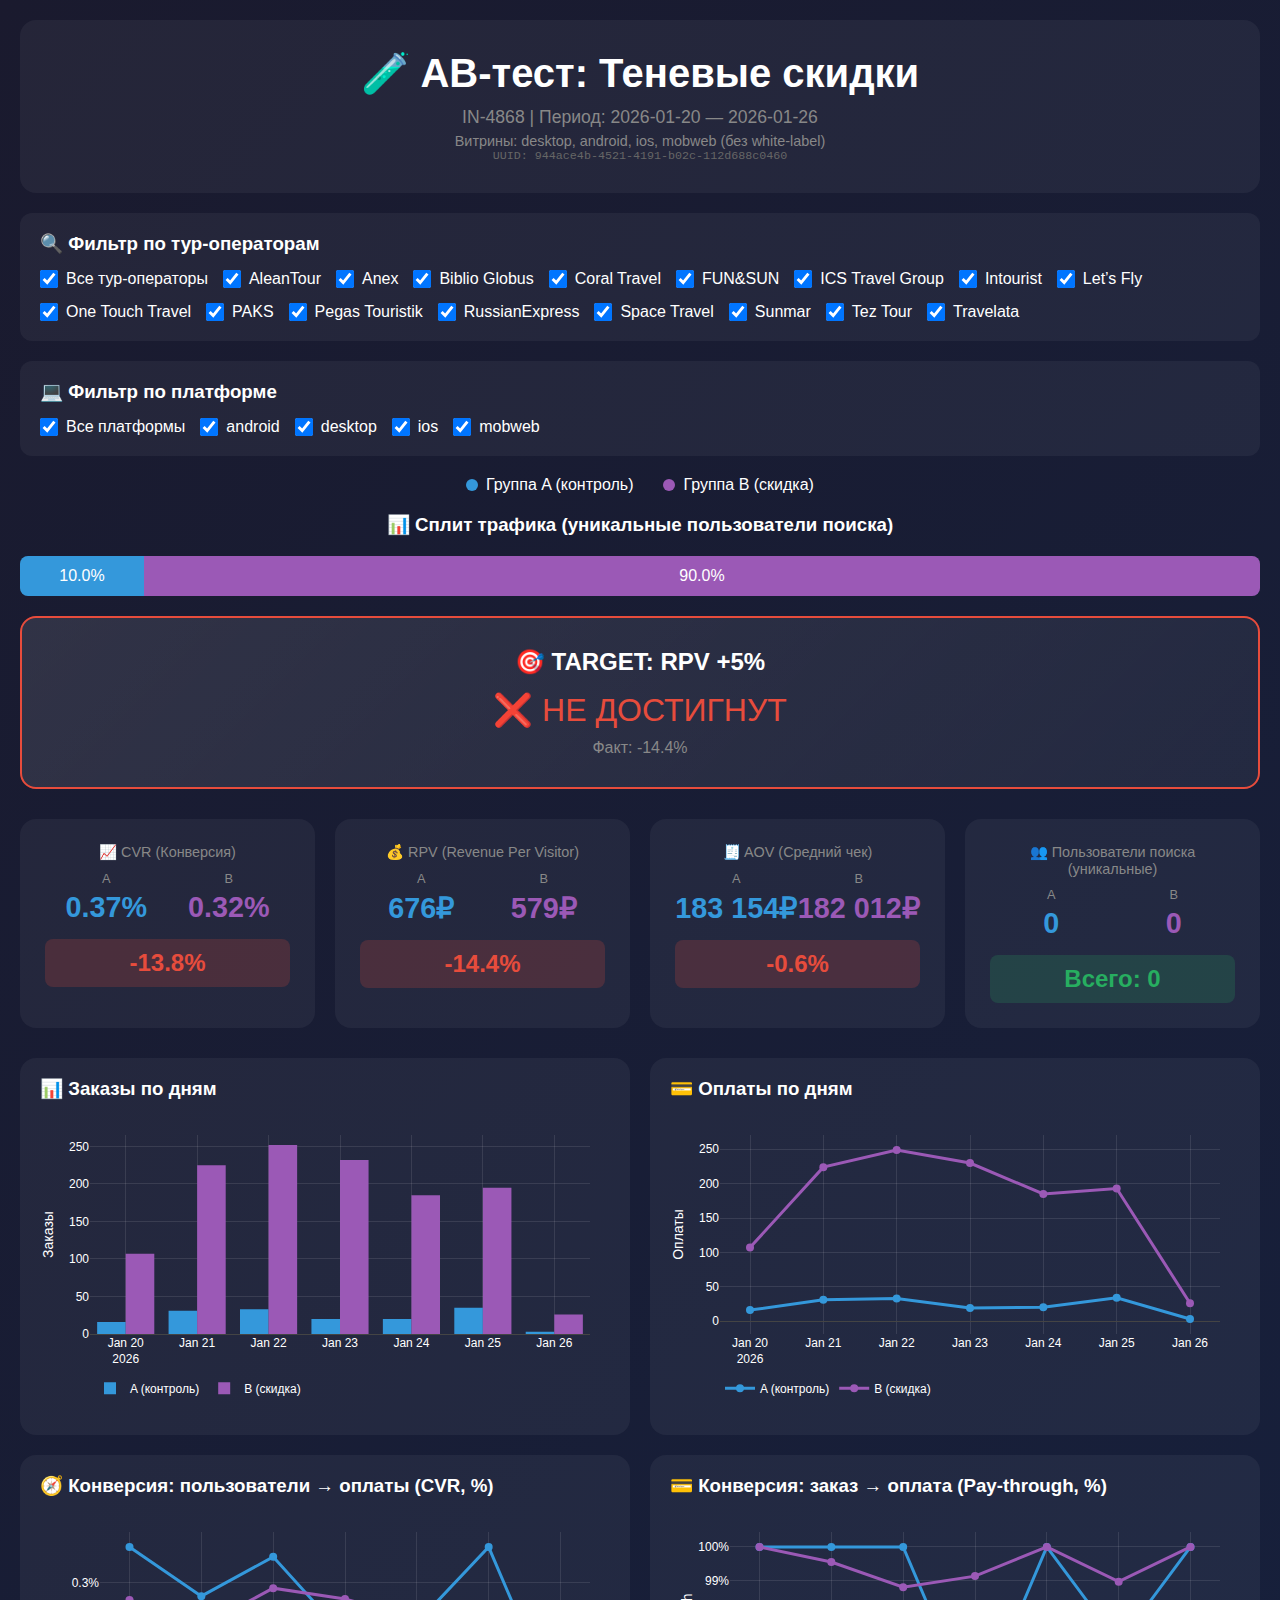
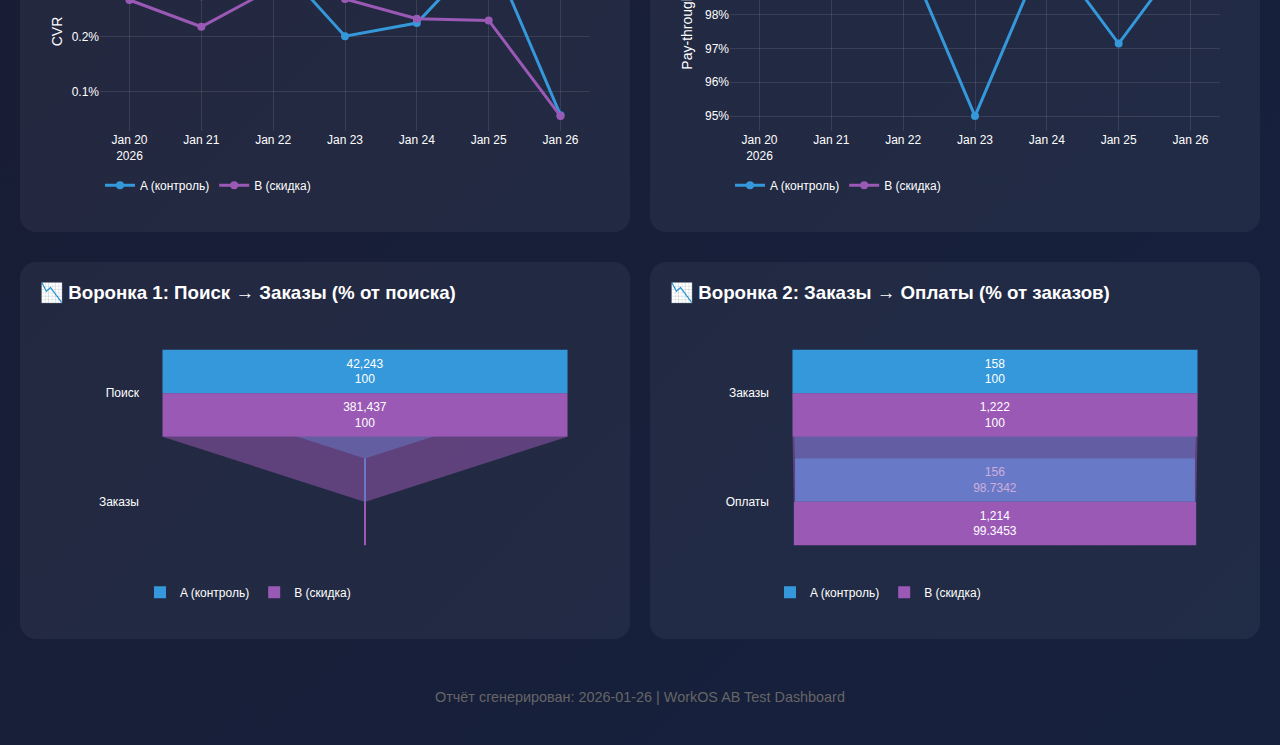
<file: index_standalone.html>
<!DOCTYPE html>
<html lang="ru">
<head>
    <meta charset="UTF-8">
    <meta name="viewport" content="width=device-width, initial-scale=1.0">
    <title>AB-тест IN-4868: Теневые скидки</title>
    <script src="https://cdn.plot.ly/plotly-2.27.0.min.js"></script>
    <link rel="stylesheet" href="styles.css">
</head>
<body>
    <div class="container">
        <div class="header">
            <h1>🧪 AB-тест: Теневые скидки</h1>
            <div class="subtitle">IN-4868 | Период: 2026-01-20 — 2026-01-26</div>
            <div class="subtitle" style="margin-top: 5px; font-size: 0.9em;">Витрины: desktop, android, ios, mobweb (без white-label)</div>
            <div class="uuid">UUID: 944ace4b-4521-4191-b02c-112d688c0460</div>
        </div>

        <div class="filter-section">
            <h3>🔍 Фильтр по тур-операторам</h3>
            <div class="filter-checkboxes" id="tour-operators-filters">
                <div class="filter-checkbox">
                    <input type="checkbox" id="filter-all" checked>
                    <label for="filter-all">Все тур-операторы</label>
                </div>
                <!-- Генерируется динамически -->
            </div>
        </div>

        <div class="filter-section">
            <h3>💻 Фильтр по платформе</h3>
            <div class="filter-checkboxes" id="platforms-filters">
                <div class="filter-checkbox">
                    <input type="checkbox" id="platform-filter-all" checked>
                    <label for="platform-filter-all">Все платформы</label>
                </div>
                <!-- Генерируется динамически -->
            </div>
        </div>

        <div class="legend">
            <div class="legend-item"><div class="legend-dot a"></div> Группа A (контроль)</div>
            <div class="legend-item"><div class="legend-dot b"></div> Группа B (скидка)</div>
        </div>

        <h3 style="text-align: center; margin-bottom: 10px;">📊 Сплит трафика (уникальные пользователи поиска)</h3>
        <div class="split-bar">
            <div class="a" style="width: 10%">10%</div>
            <div class="b" style="width: 90%">90%</div>
        </div>

        <div class="target-card">
            <h2>🎯 TARGET: RPV +5%</h2>
            <div class="status">❌ НЕ ДОСТИГНУТ</div>
            <div class="details">Факт: +0.0%</div>
        </div>

        <div class="metrics-grid">
            <div class="metric-card">
                <div class="label">📈 CVR (Конверсия)</div>
                <div class="values">
                    <div class="value-box a">
                        <div class="variant">A</div>
                        <div class="value">0.00%</div>
                    </div>
                    <div class="value-box b">
                        <div class="variant">B</div>
                        <div class="value">0.00%</div>
                    </div>
                </div>
                <div class="lift positive">+0.0%</div>
            </div>

            <div class="metric-card">
                <div class="label">💰 RPV (Revenue Per Visitor)</div>
                <div class="values">
                    <div class="value-box a">
                        <div class="variant">A</div>
                        <div class="value">0₽</div>
                    </div>
                    <div class="value-box b">
                        <div class="variant">B</div>
                        <div class="value">0₽</div>
                    </div>
                </div>
                <div class="lift positive">+0.0%</div>
            </div>

            <div class="metric-card">
                <div class="label">🧾 AOV (Средний чек)</div>
                <div class="values">
                    <div class="value-box a">
                        <div class="variant">A</div>
                        <div class="value">0₽</div>
                    </div>
                    <div class="value-box b">
                        <div class="variant">B</div>
                        <div class="value">0₽</div>
                    </div>
                </div>
                <div class="lift positive">+0.0%</div>
            </div>

            <div class="metric-card">
                <div class="label">👥 Пользователи поиска (уникальные)</div>
                <div class="values">
                    <div class="value-box a">
                        <div class="variant">A</div>
                        <div class="value">0</div>
                    </div>
                    <div class="value-box b">
                        <div class="variant">B</div>
                        <div class="value">0</div>
                    </div>
                </div>
                <div class="lift positive">Всего: 0</div>
            </div>
        </div>

        <!-- Дневные графики -->
        <div class="daily-charts-grid">
            <div class="chart-card">
                <h3>📊 Заказы по дням</h3>
                <div id="ordersChart" class="chart"></div>
            </div>

            <div class="chart-card">
                <h3>💳 Оплаты по дням</h3>
                <div id="paymentsChart" class="chart"></div>
            </div>

            <div class="chart-card">
                <h3>🧭 Конверсия: пользователи → оплаты (CVR, %)</h3>
                <div id="cvrUsersChart" class="chart"></div>
            </div>

            <div class="chart-card">
                <h3>💳 Конверсия: заказ → оплата (Pay-through, %)</h3>
                <div id="payRateChart" class="chart"></div>
            </div>
        </div>

        <!-- Воронки -->
        <div class="charts-grid">
            <div class="chart-card">
                <h3>📉 Воронка 1: Поиск → Заказы (% от поиска)</h3>
                <div id="funnelChart1" class="chart"></div>
            </div>

            <div class="chart-card">
                <h3>📉 Воронка 2: Заказы → Оплаты (% от заказов)</h3>
                <div id="funnelChart2" class="chart"></div>
            </div>
        </div>
    </div>

    <div class="footer">
        Отчёт сгенерирован: 2026-01-26 | WorkOS AB Test Dashboard
    </div>

    <script>
const EMBEDDED_DATA = {"df": [{"variant": "a", "tour_operator": "AleanTour", "platform": "android", "total_orders": 1, "unique_users": 1, "paid_orders": 1, "paid_revenue": 57988.0, "avg_paid_order_value": 57988.0}, {"variant": "a", "tour_operator": "Anex", "platform": "android", "total_orders": 4, "unique_users": 4, "paid_orders": 4, "paid_revenue": 473758.0, "avg_paid_order_value": 118439.5}, {"variant": "a", "tour_operator": "Anex", "platform": "desktop", "total_orders": 7, "unique_users": 7, "paid_orders": 7, "paid_revenue": 2580218.0, "avg_paid_order_value": 368602.5714285714}, {"variant": "a", "tour_operator": "Anex", "platform": "ios", "total_orders": 4, "unique_users": 4, "paid_orders": 4, "paid_revenue": 948843.0, "avg_paid_order_value": 237210.75}, {"variant": "a", "tour_operator": "Biblio Globus", "platform": "android", "total_orders": 4, "unique_users": 4, "paid_orders": 4, "paid_revenue": 753256.0, "avg_paid_order_value": 188314.0}, {"variant": "a", "tour_operator": "Biblio Globus", "platform": "desktop", "total_orders": 12, "unique_users": 11, "paid_orders": 12, "paid_revenue": 2104527.0, "avg_paid_order_value": 175377.25}, {"variant": "a", "tour_operator": "Biblio Globus", "platform": "ios", "total_orders": 11, "unique_users": 11, "paid_orders": 11, "paid_revenue": 2029647.0, "avg_paid_order_value": 184513.36363636365}, {"variant": "a", "tour_operator": "Biblio Globus", "platform": "mobweb", "total_orders": 2, "unique_users": 2, "paid_orders": 2, "paid_revenue": 45009.0, "avg_paid_order_value": 22504.5}, {"variant": "a", "tour_operator": "Coral Travel", "platform": "desktop", "total_orders": 1, "unique_users": 1, "paid_orders": 1, "paid_revenue": 143802.0, "avg_paid_order_value": 143802.0}, {"variant": "a", "tour_operator": "Coral Travel", "platform": "ios", "total_orders": 2, "unique_users": 2, "paid_orders": 2, "paid_revenue": 271719.0, "avg_paid_order_value": 135859.5}, {"variant": "a", "tour_operator": "FUN&SUN", "platform": "android", "total_orders": 4, "unique_users": 4, "paid_orders": 4, "paid_revenue": 733170.0, "avg_paid_order_value": 183292.5}, {"variant": "a", "tour_operator": "FUN&SUN", "platform": "desktop", "total_orders": 9, "unique_users": 8, "paid_orders": 9, "paid_revenue": 1285377.0, "avg_paid_order_value": 142819.66666666666}, {"variant": "a", "tour_operator": "FUN&SUN", "platform": "ios", "total_orders": 6, "unique_users": 6, "paid_orders": 6, "paid_revenue": 1061570.0, "avg_paid_order_value": 176928.33333333334}, {"variant": "a", "tour_operator": "FUN&SUN", "platform": "mobweb", "total_orders": 1, "unique_users": 1, "paid_orders": 1, "paid_revenue": 132334.0, "avg_paid_order_value": 132334.0}, {"variant": "a", "tour_operator": "ICS Travel Group", "platform": "android", "total_orders": 5, "unique_users": 4, "paid_orders": 4, "paid_revenue": 685412.0, "avg_paid_order_value": 171353.0}, {"variant": "a", "tour_operator": "ICS Travel Group", "platform": "desktop", "total_orders": 6, "unique_users": 6, "paid_orders": 6, "paid_revenue": 1043393.0, "avg_paid_order_value": 173898.83333333334}, {"variant": "a", "tour_operator": "ICS Travel Group", "platform": "ios", "total_orders": 3, "unique_users": 3, "paid_orders": 3, "paid_revenue": 770994.0, "avg_paid_order_value": 256998.0}, {"variant": "a", "tour_operator": "Intourist", "platform": "desktop", "total_orders": 2, "unique_users": 2, "paid_orders": 2, "paid_revenue": 278919.0, "avg_paid_order_value": 139459.5}, {"variant": "a", "tour_operator": "Intourist", "platform": "ios", "total_orders": 3, "unique_users": 3, "paid_orders": 3, "paid_revenue": 477539.0, "avg_paid_order_value": 159179.66666666666}, {"variant": "a", "tour_operator": "Let’s Fly", "platform": "android", "total_orders": 1, "unique_users": 1, "paid_orders": 1, "paid_revenue": 135409.0, "avg_paid_order_value": 135409.0}, {"variant": "a", "tour_operator": "Let’s Fly", "platform": "ios", "total_orders": 2, "unique_users": 2, "paid_orders": 2, "paid_revenue": 180978.0, "avg_paid_order_value": 90489.0}, {"variant": "a", "tour_operator": "PAKS", "platform": "ios", "total_orders": 1, "unique_users": 1, "paid_orders": 1, "paid_revenue": 110372.0, "avg_paid_order_value": 110372.0}, {"variant": "a", "tour_operator": "Pegas Touristik", "platform": "android", "total_orders": 4, "unique_users": 4, "paid_orders": 4, "paid_revenue": 520137.0, "avg_paid_order_value": 130034.25}, {"variant": "a", "tour_operator": "Pegas Touristik", "platform": "desktop", "total_orders": 8, "unique_users": 8, "paid_orders": 8, "paid_revenue": 1732963.0, "avg_paid_order_value": 216620.375}, {"variant": "a", "tour_operator": "Pegas Touristik", "platform": "ios", "total_orders": 3, "unique_users": 3, "paid_orders": 3, "paid_revenue": 401373.0, "avg_paid_order_value": 133791.0}, {"variant": "a", "tour_operator": "RussianExpress", "platform": "desktop", "total_orders": 1, "unique_users": 1, "paid_orders": 1, "paid_revenue": 123263.0, "avg_paid_order_value": 123263.0}, {"variant": "a", "tour_operator": "Space Travel", "platform": "android", "total_orders": 2, "unique_users": 2, "paid_orders": 2, "paid_revenue": 216109.0, "avg_paid_order_value": 108054.5}, {"variant": "a", "tour_operator": "Space Travel", "platform": "desktop", "total_orders": 1, "unique_users": 1, "paid_orders": 1, "paid_revenue": 271833.0, "avg_paid_order_value": 271833.0}, {"variant": "a", "tour_operator": "Sunmar", "platform": "android", "total_orders": 3, "unique_users": 3, "paid_orders": 3, "paid_revenue": 679178.0, "avg_paid_order_value": 226392.66666666666}, {"variant": "a", "tour_operator": "Sunmar", "platform": "desktop", "total_orders": 2, "unique_users": 2, "paid_orders": 1, "paid_revenue": 123497.0, "avg_paid_order_value": 123497.0}, {"variant": "a", "tour_operator": "Sunmar", "platform": "ios", "total_orders": 11, "unique_users": 11, "paid_orders": 11, "paid_revenue": 1957255.0, "avg_paid_order_value": 177932.27272727274}, {"variant": "a", "tour_operator": "Tez Tour", "platform": "desktop", "total_orders": 1, "unique_users": 1, "paid_orders": 1, "paid_revenue": 414225.0, "avg_paid_order_value": 414225.0}, {"variant": "a", "tour_operator": "Tez Tour", "platform": "mobweb", "total_orders": 1, "unique_users": 1, "paid_orders": 1, "paid_revenue": 160637.0, "avg_paid_order_value": 160637.0}, {"variant": "a", "tour_operator": "Travelata", "platform": "android", "total_orders": 6, "unique_users": 5, "paid_orders": 6, "paid_revenue": 919199.0, "avg_paid_order_value": 153199.83333333334}, {"variant": "a", "tour_operator": "Travelata", "platform": "desktop", "total_orders": 7, "unique_users": 7, "paid_orders": 7, "paid_revenue": 1548002.0, "avg_paid_order_value": 221143.14285714287}, {"variant": "a", "tour_operator": "Travelata", "platform": "ios", "total_orders": 14, "unique_users": 14, "paid_orders": 14, "paid_revenue": 2781280.0, "avg_paid_order_value": 198662.85714285713}, {"variant": "a", "tour_operator": "Travelata", "platform": "mobweb", "total_orders": 3, "unique_users": 3, "paid_orders": 3, "paid_revenue": 418899.0, "avg_paid_order_value": 139633.0}, {"variant": "b", "tour_operator": "AleanTour", "platform": "desktop", "total_orders": 1, "unique_users": 1, "paid_orders": 1, "paid_revenue": 169948.0, "avg_paid_order_value": 169948.0}, {"variant": "b", "tour_operator": "AleanTour", "platform": "ios", "total_orders": 1, "unique_users": 1, "paid_orders": 1, "paid_revenue": 53740.0, "avg_paid_order_value": 53740.0}, {"variant": "b", "tour_operator": "Anex", "platform": "android", "total_orders": 27, "unique_users": 25, "paid_orders": 26, "paid_revenue": 5385325.0, "avg_paid_order_value": 207127.88461538462}, {"variant": "b", "tour_operator": "Anex", "platform": "desktop", "total_orders": 31, "unique_users": 30, "paid_orders": 31, "paid_revenue": 8033104.0, "avg_paid_order_value": 259132.38709677418}, {"variant": "b", "tour_operator": "Anex", "platform": "ios", "total_orders": 43, "unique_users": 41, "paid_orders": 43, "paid_revenue": 10386839.0, "avg_paid_order_value": 241554.39534883722}, {"variant": "b", "tour_operator": "Anex", "platform": "mobweb", "total_orders": 4, "unique_users": 4, "paid_orders": 4, "paid_revenue": 802626.0, "avg_paid_order_value": 200656.5}, {"variant": "b", "tour_operator": "Biblio Globus", "platform": "android", "total_orders": 55, "unique_users": 54, "paid_orders": 55, "paid_revenue": 7397809.0, "avg_paid_order_value": 134505.6181818182}, {"variant": "b", "tour_operator": "Biblio Globus", "platform": "desktop", "total_orders": 112, "unique_users": 106, "paid_orders": 111, "paid_revenue": 20429747.0, "avg_paid_order_value": 185724.97272727272}, {"variant": "b", "tour_operator": "Biblio Globus", "platform": "ios", "total_orders": 76, "unique_users": 74, "paid_orders": 76, "paid_revenue": 11737747.0, "avg_paid_order_value": 154444.0394736842}, {"variant": "b", "tour_operator": "Biblio Globus", "platform": "mobweb", "total_orders": 24, "unique_users": 23, "paid_orders": 24, "paid_revenue": 3150325.0, "avg_paid_order_value": 131263.54166666666}, {"variant": "b", "tour_operator": "Coral Travel", "platform": "android", "total_orders": 6, "unique_users": 6, "paid_orders": 6, "paid_revenue": 947291.0, "avg_paid_order_value": 157881.83333333334}, {"variant": "b", "tour_operator": "Coral Travel", "platform": "desktop", "total_orders": 5, "unique_users": 5, "paid_orders": 5, "paid_revenue": 759845.0, "avg_paid_order_value": 151969.0}, {"variant": "b", "tour_operator": "Coral Travel", "platform": "ios", "total_orders": 2, "unique_users": 2, "paid_orders": 2, "paid_revenue": 224495.0, "avg_paid_order_value": 112247.5}, {"variant": "b", "tour_operator": "Coral Travel", "platform": "mobweb", "total_orders": 3, "unique_users": 3, "paid_orders": 3, "paid_revenue": 657797.0, "avg_paid_order_value": 219265.66666666666}, {"variant": "b", "tour_operator": "FUN&SUN", "platform": "android", "total_orders": 30, "unique_users": 30, "paid_orders": 29, "paid_revenue": 6235985.0, "avg_paid_order_value": 215033.9655172414}, {"variant": "b", "tour_operator": "FUN&SUN", "platform": "desktop", "total_orders": 45, "unique_users": 39, "paid_orders": 45, "paid_revenue": 8174349.0, "avg_paid_order_value": 181652.2}, {"variant": "b", "tour_operator": "FUN&SUN", "platform": "ios", "total_orders": 41, "unique_users": 41, "paid_orders": 40, "paid_revenue": 7728898.0, "avg_paid_order_value": 193222.45}, {"variant": "b", "tour_operator": "FUN&SUN", "platform": "mobweb", "total_orders": 6, "unique_users": 6, "paid_orders": 6, "paid_revenue": 506452.0, "avg_paid_order_value": 84408.66666666667}, {"variant": "b", "tour_operator": "ICS Travel Group", "platform": "android", "total_orders": 16, "unique_users": 14, "paid_orders": 16, "paid_revenue": 2607844.0, "avg_paid_order_value": 162990.25}, {"variant": "b", "tour_operator": "ICS Travel Group", "platform": "desktop", "total_orders": 29, "unique_users": 29, "paid_orders": 29, "paid_revenue": 5633644.0, "avg_paid_order_value": 194263.58620689655}, {"variant": "b", "tour_operator": "ICS Travel Group", "platform": "ios", "total_orders": 19, "unique_users": 19, "paid_orders": 19, "paid_revenue": 3276677.0, "avg_paid_order_value": 172456.68421052632}, {"variant": "b", "tour_operator": "ICS Travel Group", "platform": "mobweb", "total_orders": 4, "unique_users": 4, "paid_orders": 4, "paid_revenue": 710632.0, "avg_paid_order_value": 177658.0}, {"variant": "b", "tour_operator": "Intourist", "platform": "android", "total_orders": 12, "unique_users": 11, "paid_orders": 12, "paid_revenue": 1594386.0, "avg_paid_order_value": 132865.5}, {"variant": "b", "tour_operator": "Intourist", "platform": "desktop", "total_orders": 22, "unique_users": 22, "paid_orders": 22, "paid_revenue": 3888148.0, "avg_paid_order_value": 176734.0}, {"variant": "b", "tour_operator": "Intourist", "platform": "ios", "total_orders": 27, "unique_users": 27, "paid_orders": 27, "paid_revenue": 5075059.0, "avg_paid_order_value": 187965.14814814815}, {"variant": "b", "tour_operator": "Intourist", "platform": "mobweb", "total_orders": 8, "unique_users": 8, "paid_orders": 8, "paid_revenue": 1469845.0, "avg_paid_order_value": 183730.625}, {"variant": "b", "tour_operator": "Let’s Fly", "platform": "android", "total_orders": 2, "unique_users": 2, "paid_orders": 2, "paid_revenue": 442152.0, "avg_paid_order_value": 221076.0}, {"variant": "b", "tour_operator": "Let’s Fly", "platform": "desktop", "total_orders": 15, "unique_users": 14, "paid_orders": 14, "paid_revenue": 2468707.0, "avg_paid_order_value": 176336.2142857143}, {"variant": "b", "tour_operator": "Let’s Fly", "platform": "ios", "total_orders": 5, "unique_users": 5, "paid_orders": 5, "paid_revenue": 608236.0, "avg_paid_order_value": 121647.2}, {"variant": "b", "tour_operator": "Let’s Fly", "platform": "mobweb", "total_orders": 3, "unique_users": 3, "paid_orders": 3, "paid_revenue": 471071.0, "avg_paid_order_value": 157023.66666666666}, {"variant": "b", "tour_operator": "One Touch Travel", "platform": "desktop", "total_orders": 4, "unique_users": 4, "paid_orders": 4, "paid_revenue": 1173469.0, "avg_paid_order_value": 293367.25}, {"variant": "b", "tour_operator": "One Touch Travel", "platform": "ios", "total_orders": 3, "unique_users": 3, "paid_orders": 3, "paid_revenue": 366388.0, "avg_paid_order_value": 122129.33333333333}, {"variant": "b", "tour_operator": "PAKS", "platform": "android", "total_orders": 5, "unique_users": 5, "paid_orders": 5, "paid_revenue": 1164174.0, "avg_paid_order_value": 232834.8}, {"variant": "b", "tour_operator": "PAKS", "platform": "desktop", "total_orders": 8, "unique_users": 8, "paid_orders": 8, "paid_revenue": 1688021.0, "avg_paid_order_value": 211002.625}, {"variant": "b", "tour_operator": "PAKS", "platform": "ios", "total_orders": 4, "unique_users": 4, "paid_orders": 4, "paid_revenue": 1077647.0, "avg_paid_order_value": 269411.75}, {"variant": "b", "tour_operator": "PAKS", "platform": "mobweb", "total_orders": 2, "unique_users": 2, "paid_orders": 2, "paid_revenue": 733525.0, "avg_paid_order_value": 366762.5}, {"variant": "b", "tour_operator": "Pegas Touristik", "platform": "android", "total_orders": 21, "unique_users": 21, "paid_orders": 21, "paid_revenue": 3845891.0, "avg_paid_order_value": 183137.66666666666}, {"variant": "b", "tour_operator": "Pegas Touristik", "platform": "desktop", "total_orders": 66, "unique_users": 62, "paid_orders": 64, "paid_revenue": 14352135.0, "avg_paid_order_value": 224252.109375}, {"variant": "b", "tour_operator": "Pegas Touristik", "platform": "ios", "total_orders": 42, "unique_users": 41, "paid_orders": 42, "paid_revenue": 7087387.0, "avg_paid_order_value": 168747.30952380953}, {"variant": "b", "tour_operator": "Pegas Touristik", "platform": "mobweb", "total_orders": 7, "unique_users": 7, "paid_orders": 7, "paid_revenue": 1142274.0, "avg_paid_order_value": 163182.0}, {"variant": "b", "tour_operator": "RussianExpress", "platform": "android", "total_orders": 1, "unique_users": 1, "paid_orders": 1, "paid_revenue": 224191.0, "avg_paid_order_value": 224191.0}, {"variant": "b", "tour_operator": "RussianExpress", "platform": "desktop", "total_orders": 6, "unique_users": 6, "paid_orders": 6, "paid_revenue": 1481841.0, "avg_paid_order_value": 246973.5}, {"variant": "b", "tour_operator": "RussianExpress", "platform": "ios", "total_orders": 12, "unique_users": 12, "paid_orders": 12, "paid_revenue": 2660678.0, "avg_paid_order_value": 221723.16666666666}, {"variant": "b", "tour_operator": "Space Travel", "platform": "android", "total_orders": 10, "unique_users": 10, "paid_orders": 10, "paid_revenue": 1616691.0, "avg_paid_order_value": 161669.1}, {"variant": "b", "tour_operator": "Space Travel", "platform": "desktop", "total_orders": 20, "unique_users": 19, "paid_orders": 20, "paid_revenue": 4580537.0, "avg_paid_order_value": 229026.85}, {"variant": "b", "tour_operator": "Space Travel", "platform": "ios", "total_orders": 21, "unique_users": 21, "paid_orders": 21, "paid_revenue": 2800739.0, "avg_paid_order_value": 133368.52380952382}, {"variant": "b", "tour_operator": "Space Travel", "platform": "mobweb", "total_orders": 3, "unique_users": 3, "paid_orders": 3, "paid_revenue": 414236.0, "avg_paid_order_value": 138078.66666666666}, {"variant": "b", "tour_operator": "Sunmar", "platform": "android", "total_orders": 21, "unique_users": 21, "paid_orders": 21, "paid_revenue": 3258254.0, "avg_paid_order_value": 155154.95238095237}, {"variant": "b", "tour_operator": "Sunmar", "platform": "desktop", "total_orders": 33, "unique_users": 30, "paid_orders": 33, "paid_revenue": 5897026.0, "avg_paid_order_value": 178697.75757575757}, {"variant": "b", "tour_operator": "Sunmar", "platform": "ios", "total_orders": 25, "unique_users": 25, "paid_orders": 25, "paid_revenue": 3869779.0, "avg_paid_order_value": 154791.16}, {"variant": "b", "tour_operator": "Sunmar", "platform": "mobweb", "total_orders": 5, "unique_users": 5, "paid_orders": 5, "paid_revenue": 944255.0, "avg_paid_order_value": 188851.0}, {"variant": "b", "tour_operator": "Tez Tour", "platform": "android", "total_orders": 4, "unique_users": 4, "paid_orders": 4, "paid_revenue": 786401.0, "avg_paid_order_value": 196600.25}, {"variant": "b", "tour_operator": "Tez Tour", "platform": "desktop", "total_orders": 7, "unique_users": 7, "paid_orders": 7, "paid_revenue": 1550528.0, "avg_paid_order_value": 221504.0}, {"variant": "b", "tour_operator": "Tez Tour", "platform": "ios", "total_orders": 4, "unique_users": 4, "paid_orders": 4, "paid_revenue": 1028542.0, "avg_paid_order_value": 257135.5}, {"variant": "b", "tour_operator": "Tez Tour", "platform": "mobweb", "total_orders": 3, "unique_users": 3, "paid_orders": 3, "paid_revenue": 570603.0, "avg_paid_order_value": 190201.0}, {"variant": "b", "tour_operator": "Travelata", "platform": "android", "total_orders": 42, "unique_users": 41, "paid_orders": 41, "paid_revenue": 6239706.0, "avg_paid_order_value": 152187.9512195122}, {"variant": "b", "tour_operator": "Travelata", "platform": "desktop", "total_orders": 83, "unique_users": 80, "paid_orders": 83, "paid_revenue": 15069233.0, "avg_paid_order_value": 181557.02409638555}, {"variant": "b", "tour_operator": "Travelata", "platform": "ios", "total_orders": 72, "unique_users": 71, "paid_orders": 72, "paid_revenue": 12407213.0, "avg_paid_order_value": 172322.40277777778}, {"variant": "b", "tour_operator": "Travelata", "platform": "mobweb", "total_orders": 14, "unique_users": 14, "paid_orders": 14, "paid_revenue": 1902826.0, "avg_paid_order_value": 135916.14285714287}], "daily_df": [{"date": "2026-01-20", "variant": "a", "tour_operator": "Anex", "platform": "android", "orders": 1, "unique_users": 1, "paid_orders": 1, "paid_revenue": 187535.0}, {"date": "2026-01-20", "variant": "a", "tour_operator": "Anex", "platform": "desktop", "orders": 2, "unique_users": 2, "paid_orders": 2, "paid_revenue": 1127249.0}, {"date": "2026-01-20", "variant": "a", "tour_operator": "Biblio Globus", "platform": "desktop", "orders": 1, "unique_users": 1, "paid_orders": 1, "paid_revenue": 286245.0}, {"date": "2026-01-20", "variant": "a", "tour_operator": "FUN&SUN", "platform": "android", "orders": 1, "unique_users": 1, "paid_orders": 1, "paid_revenue": 168574.0}, {"date": "2026-01-20", "variant": "a", "tour_operator": "FUN&SUN", "platform": "desktop", "orders": 2, "unique_users": 1, "paid_orders": 2, "paid_revenue": 238425.0}, {"date": "2026-01-20", "variant": "a", "tour_operator": "FUN&SUN", "platform": "ios", "orders": 2, "unique_users": 2, "paid_orders": 2, "paid_revenue": 518412.0}, {"date": "2026-01-20", "variant": "a", "tour_operator": "Pegas Touristik", "platform": "android", "orders": 1, "unique_users": 1, "paid_orders": 1, "paid_revenue": 179232.0}, {"date": "2026-01-20", "variant": "a", "tour_operator": "Pegas Touristik", "platform": "desktop", "orders": 1, "unique_users": 1, "paid_orders": 1, "paid_revenue": 198036.0}, {"date": "2026-01-20", "variant": "a", "tour_operator": "Sunmar", "platform": "desktop", "orders": 1, "unique_users": 1, "paid_orders": 1, "paid_revenue": 123497.0}, {"date": "2026-01-20", "variant": "a", "tour_operator": "Sunmar", "platform": "ios", "orders": 2, "unique_users": 2, "paid_orders": 2, "paid_revenue": 295291.0}, {"date": "2026-01-20", "variant": "a", "tour_operator": "Travelata", "platform": "ios", "orders": 2, "unique_users": 2, "paid_orders": 2, "paid_revenue": 282464.0}, {"date": "2026-01-20", "variant": "b", "tour_operator": "Anex", "platform": "android", "orders": 1, "unique_users": 1, "paid_orders": 1, "paid_revenue": 498562.0}, {"date": "2026-01-20", "variant": "b", "tour_operator": "Anex", "platform": "desktop", "orders": 3, "unique_users": 3, "paid_orders": 3, "paid_revenue": 588490.0}, {"date": "2026-01-20", "variant": "b", "tour_operator": "Anex", "platform": "ios", "orders": 1, "unique_users": 1, "paid_orders": 1, "paid_revenue": 88193.0}, {"date": "2026-01-20", "variant": "b", "tour_operator": "Anex", "platform": "mobweb", "orders": 1, "unique_users": 1, "paid_orders": 1, "paid_revenue": 76185.0}, {"date": "2026-01-20", "variant": "b", "tour_operator": "Biblio Globus", "platform": "android", "orders": 6, "unique_users": 6, "paid_orders": 6, "paid_revenue": 765612.0}, {"date": "2026-01-20", "variant": "b", "tour_operator": "Biblio Globus", "platform": "desktop", "orders": 10, "unique_users": 10, "paid_orders": 10, "paid_revenue": 1914399.0}, {"date": "2026-01-20", "variant": "b", "tour_operator": "Biblio Globus", "platform": "ios", "orders": 8, "unique_users": 8, "paid_orders": 8, "paid_revenue": 1102252.0}, {"date": "2026-01-20", "variant": "b", "tour_operator": "Biblio Globus", "platform": "mobweb", "orders": 3, "unique_users": 3, "paid_orders": 3, "paid_revenue": 394424.0}, {"date": "2026-01-20", "variant": "b", "tour_operator": "Coral Travel", "platform": "android", "orders": 1, "unique_users": 1, "paid_orders": 1, "paid_revenue": 135410.0}, {"date": "2026-01-20", "variant": "b", "tour_operator": "Coral Travel", "platform": "mobweb", "orders": 1, "unique_users": 1, "paid_orders": 1, "paid_revenue": 185383.0}, {"date": "2026-01-20", "variant": "b", "tour_operator": "FUN&SUN", "platform": "android", "orders": 4, "unique_users": 4, "paid_orders": 4, "paid_revenue": 897850.0}, {"date": "2026-01-20", "variant": "b", "tour_operator": "FUN&SUN", "platform": "desktop", "orders": 5, "unique_users": 5, "paid_orders": 5, "paid_revenue": 857001.0}, {"date": "2026-01-20", "variant": "b", "tour_operator": "FUN&SUN", "platform": "ios", "orders": 4, "unique_users": 4, "paid_orders": 4, "paid_revenue": 964239.0}, {"date": "2026-01-20", "variant": "b", "tour_operator": "ICS Travel Group", "platform": "desktop", "orders": 2, "unique_users": 2, "paid_orders": 2, "paid_revenue": 392587.0}, {"date": "2026-01-20", "variant": "b", "tour_operator": "ICS Travel Group", "platform": "ios", "orders": 1, "unique_users": 1, "paid_orders": 1, "paid_revenue": 181666.0}, {"date": "2026-01-20", "variant": "b", "tour_operator": "ICS Travel Group", "platform": "mobweb", "orders": 1, "unique_users": 1, "paid_orders": 1, "paid_revenue": 178614.0}, {"date": "2026-01-20", "variant": "b", "tour_operator": "Intourist", "platform": "android", "orders": 1, "unique_users": 1, "paid_orders": 1, "paid_revenue": 112474.0}, {"date": "2026-01-20", "variant": "b", "tour_operator": "Intourist", "platform": "ios", "orders": 2, "unique_users": 2, "paid_orders": 2, "paid_revenue": 474047.0}, {"date": "2026-01-20", "variant": "b", "tour_operator": "Intourist", "platform": "mobweb", "orders": 1, "unique_users": 1, "paid_orders": 1, "paid_revenue": 182467.0}, {"date": "2026-01-20", "variant": "b", "tour_operator": "Let’s Fly", "platform": "desktop", "orders": 1, "unique_users": 1, "paid_orders": 1, "paid_revenue": 197214.0}, {"date": "2026-01-20", "variant": "b", "tour_operator": "PAKS", "platform": "android", "orders": 1, "unique_users": 1, "paid_orders": 1, "paid_revenue": 319775.0}, {"date": "2026-01-20", "variant": "b", "tour_operator": "PAKS", "platform": "desktop", "orders": 1, "unique_users": 1, "paid_orders": 1, "paid_revenue": 216112.0}, {"date": "2026-01-20", "variant": "b", "tour_operator": "Pegas Touristik", "platform": "android", "orders": 3, "unique_users": 3, "paid_orders": 3, "paid_revenue": 595567.0}, {"date": "2026-01-20", "variant": "b", "tour_operator": "Pegas Touristik", "platform": "desktop", "orders": 7, "unique_users": 6, "paid_orders": 7, "paid_revenue": 1674854.0}, {"date": "2026-01-20", "variant": "b", "tour_operator": "Pegas Touristik", "platform": "ios", "orders": 1, "unique_users": 1, "paid_orders": 1, "paid_revenue": 239673.0}, {"date": "2026-01-20", "variant": "b", "tour_operator": "Pegas Touristik", "platform": "mobweb", "orders": 1, "unique_users": 1, "paid_orders": 1, "paid_revenue": 127488.0}, {"date": "2026-01-20", "variant": "b", "tour_operator": "RussianExpress", "platform": "desktop", "orders": 2, "unique_users": 2, "paid_orders": 2, "paid_revenue": 383392.0}, {"date": "2026-01-20", "variant": "b", "tour_operator": "RussianExpress", "platform": "ios", "orders": 3, "unique_users": 3, "paid_orders": 3, "paid_revenue": 777311.0}, {"date": "2026-01-20", "variant": "b", "tour_operator": "Space Travel", "platform": "android", "orders": 1, "unique_users": 1, "paid_orders": 1, "paid_revenue": 294292.0}, {"date": "2026-01-20", "variant": "b", "tour_operator": "Sunmar", "platform": "android", "orders": 2, "unique_users": 2, "paid_orders": 2, "paid_revenue": 391241.0}, {"date": "2026-01-20", "variant": "b", "tour_operator": "Sunmar", "platform": "desktop", "orders": 1, "unique_users": 1, "paid_orders": 1, "paid_revenue": 208847.0}, {"date": "2026-01-20", "variant": "b", "tour_operator": "Sunmar", "platform": "mobweb", "orders": 1, "unique_users": 1, "paid_orders": 1, "paid_revenue": 264607.0}, {"date": "2026-01-20", "variant": "b", "tour_operator": "Tez Tour", "platform": "desktop", "orders": 1, "unique_users": 1, "paid_orders": 1, "paid_revenue": 344534.0}, {"date": "2026-01-20", "variant": "b", "tour_operator": "Tez Tour", "platform": "mobweb", "orders": 1, "unique_users": 1, "paid_orders": 1, "paid_revenue": 161460.0}, {"date": "2026-01-20", "variant": "b", "tour_operator": "Travelata", "platform": "android", "orders": 4, "unique_users": 4, "paid_orders": 4, "paid_revenue": 620553.0}, {"date": "2026-01-20", "variant": "b", "tour_operator": "Travelata", "platform": "desktop", "orders": 11, "unique_users": 9, "paid_orders": 11, "paid_revenue": 2145037.0}, {"date": "2026-01-20", "variant": "b", "tour_operator": "Travelata", "platform": "ios", "orders": 9, "unique_users": 9, "paid_orders": 9, "paid_revenue": 1194280.0}, {"date": "2026-01-21", "variant": "a", "tour_operator": "Anex", "platform": "desktop", "orders": 1, "unique_users": 1, "paid_orders": 1, "paid_revenue": 356430.0}, {"date": "2026-01-21", "variant": "a", "tour_operator": "Biblio Globus", "platform": "android", "orders": 1, "unique_users": 1, "paid_orders": 1, "paid_revenue": 226930.0}, {"date": "2026-01-21", "variant": "a", "tour_operator": "Biblio Globus", "platform": "desktop", "orders": 4, "unique_users": 3, "paid_orders": 4, "paid_revenue": 469781.0}, {"date": "2026-01-21", "variant": "a", "tour_operator": "Biblio Globus", "platform": "ios", "orders": 3, "unique_users": 3, "paid_orders": 3, "paid_revenue": 763858.0}, {"date": "2026-01-21", "variant": "a", "tour_operator": "FUN&SUN", "platform": "desktop", "orders": 1, "unique_users": 1, "paid_orders": 1, "paid_revenue": 101596.0}, {"date": "2026-01-21", "variant": "a", "tour_operator": "FUN&SUN", "platform": "ios", "orders": 2, "unique_users": 2, "paid_orders": 2, "paid_revenue": 357675.0}, {"date": "2026-01-21", "variant": "a", "tour_operator": "ICS Travel Group", "platform": "android", "orders": 2, "unique_users": 1, "paid_orders": 2, "paid_revenue": 280150.0}, {"date": "2026-01-21", "variant": "a", "tour_operator": "ICS Travel Group", "platform": "desktop", "orders": 1, "unique_users": 1, "paid_orders": 1, "paid_revenue": 113680.0}, {"date": "2026-01-21", "variant": "a", "tour_operator": "ICS Travel Group", "platform": "ios", "orders": 1, "unique_users": 1, "paid_orders": 1, "paid_revenue": 297032.0}, {"date": "2026-01-21", "variant": "a", "tour_operator": "Intourist", "platform": "ios", "orders": 1, "unique_users": 1, "paid_orders": 1, "paid_revenue": 290917.0}, {"date": "2026-01-21", "variant": "a", "tour_operator": "Let’s Fly", "platform": "ios", "orders": 1, "unique_users": 1, "paid_orders": 1, "paid_revenue": 115299.0}, {"date": "2026-01-21", "variant": "a", "tour_operator": "Pegas Touristik", "platform": "desktop", "orders": 1, "unique_users": 1, "paid_orders": 1, "paid_revenue": 205213.0}, {"date": "2026-01-21", "variant": "a", "tour_operator": "RussianExpress", "platform": "desktop", "orders": 1, "unique_users": 1, "paid_orders": 1, "paid_revenue": 123263.0}, {"date": "2026-01-21", "variant": "a", "tour_operator": "Space Travel", "platform": "android", "orders": 2, "unique_users": 2, "paid_orders": 2, "paid_revenue": 216109.0}, {"date": "2026-01-21", "variant": "a", "tour_operator": "Sunmar", "platform": "android", "orders": 1, "unique_users": 1, "paid_orders": 1, "paid_revenue": 299000.0}, {"date": "2026-01-21", "variant": "a", "tour_operator": "Travelata", "platform": "android", "orders": 3, "unique_users": 2, "paid_orders": 3, "paid_revenue": 393262.0}, {"date": "2026-01-21", "variant": "a", "tour_operator": "Travelata", "platform": "desktop", "orders": 1, "unique_users": 1, "paid_orders": 1, "paid_revenue": 456520.0}, {"date": "2026-01-21", "variant": "a", "tour_operator": "Travelata", "platform": "ios", "orders": 4, "unique_users": 4, "paid_orders": 4, "paid_revenue": 1024163.0}, {"date": "2026-01-21", "variant": "b", "tour_operator": "Anex", "platform": "android", "orders": 1, "unique_users": 1, "paid_orders": 1, "paid_revenue": 60855.0}, {"date": "2026-01-21", "variant": "b", "tour_operator": "Anex", "platform": "desktop", "orders": 3, "unique_users": 3, "paid_orders": 3, "paid_revenue": 762974.0}, {"date": "2026-01-21", "variant": "b", "tour_operator": "Anex", "platform": "ios", "orders": 9, "unique_users": 8, "paid_orders": 9, "paid_revenue": 1509562.0}, {"date": "2026-01-21", "variant": "b", "tour_operator": "Anex", "platform": "mobweb", "orders": 1, "unique_users": 1, "paid_orders": 1, "paid_revenue": 238999.0}, {"date": "2026-01-21", "variant": "b", "tour_operator": "Biblio Globus", "platform": "android", "orders": 14, "unique_users": 14, "paid_orders": 14, "paid_revenue": 1669445.0}, {"date": "2026-01-21", "variant": "b", "tour_operator": "Biblio Globus", "platform": "desktop", "orders": 18, "unique_users": 18, "paid_orders": 17, "paid_revenue": 3300381.0}, {"date": "2026-01-21", "variant": "b", "tour_operator": "Biblio Globus", "platform": "ios", "orders": 14, "unique_users": 14, "paid_orders": 14, "paid_revenue": 1708681.0}, {"date": "2026-01-21", "variant": "b", "tour_operator": "Biblio Globus", "platform": "mobweb", "orders": 6, "unique_users": 5, "paid_orders": 6, "paid_revenue": 866417.0}, {"date": "2026-01-21", "variant": "b", "tour_operator": "Coral Travel", "platform": "desktop", "orders": 2, "unique_users": 2, "paid_orders": 2, "paid_revenue": 266237.0}, {"date": "2026-01-21", "variant": "b", "tour_operator": "Coral Travel", "platform": "ios", "orders": 1, "unique_users": 1, "paid_orders": 1, "paid_revenue": 114637.0}, {"date": "2026-01-21", "variant": "b", "tour_operator": "Coral Travel", "platform": "mobweb", "orders": 1, "unique_users": 1, "paid_orders": 1, "paid_revenue": 359746.0}, {"date": "2026-01-21", "variant": "b", "tour_operator": "FUN&SUN", "platform": "android", "orders": 3, "unique_users": 3, "paid_orders": 3, "paid_revenue": 507587.0}, {"date": "2026-01-21", "variant": "b", "tour_operator": "FUN&SUN", "platform": "desktop", "orders": 5, "unique_users": 5, "paid_orders": 5, "paid_revenue": 660082.0}, {"date": "2026-01-21", "variant": "b", "tour_operator": "FUN&SUN", "platform": "ios", "orders": 4, "unique_users": 4, "paid_orders": 4, "paid_revenue": 485492.0}, {"date": "2026-01-21", "variant": "b", "tour_operator": "FUN&SUN", "platform": "mobweb", "orders": 3, "unique_users": 3, "paid_orders": 3, "paid_revenue": 265197.0}, {"date": "2026-01-21", "variant": "b", "tour_operator": "ICS Travel Group", "platform": "android", "orders": 4, "unique_users": 3, "paid_orders": 4, "paid_revenue": 518552.0}, {"date": "2026-01-21", "variant": "b", "tour_operator": "ICS Travel Group", "platform": "desktop", "orders": 7, "unique_users": 7, "paid_orders": 7, "paid_revenue": 1355867.0}, {"date": "2026-01-21", "variant": "b", "tour_operator": "ICS Travel Group", "platform": "ios", "orders": 7, "unique_users": 7, "paid_orders": 7, "paid_revenue": 1193238.0}, {"date": "2026-01-21", "variant": "b", "tour_operator": "ICS Travel Group", "platform": "mobweb", "orders": 2, "unique_users": 2, "paid_orders": 2, "paid_revenue": 273838.0}, {"date": "2026-01-21", "variant": "b", "tour_operator": "Intourist", "platform": "android", "orders": 3, "unique_users": 3, "paid_orders": 3, "paid_revenue": 251994.0}, {"date": "2026-01-21", "variant": "b", "tour_operator": "Intourist", "platform": "desktop", "orders": 6, "unique_users": 6, "paid_orders": 6, "paid_revenue": 997812.0}, {"date": "2026-01-21", "variant": "b", "tour_operator": "Intourist", "platform": "ios", "orders": 4, "unique_users": 4, "paid_orders": 4, "paid_revenue": 585023.0}, {"date": "2026-01-21", "variant": "b", "tour_operator": "Intourist", "platform": "mobweb", "orders": 1, "unique_users": 1, "paid_orders": 1, "paid_revenue": 170364.0}, {"date": "2026-01-21", "variant": "b", "tour_operator": "Let’s Fly", "platform": "android", "orders": 1, "unique_users": 1, "paid_orders": 1, "paid_revenue": 253404.0}, {"date": "2026-01-21", "variant": "b", "tour_operator": "Let’s Fly", "platform": "desktop", "orders": 5, "unique_users": 5, "paid_orders": 5, "paid_revenue": 916463.0}, {"date": "2026-01-21", "variant": "b", "tour_operator": "Let’s Fly", "platform": "ios", "orders": 1, "unique_users": 1, "paid_orders": 1, "paid_revenue": 173655.0}, {"date": "2026-01-21", "variant": "b", "tour_operator": "Let’s Fly", "platform": "mobweb", "orders": 1, "unique_users": 1, "paid_orders": 1, "paid_revenue": 263396.0}, {"date": "2026-01-21", "variant": "b", "tour_operator": "One Touch Travel", "platform": "desktop", "orders": 1, "unique_users": 1, "paid_orders": 1, "paid_revenue": 599800.0}, {"date": "2026-01-21", "variant": "b", "tour_operator": "One Touch Travel", "platform": "ios", "orders": 1, "unique_users": 1, "paid_orders": 1, "paid_revenue": 141377.0}, {"date": "2026-01-21", "variant": "b", "tour_operator": "PAKS", "platform": "android", "orders": 1, "unique_users": 1, "paid_orders": 1, "paid_revenue": 288815.0}, {"date": "2026-01-21", "variant": "b", "tour_operator": "PAKS", "platform": "desktop", "orders": 2, "unique_users": 2, "paid_orders": 2, "paid_revenue": 389648.0}, {"date": "2026-01-21", "variant": "b", "tour_operator": "PAKS", "platform": "ios", "orders": 1, "unique_users": 1, "paid_orders": 1, "paid_revenue": 149655.0}, {"date": "2026-01-21", "variant": "b", "tour_operator": "PAKS", "platform": "mobweb", "orders": 1, "unique_users": 1, "paid_orders": 1, "paid_revenue": 593882.0}, {"date": "2026-01-21", "variant": "b", "tour_operator": "Pegas Touristik", "platform": "android", "orders": 6, "unique_users": 6, "paid_orders": 6, "paid_revenue": 1288451.0}, {"date": "2026-01-21", "variant": "b", "tour_operator": "Pegas Touristik", "platform": "desktop", "orders": 11, "unique_users": 11, "paid_orders": 11, "paid_revenue": 2300819.0}, {"date": "2026-01-21", "variant": "b", "tour_operator": "Pegas Touristik", "platform": "ios", "orders": 9, "unique_users": 9, "paid_orders": 9, "paid_revenue": 1570989.0}, {"date": "2026-01-21", "variant": "b", "tour_operator": "Pegas Touristik", "platform": "mobweb", "orders": 1, "unique_users": 1, "paid_orders": 1, "paid_revenue": 185521.0}, {"date": "2026-01-21", "variant": "b", "tour_operator": "RussianExpress", "platform": "desktop", "orders": 2, "unique_users": 2, "paid_orders": 2, "paid_revenue": 281805.0}, {"date": "2026-01-21", "variant": "b", "tour_operator": "RussianExpress", "platform": "ios", "orders": 3, "unique_users": 3, "paid_orders": 3, "paid_revenue": 660290.0}, {"date": "2026-01-21", "variant": "b", "tour_operator": "Space Travel", "platform": "android", "orders": 2, "unique_users": 2, "paid_orders": 2, "paid_revenue": 353824.0}, {"date": "2026-01-21", "variant": "b", "tour_operator": "Space Travel", "platform": "desktop", "orders": 4, "unique_users": 4, "paid_orders": 4, "paid_revenue": 894741.0}, {"date": "2026-01-21", "variant": "b", "tour_operator": "Space Travel", "platform": "ios", "orders": 5, "unique_users": 5, "paid_orders": 5, "paid_revenue": 619953.0}, {"date": "2026-01-21", "variant": "b", "tour_operator": "Space Travel", "platform": "mobweb", "orders": 1, "unique_users": 1, "paid_orders": 1, "paid_revenue": 79921.0}, {"date": "2026-01-21", "variant": "b", "tour_operator": "Sunmar", "platform": "android", "orders": 7, "unique_users": 7, "paid_orders": 7, "paid_revenue": 840870.0}, {"date": "2026-01-21", "variant": "b", "tour_operator": "Sunmar", "platform": "desktop", "orders": 4, "unique_users": 4, "paid_orders": 4, "paid_revenue": 718116.0}, {"date": "2026-01-21", "variant": "b", "tour_operator": "Sunmar", "platform": "ios", "orders": 6, "unique_users": 6, "paid_orders": 6, "paid_revenue": 889075.0}, {"date": "2026-01-21", "variant": "b", "tour_operator": "Travelata", "platform": "android", "orders": 10, "unique_users": 9, "paid_orders": 10, "paid_revenue": 1701548.0}, {"date": "2026-01-21", "variant": "b", "tour_operator": "Travelata", "platform": "desktop", "orders": 11, "unique_users": 11, "paid_orders": 11, "paid_revenue": 1990140.0}, {"date": "2026-01-21", "variant": "b", "tour_operator": "Travelata", "platform": "ios", "orders": 8, "unique_users": 8, "paid_orders": 8, "paid_revenue": 1657244.0}, {"date": "2026-01-21", "variant": "b", "tour_operator": "Travelata", "platform": "mobweb", "orders": 1, "unique_users": 1, "paid_orders": 1, "paid_revenue": 67220.0}, {"date": "2026-01-22", "variant": "a", "tour_operator": "AleanTour", "platform": "android", "orders": 1, "unique_users": 1, "paid_orders": 1, "paid_revenue": 57988.0}, {"date": "2026-01-22", "variant": "a", "tour_operator": "Anex", "platform": "android", "orders": 1, "unique_users": 1, "paid_orders": 1, "paid_revenue": 65828.0}, {"date": "2026-01-22", "variant": "a", "tour_operator": "Anex", "platform": "ios", "orders": 2, "unique_users": 2, "paid_orders": 2, "paid_revenue": 315561.0}, {"date": "2026-01-22", "variant": "a", "tour_operator": "Biblio Globus", "platform": "android", "orders": 2, "unique_users": 2, "paid_orders": 2, "paid_revenue": 304121.0}, {"date": "2026-01-22", "variant": "a", "tour_operator": "Biblio Globus", "platform": "desktop", "orders": 3, "unique_users": 3, "paid_orders": 3, "paid_revenue": 287710.0}, {"date": "2026-01-22", "variant": "a", "tour_operator": "Biblio Globus", "platform": "ios", "orders": 1, "unique_users": 1, "paid_orders": 1, "paid_revenue": 119475.0}, {"date": "2026-01-22", "variant": "a", "tour_operator": "Coral Travel", "platform": "ios", "orders": 2, "unique_users": 2, "paid_orders": 2, "paid_revenue": 271719.0}, {"date": "2026-01-22", "variant": "a", "tour_operator": "FUN&SUN", "platform": "desktop", "orders": 2, "unique_users": 2, "paid_orders": 2, "paid_revenue": 379684.0}, {"date": "2026-01-22", "variant": "a", "tour_operator": "FUN&SUN", "platform": "ios", "orders": 2, "unique_users": 2, "paid_orders": 2, "paid_revenue": 185483.0}, {"date": "2026-01-22", "variant": "a", "tour_operator": "FUN&SUN", "platform": "mobweb", "orders": 1, "unique_users": 1, "paid_orders": 1, "paid_revenue": 132334.0}, {"date": "2026-01-22", "variant": "a", "tour_operator": "ICS Travel Group", "platform": "android", "orders": 1, "unique_users": 1, "paid_orders": 1, "paid_revenue": 302542.0}, {"date": "2026-01-22", "variant": "a", "tour_operator": "ICS Travel Group", "platform": "desktop", "orders": 4, "unique_users": 4, "paid_orders": 4, "paid_revenue": 740662.0}, {"date": "2026-01-22", "variant": "a", "tour_operator": "ICS Travel Group", "platform": "ios", "orders": 1, "unique_users": 1, "paid_orders": 1, "paid_revenue": 314611.0}, {"date": "2026-01-22", "variant": "a", "tour_operator": "Intourist", "platform": "desktop", "orders": 1, "unique_users": 1, "paid_orders": 1, "paid_revenue": 62114.0}, {"date": "2026-01-22", "variant": "a", "tour_operator": "Pegas Touristik", "platform": "android", "orders": 1, "unique_users": 1, "paid_orders": 1, "paid_revenue": 117780.0}, {"date": "2026-01-22", "variant": "a", "tour_operator": "Sunmar", "platform": "ios", "orders": 4, "unique_users": 4, "paid_orders": 4, "paid_revenue": 660617.0}, {"date": "2026-01-22", "variant": "a", "tour_operator": "Tez Tour", "platform": "desktop", "orders": 1, "unique_users": 1, "paid_orders": 1, "paid_revenue": 414225.0}, {"date": "2026-01-22", "variant": "a", "tour_operator": "Tez Tour", "platform": "mobweb", "orders": 1, "unique_users": 1, "paid_orders": 1, "paid_revenue": 160637.0}, {"date": "2026-01-22", "variant": "a", "tour_operator": "Travelata", "platform": "desktop", "orders": 2, "unique_users": 2, "paid_orders": 2, "paid_revenue": 279841.0}, {"date": "2026-01-22", "variant": "b", "tour_operator": "Anex", "platform": "android", "orders": 3, "unique_users": 3, "paid_orders": 3, "paid_revenue": 336318.0}, {"date": "2026-01-22", "variant": "b", "tour_operator": "Anex", "platform": "desktop", "orders": 10, "unique_users": 9, "paid_orders": 10, "paid_revenue": 2289352.0}, {"date": "2026-01-22", "variant": "b", "tour_operator": "Anex", "platform": "ios", "orders": 10, "unique_users": 10, "paid_orders": 10, "paid_revenue": 2211600.0}, {"date": "2026-01-22", "variant": "b", "tour_operator": "Anex", "platform": "mobweb", "orders": 1, "unique_users": 1, "paid_orders": 1, "paid_revenue": 207824.0}, {"date": "2026-01-22", "variant": "b", "tour_operator": "Biblio Globus", "platform": "android", "orders": 7, "unique_users": 7, "paid_orders": 7, "paid_revenue": 799236.0}, {"date": "2026-01-22", "variant": "b", "tour_operator": "Biblio Globus", "platform": "desktop", "orders": 24, "unique_users": 23, "paid_orders": 24, "paid_revenue": 4800469.0}, {"date": "2026-01-22", "variant": "b", "tour_operator": "Biblio Globus", "platform": "ios", "orders": 15, "unique_users": 14, "paid_orders": 15, "paid_revenue": 2266722.0}, {"date": "2026-01-22", "variant": "b", "tour_operator": "Biblio Globus", "platform": "mobweb", "orders": 5, "unique_users": 5, "paid_orders": 5, "paid_revenue": 417454.0}, {"date": "2026-01-22", "variant": "b", "tour_operator": "Coral Travel", "platform": "android", "orders": 2, "unique_users": 2, "paid_orders": 2, "paid_revenue": 431287.0}, {"date": "2026-01-22", "variant": "b", "tour_operator": "Coral Travel", "platform": "desktop", "orders": 1, "unique_users": 1, "paid_orders": 1, "paid_revenue": 262060.0}, {"date": "2026-01-22", "variant": "b", "tour_operator": "FUN&SUN", "platform": "android", "orders": 8, "unique_users": 8, "paid_orders": 8, "paid_revenue": 1528490.0}, {"date": "2026-01-22", "variant": "b", "tour_operator": "FUN&SUN", "platform": "desktop", "orders": 15, "unique_users": 9, "paid_orders": 15, "paid_revenue": 3033948.0}, {"date": "2026-01-22", "variant": "b", "tour_operator": "FUN&SUN", "platform": "ios", "orders": 12, "unique_users": 12, "paid_orders": 11, "paid_revenue": 2111190.0}, {"date": "2026-01-22", "variant": "b", "tour_operator": "ICS Travel Group", "platform": "desktop", "orders": 5, "unique_users": 5, "paid_orders": 5, "paid_revenue": 1326339.0}, {"date": "2026-01-22", "variant": "b", "tour_operator": "ICS Travel Group", "platform": "ios", "orders": 5, "unique_users": 5, "paid_orders": 5, "paid_revenue": 795873.0}, {"date": "2026-01-22", "variant": "b", "tour_operator": "Intourist", "platform": "android", "orders": 3, "unique_users": 3, "paid_orders": 3, "paid_revenue": 487499.0}, {"date": "2026-01-22", "variant": "b", "tour_operator": "Intourist", "platform": "desktop", "orders": 6, "unique_users": 6, "paid_orders": 6, "paid_revenue": 845137.0}, {"date": "2026-01-22", "variant": "b", "tour_operator": "Intourist", "platform": "ios", "orders": 7, "unique_users": 7, "paid_orders": 7, "paid_revenue": 1811945.0}, {"date": "2026-01-22", "variant": "b", "tour_operator": "Intourist", "platform": "mobweb", "orders": 3, "unique_users": 3, "paid_orders": 3, "paid_revenue": 587865.0}, {"date": "2026-01-22", "variant": "b", "tour_operator": "Let’s Fly", "platform": "android", "orders": 1, "unique_users": 1, "paid_orders": 1, "paid_revenue": 188748.0}, {"date": "2026-01-22", "variant": "b", "tour_operator": "Let’s Fly", "platform": "desktop", "orders": 2, "unique_users": 2, "paid_orders": 1, "paid_revenue": 188175.0}, {"date": "2026-01-22", "variant": "b", "tour_operator": "One Touch Travel", "platform": "desktop", "orders": 2, "unique_users": 2, "paid_orders": 2, "paid_revenue": 472282.0}, {"date": "2026-01-22", "variant": "b", "tour_operator": "PAKS", "platform": "android", "orders": 2, "unique_users": 2, "paid_orders": 2, "paid_revenue": 418606.0}, {"date": "2026-01-22", "variant": "b", "tour_operator": "PAKS", "platform": "desktop", "orders": 2, "unique_users": 2, "paid_orders": 2, "paid_revenue": 339750.0}, {"date": "2026-01-22", "variant": "b", "tour_operator": "PAKS", "platform": "ios", "orders": 1, "unique_users": 1, "paid_orders": 1, "paid_revenue": 470886.0}, {"date": "2026-01-22", "variant": "b", "tour_operator": "Pegas Touristik", "platform": "android", "orders": 3, "unique_users": 3, "paid_orders": 3, "paid_revenue": 356180.0}, {"date": "2026-01-22", "variant": "b", "tour_operator": "Pegas Touristik", "platform": "desktop", "orders": 13, "unique_users": 11, "paid_orders": 13, "paid_revenue": 3099851.0}, {"date": "2026-01-22", "variant": "b", "tour_operator": "Pegas Touristik", "platform": "ios", "orders": 7, "unique_users": 7, "paid_orders": 7, "paid_revenue": 939807.0}, {"date": "2026-01-22", "variant": "b", "tour_operator": "Pegas Touristik", "platform": "mobweb", "orders": 3, "unique_users": 3, "paid_orders": 3, "paid_revenue": 287984.0}, {"date": "2026-01-22", "variant": "b", "tour_operator": "RussianExpress", "platform": "ios", "orders": 1, "unique_users": 1, "paid_orders": 1, "paid_revenue": 139225.0}, {"date": "2026-01-22", "variant": "b", "tour_operator": "Space Travel", "platform": "desktop", "orders": 7, "unique_users": 7, "paid_orders": 7, "paid_revenue": 1917739.0}, {"date": "2026-01-22", "variant": "b", "tour_operator": "Space Travel", "platform": "ios", "orders": 8, "unique_users": 8, "paid_orders": 8, "paid_revenue": 948036.0}, {"date": "2026-01-22", "variant": "b", "tour_operator": "Sunmar", "platform": "android", "orders": 1, "unique_users": 1, "paid_orders": 1, "paid_revenue": 120071.0}, {"date": "2026-01-22", "variant": "b", "tour_operator": "Sunmar", "platform": "desktop", "orders": 11, "unique_users": 11, "paid_orders": 11, "paid_revenue": 2139831.0}, {"date": "2026-01-22", "variant": "b", "tour_operator": "Sunmar", "platform": "ios", "orders": 3, "unique_users": 3, "paid_orders": 3, "paid_revenue": 606989.0}, {"date": "2026-01-22", "variant": "b", "tour_operator": "Tez Tour", "platform": "android", "orders": 1, "unique_users": 1, "paid_orders": 1, "paid_revenue": 137814.0}, {"date": "2026-01-22", "variant": "b", "tour_operator": "Tez Tour", "platform": "desktop", "orders": 2, "unique_users": 2, "paid_orders": 2, "paid_revenue": 464915.0}, {"date": "2026-01-22", "variant": "b", "tour_operator": "Tez Tour", "platform": "ios", "orders": 1, "unique_users": 1, "paid_orders": 1, "paid_revenue": 288637.0}, {"date": "2026-01-22", "variant": "b", "tour_operator": "Travelata", "platform": "android", "orders": 6, "unique_users": 6, "paid_orders": 5, "paid_revenue": 753799.0}, {"date": "2026-01-22", "variant": "b", "tour_operator": "Travelata", "platform": "desktop", "orders": 16, "unique_users": 16, "paid_orders": 16, "paid_revenue": 3002769.0}, {"date": "2026-01-22", "variant": "b", "tour_operator": "Travelata", "platform": "ios", "orders": 14, "unique_users": 14, "paid_orders": 14, "paid_revenue": 2812717.0}, {"date": "2026-01-22", "variant": "b", "tour_operator": "Travelata", "platform": "mobweb", "orders": 3, "unique_users": 3, "paid_orders": 3, "paid_revenue": 278554.0}, {"date": "2026-01-23", "variant": "a", "tour_operator": "Anex", "platform": "android", "orders": 1, "unique_users": 1, "paid_orders": 1, "paid_revenue": 151999.0}, {"date": "2026-01-23", "variant": "a", "tour_operator": "Anex", "platform": "desktop", "orders": 1, "unique_users": 1, "paid_orders": 1, "paid_revenue": 156291.0}, {"date": "2026-01-23", "variant": "a", "tour_operator": "Anex", "platform": "ios", "orders": 1, "unique_users": 1, "paid_orders": 1, "paid_revenue": 341808.0}, {"date": "2026-01-23", "variant": "a", "tour_operator": "Biblio Globus", "platform": "desktop", "orders": 1, "unique_users": 1, "paid_orders": 1, "paid_revenue": 259693.0}, {"date": "2026-01-23", "variant": "a", "tour_operator": "Biblio Globus", "platform": "ios", "orders": 2, "unique_users": 2, "paid_orders": 2, "paid_revenue": 169609.0}, {"date": "2026-01-23", "variant": "a", "tour_operator": "ICS Travel Group", "platform": "android", "orders": 2, "unique_users": 2, "paid_orders": 1, "paid_revenue": 102720.0}, {"date": "2026-01-23", "variant": "a", "tour_operator": "Pegas Touristik", "platform": "ios", "orders": 1, "unique_users": 1, "paid_orders": 1, "paid_revenue": 111230.0}, {"date": "2026-01-23", "variant": "a", "tour_operator": "Sunmar", "platform": "ios", "orders": 2, "unique_users": 2, "paid_orders": 2, "paid_revenue": 356015.0}, {"date": "2026-01-23", "variant": "a", "tour_operator": "Travelata", "platform": "android", "orders": 1, "unique_users": 1, "paid_orders": 1, "paid_revenue": 217049.0}, {"date": "2026-01-23", "variant": "a", "tour_operator": "Travelata", "platform": "desktop", "orders": 2, "unique_users": 2, "paid_orders": 2, "paid_revenue": 222687.0}, {"date": "2026-01-23", "variant": "a", "tour_operator": "Travelata", "platform": "ios", "orders": 4, "unique_users": 4, "paid_orders": 4, "paid_revenue": 752389.0}, {"date": "2026-01-23", "variant": "a", "tour_operator": "Travelata", "platform": "mobweb", "orders": 2, "unique_users": 2, "paid_orders": 2, "paid_revenue": 361218.0}, {"date": "2026-01-23", "variant": "b", "tour_operator": "Anex", "platform": "android", "orders": 2, "unique_users": 2, "paid_orders": 2, "paid_revenue": 387180.0}, {"date": "2026-01-23", "variant": "b", "tour_operator": "Anex", "platform": "desktop", "orders": 10, "unique_users": 10, "paid_orders": 10, "paid_revenue": 3170716.0}, {"date": "2026-01-23", "variant": "b", "tour_operator": "Anex", "platform": "ios", "orders": 14, "unique_users": 14, "paid_orders": 14, "paid_revenue": 4121532.0}, {"date": "2026-01-23", "variant": "b", "tour_operator": "Biblio Globus", "platform": "android", "orders": 9, "unique_users": 9, "paid_orders": 9, "paid_revenue": 1215667.0}, {"date": "2026-01-23", "variant": "b", "tour_operator": "Biblio Globus", "platform": "desktop", "orders": 18, "unique_users": 17, "paid_orders": 18, "paid_revenue": 2921335.0}, {"date": "2026-01-23", "variant": "b", "tour_operator": "Biblio Globus", "platform": "ios", "orders": 12, "unique_users": 12, "paid_orders": 12, "paid_revenue": 1983819.0}, {"date": "2026-01-23", "variant": "b", "tour_operator": "Biblio Globus", "platform": "mobweb", "orders": 4, "unique_users": 4, "paid_orders": 4, "paid_revenue": 652704.0}, {"date": "2026-01-23", "variant": "b", "tour_operator": "Coral Travel", "platform": "android", "orders": 1, "unique_users": 1, "paid_orders": 1, "paid_revenue": 125230.0}, {"date": "2026-01-23", "variant": "b", "tour_operator": "Coral Travel", "platform": "desktop", "orders": 1, "unique_users": 1, "paid_orders": 1, "paid_revenue": 113240.0}, {"date": "2026-01-23", "variant": "b", "tour_operator": "Coral Travel", "platform": "ios", "orders": 1, "unique_users": 1, "paid_orders": 1, "paid_revenue": 109858.0}, {"date": "2026-01-23", "variant": "b", "tour_operator": "FUN&SUN", "platform": "android", "orders": 7, "unique_users": 7, "paid_orders": 6, "paid_revenue": 1252020.0}, {"date": "2026-01-23", "variant": "b", "tour_operator": "FUN&SUN", "platform": "desktop", "orders": 10, "unique_users": 10, "paid_orders": 10, "paid_revenue": 1677881.0}, {"date": "2026-01-23", "variant": "b", "tour_operator": "FUN&SUN", "platform": "ios", "orders": 8, "unique_users": 8, "paid_orders": 8, "paid_revenue": 1606507.0}, {"date": "2026-01-23", "variant": "b", "tour_operator": "FUN&SUN", "platform": "mobweb", "orders": 1, "unique_users": 1, "paid_orders": 1, "paid_revenue": 119651.0}, {"date": "2026-01-23", "variant": "b", "tour_operator": "ICS Travel Group", "platform": "android", "orders": 1, "unique_users": 1, "paid_orders": 1, "paid_revenue": 47151.0}, {"date": "2026-01-23", "variant": "b", "tour_operator": "ICS Travel Group", "platform": "desktop", "orders": 9, "unique_users": 9, "paid_orders": 9, "paid_revenue": 1668740.0}, {"date": "2026-01-23", "variant": "b", "tour_operator": "ICS Travel Group", "platform": "ios", "orders": 4, "unique_users": 4, "paid_orders": 4, "paid_revenue": 731183.0}, {"date": "2026-01-23", "variant": "b", "tour_operator": "Intourist", "platform": "android", "orders": 1, "unique_users": 1, "paid_orders": 1, "paid_revenue": 130668.0}, {"date": "2026-01-23", "variant": "b", "tour_operator": "Intourist", "platform": "desktop", "orders": 5, "unique_users": 5, "paid_orders": 5, "paid_revenue": 1175695.0}, {"date": "2026-01-23", "variant": "b", "tour_operator": "Intourist", "platform": "ios", "orders": 5, "unique_users": 5, "paid_orders": 5, "paid_revenue": 879373.0}, {"date": "2026-01-23", "variant": "b", "tour_operator": "Intourist", "platform": "mobweb", "orders": 1, "unique_users": 1, "paid_orders": 1, "paid_revenue": 114185.0}, {"date": "2026-01-23", "variant": "b", "tour_operator": "Let’s Fly", "platform": "desktop", "orders": 3, "unique_users": 2, "paid_orders": 3, "paid_revenue": 329557.0}, {"date": "2026-01-23", "variant": "b", "tour_operator": "PAKS", "platform": "desktop", "orders": 1, "unique_users": 1, "paid_orders": 1, "paid_revenue": 256913.0}, {"date": "2026-01-23", "variant": "b", "tour_operator": "PAKS", "platform": "ios", "orders": 1, "unique_users": 1, "paid_orders": 1, "paid_revenue": 141262.0}, {"date": "2026-01-23", "variant": "b", "tour_operator": "PAKS", "platform": "mobweb", "orders": 1, "unique_users": 1, "paid_orders": 1, "paid_revenue": 139643.0}, {"date": "2026-01-23", "variant": "b", "tour_operator": "Pegas Touristik", "platform": "android", "orders": 2, "unique_users": 2, "paid_orders": 2, "paid_revenue": 456958.0}, {"date": "2026-01-23", "variant": "b", "tour_operator": "Pegas Touristik", "platform": "desktop", "orders": 14, "unique_users": 13, "paid_orders": 13, "paid_revenue": 2965741.0}, {"date": "2026-01-23", "variant": "b", "tour_operator": "Pegas Touristik", "platform": "ios", "orders": 13, "unique_users": 12, "paid_orders": 13, "paid_revenue": 2243771.0}, {"date": "2026-01-23", "variant": "b", "tour_operator": "RussianExpress", "platform": "android", "orders": 1, "unique_users": 1, "paid_orders": 1, "paid_revenue": 224191.0}, {"date": "2026-01-23", "variant": "b", "tour_operator": "RussianExpress", "platform": "desktop", "orders": 1, "unique_users": 1, "paid_orders": 1, "paid_revenue": 386462.0}, {"date": "2026-01-23", "variant": "b", "tour_operator": "RussianExpress", "platform": "ios", "orders": 3, "unique_users": 3, "paid_orders": 3, "paid_revenue": 546677.0}, {"date": "2026-01-23", "variant": "b", "tour_operator": "Space Travel", "platform": "android", "orders": 3, "unique_users": 3, "paid_orders": 3, "paid_revenue": 235506.0}, {"date": "2026-01-23", "variant": "b", "tour_operator": "Space Travel", "platform": "desktop", "orders": 2, "unique_users": 2, "paid_orders": 2, "paid_revenue": 544426.0}, {"date": "2026-01-23", "variant": "b", "tour_operator": "Space Travel", "platform": "ios", "orders": 3, "unique_users": 3, "paid_orders": 3, "paid_revenue": 412173.0}, {"date": "2026-01-23", "variant": "b", "tour_operator": "Sunmar", "platform": "android", "orders": 4, "unique_users": 4, "paid_orders": 4, "paid_revenue": 778382.0}, {"date": "2026-01-23", "variant": "b", "tour_operator": "Sunmar", "platform": "desktop", "orders": 6, "unique_users": 6, "paid_orders": 6, "paid_revenue": 1139524.0}, {"date": "2026-01-23", "variant": "b", "tour_operator": "Sunmar", "platform": "ios", "orders": 5, "unique_users": 5, "paid_orders": 5, "paid_revenue": 677717.0}, {"date": "2026-01-23", "variant": "b", "tour_operator": "Sunmar", "platform": "mobweb", "orders": 2, "unique_users": 2, "paid_orders": 2, "paid_revenue": 371760.0}, {"date": "2026-01-23", "variant": "b", "tour_operator": "Tez Tour", "platform": "android", "orders": 1, "unique_users": 1, "paid_orders": 1, "paid_revenue": 254302.0}, {"date": "2026-01-23", "variant": "b", "tour_operator": "Tez Tour", "platform": "desktop", "orders": 1, "unique_users": 1, "paid_orders": 1, "paid_revenue": 227462.0}, {"date": "2026-01-23", "variant": "b", "tour_operator": "Tez Tour", "platform": "ios", "orders": 2, "unique_users": 2, "paid_orders": 2, "paid_revenue": 532957.0}, {"date": "2026-01-23", "variant": "b", "tour_operator": "Travelata", "platform": "android", "orders": 6, "unique_users": 6, "paid_orders": 6, "paid_revenue": 753676.0}, {"date": "2026-01-23", "variant": "b", "tour_operator": "Travelata", "platform": "desktop", "orders": 14, "unique_users": 13, "paid_orders": 14, "paid_revenue": 2434402.0}, {"date": "2026-01-23", "variant": "b", "tour_operator": "Travelata", "platform": "ios", "orders": 15, "unique_users": 14, "paid_orders": 15, "paid_revenue": 2854295.0}, {"date": "2026-01-23", "variant": "b", "tour_operator": "Travelata", "platform": "mobweb", "orders": 4, "unique_users": 4, "paid_orders": 4, "paid_revenue": 428557.0}, {"date": "2026-01-24", "variant": "a", "tour_operator": "Anex", "platform": "desktop", "orders": 3, "unique_users": 3, "paid_orders": 3, "paid_revenue": 940248.0}, {"date": "2026-01-24", "variant": "a", "tour_operator": "Biblio Globus", "platform": "ios", "orders": 2, "unique_users": 2, "paid_orders": 2, "paid_revenue": 467267.0}, {"date": "2026-01-24", "variant": "a", "tour_operator": "FUN&SUN", "platform": "android", "orders": 1, "unique_users": 1, "paid_orders": 1, "paid_revenue": 175094.0}, {"date": "2026-01-24", "variant": "a", "tour_operator": "ICS Travel Group", "platform": "desktop", "orders": 1, "unique_users": 1, "paid_orders": 1, "paid_revenue": 189051.0}, {"date": "2026-01-24", "variant": "a", "tour_operator": "ICS Travel Group", "platform": "ios", "orders": 1, "unique_users": 1, "paid_orders": 1, "paid_revenue": 159351.0}, {"date": "2026-01-24", "variant": "a", "tour_operator": "Let’s Fly", "platform": "android", "orders": 1, "unique_users": 1, "paid_orders": 1, "paid_revenue": 135409.0}, {"date": "2026-01-24", "variant": "a", "tour_operator": "Pegas Touristik", "platform": "android", "orders": 1, "unique_users": 1, "paid_orders": 1, "paid_revenue": 92742.0}, {"date": "2026-01-24", "variant": "a", "tour_operator": "Pegas Touristik", "platform": "desktop", "orders": 1, "unique_users": 1, "paid_orders": 1, "paid_revenue": 271182.0}, {"date": "2026-01-24", "variant": "a", "tour_operator": "Pegas Touristik", "platform": "ios", "orders": 1, "unique_users": 1, "paid_orders": 1, "paid_revenue": 164413.0}, {"date": "2026-01-24", "variant": "a", "tour_operator": "Space Travel", "platform": "desktop", "orders": 1, "unique_users": 1, "paid_orders": 1, "paid_revenue": 271833.0}, {"date": "2026-01-24", "variant": "a", "tour_operator": "Sunmar", "platform": "ios", "orders": 1, "unique_users": 1, "paid_orders": 1, "paid_revenue": 191979.0}, {"date": "2026-01-24", "variant": "a", "tour_operator": "Travelata", "platform": "android", "orders": 2, "unique_users": 2, "paid_orders": 2, "paid_revenue": 308888.0}, {"date": "2026-01-24", "variant": "a", "tour_operator": "Travelata", "platform": "desktop", "orders": 1, "unique_users": 1, "paid_orders": 1, "paid_revenue": 166191.0}, {"date": "2026-01-24", "variant": "a", "tour_operator": "Travelata", "platform": "ios", "orders": 2, "unique_users": 2, "paid_orders": 2, "paid_revenue": 516297.0}, {"date": "2026-01-24", "variant": "a", "tour_operator": "Travelata", "platform": "mobweb", "orders": 1, "unique_users": 1, "paid_orders": 1, "paid_revenue": 57681.0}, {"date": "2026-01-24", "variant": "b", "tour_operator": "Anex", "platform": "android", "orders": 9, "unique_users": 9, "paid_orders": 9, "paid_revenue": 1782945.0}, {"date": "2026-01-24", "variant": "b", "tour_operator": "Anex", "platform": "desktop", "orders": 3, "unique_users": 3, "paid_orders": 3, "paid_revenue": 620982.0}, {"date": "2026-01-24", "variant": "b", "tour_operator": "Anex", "platform": "ios", "orders": 1, "unique_users": 1, "paid_orders": 1, "paid_revenue": 66015.0}, {"date": "2026-01-24", "variant": "b", "tour_operator": "Anex", "platform": "mobweb", "orders": 1, "unique_users": 1, "paid_orders": 1, "paid_revenue": 279618.0}, {"date": "2026-01-24", "variant": "b", "tour_operator": "Biblio Globus", "platform": "android", "orders": 11, "unique_users": 10, "paid_orders": 11, "paid_revenue": 1777810.0}, {"date": "2026-01-24", "variant": "b", "tour_operator": "Biblio Globus", "platform": "desktop", "orders": 13, "unique_users": 13, "paid_orders": 13, "paid_revenue": 2900146.0}, {"date": "2026-01-24", "variant": "b", "tour_operator": "Biblio Globus", "platform": "ios", "orders": 14, "unique_users": 13, "paid_orders": 14, "paid_revenue": 2453692.0}, {"date": "2026-01-24", "variant": "b", "tour_operator": "Biblio Globus", "platform": "mobweb", "orders": 3, "unique_users": 3, "paid_orders": 3, "paid_revenue": 630066.0}, {"date": "2026-01-24", "variant": "b", "tour_operator": "Coral Travel", "platform": "android", "orders": 1, "unique_users": 1, "paid_orders": 1, "paid_revenue": 122056.0}, {"date": "2026-01-24", "variant": "b", "tour_operator": "Coral Travel", "platform": "desktop", "orders": 1, "unique_users": 1, "paid_orders": 1, "paid_revenue": 118308.0}, {"date": "2026-01-24", "variant": "b", "tour_operator": "FUN&SUN", "platform": "android", "orders": 5, "unique_users": 5, "paid_orders": 5, "paid_revenue": 1200951.0}, {"date": "2026-01-24", "variant": "b", "tour_operator": "FUN&SUN", "platform": "desktop", "orders": 8, "unique_users": 8, "paid_orders": 8, "paid_revenue": 1448197.0}, {"date": "2026-01-24", "variant": "b", "tour_operator": "FUN&SUN", "platform": "ios", "orders": 7, "unique_users": 7, "paid_orders": 7, "paid_revenue": 1359945.0}, {"date": "2026-01-24", "variant": "b", "tour_operator": "FUN&SUN", "platform": "mobweb", "orders": 1, "unique_users": 1, "paid_orders": 1, "paid_revenue": 60115.0}, {"date": "2026-01-24", "variant": "b", "tour_operator": "ICS Travel Group", "platform": "android", "orders": 5, "unique_users": 5, "paid_orders": 5, "paid_revenue": 715307.0}, {"date": "2026-01-24", "variant": "b", "tour_operator": "ICS Travel Group", "platform": "desktop", "orders": 3, "unique_users": 3, "paid_orders": 3, "paid_revenue": 390731.0}, {"date": "2026-01-24", "variant": "b", "tour_operator": "Intourist", "platform": "desktop", "orders": 3, "unique_users": 3, "paid_orders": 3, "paid_revenue": 563809.0}, {"date": "2026-01-24", "variant": "b", "tour_operator": "Intourist", "platform": "ios", "orders": 5, "unique_users": 5, "paid_orders": 5, "paid_revenue": 748943.0}, {"date": "2026-01-24", "variant": "b", "tour_operator": "Intourist", "platform": "mobweb", "orders": 1, "unique_users": 1, "paid_orders": 1, "paid_revenue": 122454.0}, {"date": "2026-01-24", "variant": "b", "tour_operator": "Let’s Fly", "platform": "desktop", "orders": 1, "unique_users": 1, "paid_orders": 1, "paid_revenue": 260405.0}, {"date": "2026-01-24", "variant": "b", "tour_operator": "Let’s Fly", "platform": "ios", "orders": 1, "unique_users": 1, "paid_orders": 1, "paid_revenue": 250067.0}, {"date": "2026-01-24", "variant": "b", "tour_operator": "One Touch Travel", "platform": "desktop", "orders": 1, "unique_users": 1, "paid_orders": 1, "paid_revenue": 101387.0}, {"date": "2026-01-24", "variant": "b", "tour_operator": "One Touch Travel", "platform": "ios", "orders": 2, "unique_users": 2, "paid_orders": 2, "paid_revenue": 225011.0}, {"date": "2026-01-24", "variant": "b", "tour_operator": "Pegas Touristik", "platform": "android", "orders": 3, "unique_users": 3, "paid_orders": 3, "paid_revenue": 591948.0}, {"date": "2026-01-24", "variant": "b", "tour_operator": "Pegas Touristik", "platform": "desktop", "orders": 7, "unique_users": 7, "paid_orders": 7, "paid_revenue": 1831489.0}, {"date": "2026-01-24", "variant": "b", "tour_operator": "Pegas Touristik", "platform": "ios", "orders": 9, "unique_users": 9, "paid_orders": 9, "paid_revenue": 1405075.0}, {"date": "2026-01-24", "variant": "b", "tour_operator": "Pegas Touristik", "platform": "mobweb", "orders": 2, "unique_users": 2, "paid_orders": 2, "paid_revenue": 541281.0}, {"date": "2026-01-24", "variant": "b", "tour_operator": "RussianExpress", "platform": "desktop", "orders": 1, "unique_users": 1, "paid_orders": 1, "paid_revenue": 430182.0}, {"date": "2026-01-24", "variant": "b", "tour_operator": "RussianExpress", "platform": "ios", "orders": 1, "unique_users": 1, "paid_orders": 1, "paid_revenue": 159660.0}, {"date": "2026-01-24", "variant": "b", "tour_operator": "Space Travel", "platform": "android", "orders": 3, "unique_users": 3, "paid_orders": 3, "paid_revenue": 523721.0}, {"date": "2026-01-24", "variant": "b", "tour_operator": "Space Travel", "platform": "desktop", "orders": 2, "unique_users": 2, "paid_orders": 2, "paid_revenue": 199806.0}, {"date": "2026-01-24", "variant": "b", "tour_operator": "Space Travel", "platform": "ios", "orders": 4, "unique_users": 4, "paid_orders": 4, "paid_revenue": 697408.0}, {"date": "2026-01-24", "variant": "b", "tour_operator": "Sunmar", "platform": "android", "orders": 7, "unique_users": 7, "paid_orders": 7, "paid_revenue": 1127690.0}, {"date": "2026-01-24", "variant": "b", "tour_operator": "Sunmar", "platform": "desktop", "orders": 2, "unique_users": 2, "paid_orders": 2, "paid_revenue": 344573.0}, {"date": "2026-01-24", "variant": "b", "tour_operator": "Sunmar", "platform": "ios", "orders": 3, "unique_users": 3, "paid_orders": 3, "paid_revenue": 432764.0}, {"date": "2026-01-24", "variant": "b", "tour_operator": "Tez Tour", "platform": "desktop", "orders": 3, "unique_users": 3, "paid_orders": 3, "paid_revenue": 513617.0}, {"date": "2026-01-24", "variant": "b", "tour_operator": "Tez Tour", "platform": "ios", "orders": 1, "unique_users": 1, "paid_orders": 1, "paid_revenue": 206948.0}, {"date": "2026-01-24", "variant": "b", "tour_operator": "Tez Tour", "platform": "mobweb", "orders": 1, "unique_users": 1, "paid_orders": 1, "paid_revenue": 159841.0}, {"date": "2026-01-24", "variant": "b", "tour_operator": "Travelata", "platform": "android", "orders": 6, "unique_users": 6, "paid_orders": 6, "paid_revenue": 627141.0}, {"date": "2026-01-24", "variant": "b", "tour_operator": "Travelata", "platform": "desktop", "orders": 19, "unique_users": 19, "paid_orders": 19, "paid_revenue": 3495675.0}, {"date": "2026-01-24", "variant": "b", "tour_operator": "Travelata", "platform": "ios", "orders": 9, "unique_users": 9, "paid_orders": 9, "paid_revenue": 1252749.0}, {"date": "2026-01-24", "variant": "b", "tour_operator": "Travelata", "platform": "mobweb", "orders": 2, "unique_users": 2, "paid_orders": 2, "paid_revenue": 425613.0}, {"date": "2026-01-25", "variant": "a", "tour_operator": "Anex", "platform": "android", "orders": 1, "unique_users": 1, "paid_orders": 1, "paid_revenue": 68396.0}, {"date": "2026-01-25", "variant": "a", "tour_operator": "Anex", "platform": "ios", "orders": 1, "unique_users": 1, "paid_orders": 1, "paid_revenue": 291474.0}, {"date": "2026-01-25", "variant": "a", "tour_operator": "Biblio Globus", "platform": "android", "orders": 1, "unique_users": 1, "paid_orders": 1, "paid_revenue": 222205.0}, {"date": "2026-01-25", "variant": "a", "tour_operator": "Biblio Globus", "platform": "desktop", "orders": 3, "unique_users": 3, "paid_orders": 3, "paid_revenue": 801098.0}, {"date": "2026-01-25", "variant": "a", "tour_operator": "Biblio Globus", "platform": "ios", "orders": 3, "unique_users": 3, "paid_orders": 3, "paid_revenue": 509438.0}, {"date": "2026-01-25", "variant": "a", "tour_operator": "Biblio Globus", "platform": "mobweb", "orders": 2, "unique_users": 2, "paid_orders": 2, "paid_revenue": 45009.0}, {"date": "2026-01-25", "variant": "a", "tour_operator": "Coral Travel", "platform": "desktop", "orders": 1, "unique_users": 1, "paid_orders": 1, "paid_revenue": 143802.0}, {"date": "2026-01-25", "variant": "a", "tour_operator": "FUN&SUN", "platform": "android", "orders": 2, "unique_users": 2, "paid_orders": 2, "paid_revenue": 389502.0}, {"date": "2026-01-25", "variant": "a", "tour_operator": "FUN&SUN", "platform": "desktop", "orders": 2, "unique_users": 2, "paid_orders": 2, "paid_revenue": 301294.0}, {"date": "2026-01-25", "variant": "a", "tour_operator": "Intourist", "platform": "desktop", "orders": 1, "unique_users": 1, "paid_orders": 1, "paid_revenue": 216805.0}, {"date": "2026-01-25", "variant": "a", "tour_operator": "Intourist", "platform": "ios", "orders": 2, "unique_users": 2, "paid_orders": 2, "paid_revenue": 186622.0}, {"date": "2026-01-25", "variant": "a", "tour_operator": "Let’s Fly", "platform": "ios", "orders": 1, "unique_users": 1, "paid_orders": 1, "paid_revenue": 65679.0}, {"date": "2026-01-25", "variant": "a", "tour_operator": "PAKS", "platform": "ios", "orders": 1, "unique_users": 1, "paid_orders": 1, "paid_revenue": 110372.0}, {"date": "2026-01-25", "variant": "a", "tour_operator": "Pegas Touristik", "platform": "android", "orders": 1, "unique_users": 1, "paid_orders": 1, "paid_revenue": 130383.0}, {"date": "2026-01-25", "variant": "a", "tour_operator": "Pegas Touristik", "platform": "desktop", "orders": 5, "unique_users": 5, "paid_orders": 5, "paid_revenue": 1058532.0}, {"date": "2026-01-25", "variant": "a", "tour_operator": "Pegas Touristik", "platform": "ios", "orders": 1, "unique_users": 1, "paid_orders": 1, "paid_revenue": 125730.0}, {"date": "2026-01-25", "variant": "a", "tour_operator": "Sunmar", "platform": "android", "orders": 2, "unique_users": 2, "paid_orders": 2, "paid_revenue": 380178.0}, {"date": "2026-01-25", "variant": "a", "tour_operator": "Sunmar", "platform": "desktop", "orders": 1, "unique_users": 1, "paid_orders": 0, "paid_revenue": 0.0}, {"date": "2026-01-25", "variant": "a", "tour_operator": "Sunmar", "platform": "ios", "orders": 2, "unique_users": 2, "paid_orders": 2, "paid_revenue": 453353.0}, {"date": "2026-01-25", "variant": "a", "tour_operator": "Travelata", "platform": "desktop", "orders": 1, "unique_users": 1, "paid_orders": 1, "paid_revenue": 422763.0}, {"date": "2026-01-25", "variant": "a", "tour_operator": "Travelata", "platform": "ios", "orders": 1, "unique_users": 1, "paid_orders": 1, "paid_revenue": 116958.0}, {"date": "2026-01-25", "variant": "b", "tour_operator": "AleanTour", "platform": "desktop", "orders": 1, "unique_users": 1, "paid_orders": 1, "paid_revenue": 169948.0}, {"date": "2026-01-25", "variant": "b", "tour_operator": "AleanTour", "platform": "ios", "orders": 1, "unique_users": 1, "paid_orders": 1, "paid_revenue": 53740.0}, {"date": "2026-01-25", "variant": "b", "tour_operator": "Anex", "platform": "android", "orders": 10, "unique_users": 8, "paid_orders": 9, "paid_revenue": 1968235.0}, {"date": "2026-01-25", "variant": "b", "tour_operator": "Anex", "platform": "desktop", "orders": 2, "unique_users": 2, "paid_orders": 2, "paid_revenue": 600590.0}, {"date": "2026-01-25", "variant": "b", "tour_operator": "Anex", "platform": "ios", "orders": 7, "unique_users": 6, "paid_orders": 7, "paid_revenue": 2004372.0}, {"date": "2026-01-25", "variant": "b", "tour_operator": "Biblio Globus", "platform": "android", "orders": 8, "unique_users": 8, "paid_orders": 8, "paid_revenue": 1170039.0}, {"date": "2026-01-25", "variant": "b", "tour_operator": "Biblio Globus", "platform": "desktop", "orders": 25, "unique_users": 22, "paid_orders": 25, "paid_revenue": 4007155.0}, {"date": "2026-01-25", "variant": "b", "tour_operator": "Biblio Globus", "platform": "ios", "orders": 13, "unique_users": 13, "paid_orders": 13, "paid_revenue": 2222581.0}, {"date": "2026-01-25", "variant": "b", "tour_operator": "Biblio Globus", "platform": "mobweb", "orders": 3, "unique_users": 3, "paid_orders": 3, "paid_revenue": 189260.0}, {"date": "2026-01-25", "variant": "b", "tour_operator": "Coral Travel", "platform": "android", "orders": 1, "unique_users": 1, "paid_orders": 1, "paid_revenue": 133308.0}, {"date": "2026-01-25", "variant": "b", "tour_operator": "Coral Travel", "platform": "mobweb", "orders": 1, "unique_users": 1, "paid_orders": 1, "paid_revenue": 112668.0}, {"date": "2026-01-25", "variant": "b", "tour_operator": "FUN&SUN", "platform": "android", "orders": 3, "unique_users": 3, "paid_orders": 3, "paid_revenue": 849087.0}, {"date": "2026-01-25", "variant": "b", "tour_operator": "FUN&SUN", "platform": "desktop", "orders": 2, "unique_users": 2, "paid_orders": 2, "paid_revenue": 497240.0}, {"date": "2026-01-25", "variant": "b", "tour_operator": "FUN&SUN", "platform": "ios", "orders": 5, "unique_users": 5, "paid_orders": 5, "paid_revenue": 1073861.0}, {"date": "2026-01-25", "variant": "b", "tour_operator": "FUN&SUN", "platform": "mobweb", "orders": 1, "unique_users": 1, "paid_orders": 1, "paid_revenue": 61489.0}, {"date": "2026-01-25", "variant": "b", "tour_operator": "ICS Travel Group", "platform": "android", "orders": 5, "unique_users": 4, "paid_orders": 5, "paid_revenue": 1152152.0}, {"date": "2026-01-25", "variant": "b", "tour_operator": "ICS Travel Group", "platform": "desktop", "orders": 3, "unique_users": 3, "paid_orders": 3, "paid_revenue": 499380.0}, {"date": "2026-01-25", "variant": "b", "tour_operator": "ICS Travel Group", "platform": "ios", "orders": 2, "unique_users": 2, "paid_orders": 2, "paid_revenue": 374717.0}, {"date": "2026-01-25", "variant": "b", "tour_operator": "ICS Travel Group", "platform": "mobweb", "orders": 1, "unique_users": 1, "paid_orders": 1, "paid_revenue": 258180.0}, {"date": "2026-01-25", "variant": "b", "tour_operator": "Intourist", "platform": "android", "orders": 3, "unique_users": 3, "paid_orders": 3, "paid_revenue": 501052.0}, {"date": "2026-01-25", "variant": "b", "tour_operator": "Intourist", "platform": "desktop", "orders": 1, "unique_users": 1, "paid_orders": 1, "paid_revenue": 238814.0}, {"date": "2026-01-25", "variant": "b", "tour_operator": "Intourist", "platform": "ios", "orders": 3, "unique_users": 3, "paid_orders": 3, "paid_revenue": 476167.0}, {"date": "2026-01-25", "variant": "b", "tour_operator": "Intourist", "platform": "mobweb", "orders": 1, "unique_users": 1, "paid_orders": 1, "paid_revenue": 292510.0}, {"date": "2026-01-25", "variant": "b", "tour_operator": "Let’s Fly", "platform": "desktop", "orders": 3, "unique_users": 3, "paid_orders": 3, "paid_revenue": 576893.0}, {"date": "2026-01-25", "variant": "b", "tour_operator": "Let’s Fly", "platform": "ios", "orders": 3, "unique_users": 3, "paid_orders": 3, "paid_revenue": 184514.0}, {"date": "2026-01-25", "variant": "b", "tour_operator": "Let’s Fly", "platform": "mobweb", "orders": 2, "unique_users": 2, "paid_orders": 2, "paid_revenue": 207675.0}, {"date": "2026-01-25", "variant": "b", "tour_operator": "PAKS", "platform": "android", "orders": 1, "unique_users": 1, "paid_orders": 1, "paid_revenue": 136978.0}, {"date": "2026-01-25", "variant": "b", "tour_operator": "PAKS", "platform": "desktop", "orders": 2, "unique_users": 2, "paid_orders": 2, "paid_revenue": 485598.0}, {"date": "2026-01-25", "variant": "b", "tour_operator": "PAKS", "platform": "ios", "orders": 1, "unique_users": 1, "paid_orders": 1, "paid_revenue": 315844.0}, {"date": "2026-01-25", "variant": "b", "tour_operator": "Pegas Touristik", "platform": "android", "orders": 4, "unique_users": 4, "paid_orders": 4, "paid_revenue": 556787.0}, {"date": "2026-01-25", "variant": "b", "tour_operator": "Pegas Touristik", "platform": "desktop", "orders": 13, "unique_users": 13, "paid_orders": 12, "paid_revenue": 2267672.0}, {"date": "2026-01-25", "variant": "b", "tour_operator": "Pegas Touristik", "platform": "ios", "orders": 3, "unique_users": 3, "paid_orders": 3, "paid_revenue": 688072.0}, {"date": "2026-01-25", "variant": "b", "tour_operator": "RussianExpress", "platform": "ios", "orders": 1, "unique_users": 1, "paid_orders": 1, "paid_revenue": 377515.0}, {"date": "2026-01-25", "variant": "b", "tour_operator": "Space Travel", "platform": "android", "orders": 1, "unique_users": 1, "paid_orders": 1, "paid_revenue": 209348.0}, {"date": "2026-01-25", "variant": "b", "tour_operator": "Space Travel", "platform": "desktop", "orders": 5, "unique_users": 4, "paid_orders": 5, "paid_revenue": 1023825.0}, {"date": "2026-01-25", "variant": "b", "tour_operator": "Space Travel", "platform": "mobweb", "orders": 2, "unique_users": 2, "paid_orders": 2, "paid_revenue": 334315.0}, {"date": "2026-01-25", "variant": "b", "tour_operator": "Sunmar", "platform": "desktop", "orders": 9, "unique_users": 6, "paid_orders": 9, "paid_revenue": 1346135.0}, {"date": "2026-01-25", "variant": "b", "tour_operator": "Sunmar", "platform": "ios", "orders": 8, "unique_users": 8, "paid_orders": 8, "paid_revenue": 1263234.0}, {"date": "2026-01-25", "variant": "b", "tour_operator": "Sunmar", "platform": "mobweb", "orders": 1, "unique_users": 1, "paid_orders": 1, "paid_revenue": 149714.0}, {"date": "2026-01-25", "variant": "b", "tour_operator": "Tez Tour", "platform": "android", "orders": 2, "unique_users": 2, "paid_orders": 2, "paid_revenue": 394285.0}, {"date": "2026-01-25", "variant": "b", "tour_operator": "Tez Tour", "platform": "mobweb", "orders": 1, "unique_users": 1, "paid_orders": 1, "paid_revenue": 249302.0}, {"date": "2026-01-25", "variant": "b", "tour_operator": "Travelata", "platform": "android", "orders": 9, "unique_users": 9, "paid_orders": 9, "paid_revenue": 1675315.0}, {"date": "2026-01-25", "variant": "b", "tour_operator": "Travelata", "platform": "desktop", "orders": 8, "unique_users": 8, "paid_orders": 8, "paid_revenue": 1419165.0}, {"date": "2026-01-25", "variant": "b", "tour_operator": "Travelata", "platform": "ios", "orders": 12, "unique_users": 12, "paid_orders": 12, "paid_revenue": 2194449.0}, {"date": "2026-01-25", "variant": "b", "tour_operator": "Travelata", "platform": "mobweb", "orders": 2, "unique_users": 2, "paid_orders": 2, "paid_revenue": 151284.0}, {"date": "2026-01-26", "variant": "a", "tour_operator": "FUN&SUN", "platform": "desktop", "orders": 2, "unique_users": 2, "paid_orders": 2, "paid_revenue": 264378.0}, {"date": "2026-01-26", "variant": "a", "tour_operator": "Travelata", "platform": "ios", "orders": 1, "unique_users": 1, "paid_orders": 1, "paid_revenue": 89009.0}, {"date": "2026-01-26", "variant": "b", "tour_operator": "Anex", "platform": "android", "orders": 1, "unique_users": 1, "paid_orders": 1, "paid_revenue": 351230.0}, {"date": "2026-01-26", "variant": "b", "tour_operator": "Anex", "platform": "ios", "orders": 1, "unique_users": 1, "paid_orders": 1, "paid_revenue": 385565.0}, {"date": "2026-01-26", "variant": "b", "tour_operator": "Biblio Globus", "platform": "desktop", "orders": 4, "unique_users": 4, "paid_orders": 4, "paid_revenue": 585862.0}, {"date": "2026-01-26", "variant": "b", "tour_operator": "FUN&SUN", "platform": "ios", "orders": 1, "unique_users": 1, "paid_orders": 1, "paid_revenue": 127664.0}, {"date": "2026-01-26", "variant": "b", "tour_operator": "ICS Travel Group", "platform": "android", "orders": 1, "unique_users": 1, "paid_orders": 1, "paid_revenue": 174682.0}, {"date": "2026-01-26", "variant": "b", "tour_operator": "Intourist", "platform": "android", "orders": 1, "unique_users": 1, "paid_orders": 1, "paid_revenue": 110699.0}, {"date": "2026-01-26", "variant": "b", "tour_operator": "Intourist", "platform": "desktop", "orders": 1, "unique_users": 1, "paid_orders": 1, "paid_revenue": 66881.0}, {"date": "2026-01-26", "variant": "b", "tour_operator": "Intourist", "platform": "ios", "orders": 1, "unique_users": 1, "paid_orders": 1, "paid_revenue": 99561.0}, {"date": "2026-01-26", "variant": "b", "tour_operator": "Pegas Touristik", "platform": "desktop", "orders": 1, "unique_users": 1, "paid_orders": 1, "paid_revenue": 211709.0}, {"date": "2026-01-26", "variant": "b", "tour_operator": "Space Travel", "platform": "ios", "orders": 1, "unique_users": 1, "paid_orders": 1, "paid_revenue": 123169.0}, {"date": "2026-01-26", "variant": "b", "tour_operator": "Sunmar", "platform": "mobweb", "orders": 1, "unique_users": 1, "paid_orders": 1, "paid_revenue": 158174.0}, {"date": "2026-01-26", "variant": "b", "tour_operator": "Travelata", "platform": "android", "orders": 1, "unique_users": 1, "paid_orders": 1, "paid_revenue": 107674.0}, {"date": "2026-01-26", "variant": "b", "tour_operator": "Travelata", "platform": "desktop", "orders": 4, "unique_users": 4, "paid_orders": 4, "paid_revenue": 582045.0}, {"date": "2026-01-26", "variant": "b", "tour_operator": "Travelata", "platform": "ios", "orders": 5, "unique_users": 5, "paid_orders": 5, "paid_revenue": 441479.0}, {"date": "2026-01-26", "variant": "b", "tour_operator": "Travelata", "platform": "mobweb", "orders": 2, "unique_users": 2, "paid_orders": 2, "paid_revenue": 551598.0}], "search_users": [{"variant": "a", "platform": "android", "unique_users_search": 7210}, {"variant": "a", "platform": "desktop", "unique_users_search": 8733}, {"variant": "a", "platform": "ios", "unique_users_search": 9113}, {"variant": "a", "platform": "mobweb", "unique_users_search": 17187}, {"variant": "b", "platform": "android", "unique_users_search": 65136}, {"variant": "b", "platform": "desktop", "unique_users_search": 79165}, {"variant": "b", "platform": "ios", "unique_users_search": 81714}, {"variant": "b", "platform": "mobweb", "unique_users_search": 155422}], "daily_search_users": [{"date": "2026-01-20", "variant": "a", "platform": "android", "unique_users_search": 943}, {"date": "2026-01-20", "variant": "a", "platform": "desktop", "unique_users_search": 762}, {"date": "2026-01-20", "variant": "a", "platform": "ios", "unique_users_search": 1131}, {"date": "2026-01-20", "variant": "a", "platform": "mobweb", "unique_users_search": 1548}, {"date": "2026-01-20", "variant": "b", "platform": "android", "unique_users_search": 8582}, {"date": "2026-01-20", "variant": "b", "platform": "desktop", "unique_users_search": 6956}, {"date": "2026-01-20", "variant": "b", "platform": "ios", "unique_users_search": 10054}, {"date": "2026-01-20", "variant": "b", "platform": "mobweb", "unique_users_search": 14385}, {"date": "2026-01-21", "variant": "a", "platform": "android", "unique_users_search": 2223}, {"date": "2026-01-21", "variant": "a", "platform": "desktop", "unique_users_search": 2478}, {"date": "2026-01-21", "variant": "a", "platform": "ios", "unique_users_search": 2645}, {"date": "2026-01-21", "variant": "a", "platform": "mobweb", "unique_users_search": 3941}, {"date": "2026-01-21", "variant": "b", "platform": "android", "unique_users_search": 20899}, {"date": "2026-01-21", "variant": "b", "platform": "desktop", "unique_users_search": 22453}, {"date": "2026-01-21", "variant": "b", "platform": "ios", "unique_users_search": 23991}, {"date": "2026-01-21", "variant": "b", "platform": "mobweb", "unique_users_search": 35202}, {"date": "2026-01-22", "variant": "a", "platform": "android", "unique_users_search": 1764}, {"date": "2026-01-22", "variant": "a", "platform": "desktop", "unique_users_search": 2252}, {"date": "2026-01-22", "variant": "a", "platform": "ios", "unique_users_search": 2309}, {"date": "2026-01-22", "variant": "a", "platform": "mobweb", "unique_users_search": 3191}, {"date": "2026-01-22", "variant": "b", "platform": "android", "unique_users_search": 16208}, {"date": "2026-01-22", "variant": "b", "platform": "desktop", "unique_users_search": 20084}, {"date": "2026-01-22", "variant": "b", "platform": "ios", "unique_users_search": 20968}, {"date": "2026-01-22", "variant": "b", "platform": "mobweb", "unique_users_search": 28802}, {"date": "2026-01-23", "variant": "a", "platform": "android", "unique_users_search": 2156}, {"date": "2026-01-23", "variant": "a", "platform": "desktop", "unique_users_search": 1940}, {"date": "2026-01-23", "variant": "a", "platform": "ios", "unique_users_search": 2414}, {"date": "2026-01-23", "variant": "a", "platform": "mobweb", "unique_users_search": 2934}, {"date": "2026-01-23", "variant": "b", "platform": "android", "unique_users_search": 18940}, {"date": "2026-01-23", "variant": "b", "platform": "desktop", "unique_users_search": 17695}, {"date": "2026-01-23", "variant": "b", "platform": "ios", "unique_users_search": 21174}, {"date": "2026-01-23", "variant": "b", "platform": "mobweb", "unique_users_search": 27532}, {"date": "2026-01-24", "variant": "a", "platform": "android", "unique_users_search": 1905}, {"date": "2026-01-24", "variant": "a", "platform": "desktop", "unique_users_search": 1212}, {"date": "2026-01-24", "variant": "a", "platform": "ios", "unique_users_search": 2299}, {"date": "2026-01-24", "variant": "a", "platform": "mobweb", "unique_users_search": 3464}, {"date": "2026-01-24", "variant": "b", "platform": "android", "unique_users_search": 17173}, {"date": "2026-01-24", "variant": "b", "platform": "desktop", "unique_users_search": 10492}, {"date": "2026-01-24", "variant": "b", "platform": "ios", "unique_users_search": 20650}, {"date": "2026-01-24", "variant": "b", "platform": "mobweb", "unique_users_search": 31003}, {"date": "2026-01-25", "variant": "a", "platform": "android", "unique_users_search": 1926}, {"date": "2026-01-25", "variant": "a", "platform": "desktop", "unique_users_search": 1255}, {"date": "2026-01-25", "variant": "a", "platform": "ios", "unique_users_search": 2476}, {"date": "2026-01-25", "variant": "a", "platform": "mobweb", "unique_users_search": 3663}, {"date": "2026-01-25", "variant": "b", "platform": "android", "unique_users_search": 17372}, {"date": "2026-01-25", "variant": "b", "platform": "desktop", "unique_users_search": 11421}, {"date": "2026-01-25", "variant": "b", "platform": "ios", "unique_users_search": 22208}, {"date": "2026-01-25", "variant": "b", "platform": "mobweb", "unique_users_search": 32855}, {"date": "2026-01-26", "variant": "a", "platform": "android", "unique_users_search": 1099}, {"date": "2026-01-26", "variant": "a", "platform": "desktop", "unique_users_search": 1334}, {"date": "2026-01-26", "variant": "a", "platform": "ios", "unique_users_search": 1325}, {"date": "2026-01-26", "variant": "a", "platform": "mobweb", "unique_users_search": 1579}, {"date": "2026-01-26", "variant": "b", "platform": "android", "unique_users_search": 9418}, {"date": "2026-01-26", "variant": "b", "platform": "desktop", "unique_users_search": 12293}, {"date": "2026-01-26", "variant": "b", "platform": "ios", "unique_users_search": 11812}, {"date": "2026-01-26", "variant": "b", "platform": "mobweb", "unique_users_search": 14113}], "dates": ["2026-01-20", "2026-01-21", "2026-01-22", "2026-01-23", "2026-01-24", "2026-01-25", "2026-01-26"]};
/**
 * AB Test IN-4868 Dashboard - Main Logic
 * Все динамические функции и фильтрация
 */

// Глобальное состояние
const state = {
    rawData: null,
    chartsInitialized: false
};

/**
 * Нормализация даты в формат YYYY-MM-DD
 */
function normalizeDate(date) {
    if (!date) return null;
    if (typeof date === 'string') {
        return date.substring(0, 10);
    }
    if (date instanceof Date) {
        const year = date.getFullYear();
        const month = String(date.getMonth() + 1).padStart(2, '0');
        const day = String(date.getDate()).padStart(2, '0');
        return `${year}-${month}-${day}`;
    }
    return String(date).substring(0, 10);
}

/**
 * Фильтрация данных по тур-операторам и платформам
 */
function filterData(selectedOperators, selectedPlatforms) {
    if (!state.rawData) {
        console.error('rawData not loaded');
        return null;
    }

    if (selectedOperators.length === 0 || selectedPlatforms.length === 0) {
        return {
            aggregated: {},
            dailyAggregated: [],
            searchUsersAggregated: {},
            dailySearchUsersAggregated: [],
            dates: state.rawData.dates
        };
    }

    // Фильтрация основных данных
    const filteredDf = state.rawData.df.filter(row =>
        row.tour_operator && selectedOperators.includes(row.tour_operator) &&
        row.platform && selectedPlatforms.includes(row.platform)
    );

    // Фильтрация дневных данных
    const filteredDailyDf = state.rawData.daily_df.filter(row =>
        row.tour_operator && selectedOperators.includes(row.tour_operator) &&
        row.platform && selectedPlatforms.includes(row.platform)
    );

    // Агрегация по variant
    const aggregated = {};
    filteredDf.forEach(row => {
        if (!row.variant) return;
        if (!aggregated[row.variant]) {
            aggregated[row.variant] = {
                total_orders: 0,
                unique_users: 0,
                paid_orders: 0,
                paid_revenue: 0
            };
        }
        aggregated[row.variant].total_orders += Number(row.total_orders) || 0;
        aggregated[row.variant].unique_users += Number(row.unique_users) || 0;
        aggregated[row.variant].paid_orders += Number(row.paid_orders) || 0;
        aggregated[row.variant].paid_revenue += Number(row.paid_revenue) || 0;
    });

    // Расчет AOV
    Object.keys(aggregated).forEach(variant => {
        aggregated[variant].avg_paid_order_value =
            aggregated[variant].paid_orders > 0
                ? aggregated[variant].paid_revenue / aggregated[variant].paid_orders
                : 0;
    });

    // Агрегация дневных данных
    const dailyAggregated = {};
    filteredDailyDf.forEach(row => {
        if (!row.date || !row.variant) return;
        const normalizedDate = normalizeDate(row.date);
        const key = `${normalizedDate}_${row.variant}`;
        if (!dailyAggregated[key]) {
            dailyAggregated[key] = {
                date: normalizedDate,
                variant: row.variant,
                orders: 0,
                unique_users: 0,
                paid_orders: 0,
                paid_revenue: 0
            };
        }
        dailyAggregated[key].orders += Number(row.orders) || 0;
        dailyAggregated[key].unique_users += Number(row.unique_users) || 0;
        dailyAggregated[key].paid_orders += Number(row.paid_orders) || 0;
        dailyAggregated[key].paid_revenue += Number(row.paid_revenue) || 0;
    });

    // Фильтрация search_users по платформе
    const filteredSearchUsers = state.rawData.search_users.filter(row =>
        row.platform && selectedPlatforms.includes(row.platform)
    );

    // Агрегация search users по variant
    const searchUsersAggregated = {};
    filteredSearchUsers.forEach(row => {
        if (!row.variant) return;
        if (!searchUsersAggregated[row.variant]) {
            searchUsersAggregated[row.variant] = 0;
        }
        searchUsersAggregated[row.variant] += Number(row.unique_users_search) || 0;
    });

    // Фильтрация daily_search_users по платформе
    const filteredDailySearchUsers = state.rawData.daily_search_users.filter(row =>
        row.platform && selectedPlatforms.includes(row.platform)
    );

    // Агрегация дневных search users
    const dailySearchUsersAggregated = {};
    filteredDailySearchUsers.forEach(row => {
        if (!row.date || !row.variant) return;
        const normalizedDate = normalizeDate(row.date);
        const key = `${normalizedDate}_${row.variant}`;
        if (!dailySearchUsersAggregated[key]) {
            dailySearchUsersAggregated[key] = {
                date: normalizedDate,
                variant: row.variant,
                unique_users_search: 0
            };
        }
        dailySearchUsersAggregated[key].unique_users_search += Number(row.unique_users_search) || 0;
    });

    return {
        aggregated,
        dailyAggregated: Object.values(dailyAggregated),
        searchUsersAggregated,
        dailySearchUsersAggregated: Object.values(dailySearchUsersAggregated),
        dates: state.rawData.dates
    };
}

/**
 * Обновление всех графиков и метрик
 */
function updateCharts() {
    const checkboxes = document.querySelectorAll('.tour-operator-filter:checked');
    let selectedOperators = Array.from(checkboxes).map(cb => cb.value);

    if (selectedOperators.length === 0) {
        const allOperatorCheckboxes = document.querySelectorAll('.tour-operator-filter');
        selectedOperators = Array.from(allOperatorCheckboxes).map(cb => cb.value);
    }

    const platformCheckboxes = document.querySelectorAll('.platform-filter:checked');
    let selectedPlatforms = Array.from(platformCheckboxes).map(cb => cb.value);

    if (selectedPlatforms.length === 0) {
        const allPlatformCheckboxes = document.querySelectorAll('.platform-filter');
        selectedPlatforms = Array.from(allPlatformCheckboxes).map(cb => cb.value);
    }

    const filtered = filterData(selectedOperators, selectedPlatforms);

    if (!filtered || Object.keys(filtered.aggregated).length === 0) {
        console.warn('No data after filtering');
        return;
    }

    const aData = filtered.aggregated['a'] || {};
    const bData = filtered.aggregated['b'] || {};

    // Расчет метрик
    const users_search_a = filtered.searchUsersAggregated?.a || 0;
    const users_search_b = filtered.searchUsersAggregated?.b || 0;
    const paid_a = aData.paid_orders || 0;
    const paid_b = bData.paid_orders || 0;
    const orders_a = aData.total_orders || 0;
    const orders_b = bData.total_orders || 0;
    const revenue_a = aData.paid_revenue || 0;
    const revenue_b = bData.paid_revenue || 0;

    const cvr_a = users_search_a > 0 ? (paid_a / users_search_a * 100) : 0;
    const cvr_b = users_search_b > 0 ? (paid_b / users_search_b * 100) : 0;
    const rpv_a = users_search_a > 0 ? (revenue_a / users_search_a) : 0;
    const rpv_b = users_search_b > 0 ? (revenue_b / users_search_b) : 0;
    const aov_a = paid_a > 0 ? (revenue_a / paid_a) : 0;
    const aov_b = paid_b > 0 ? (revenue_b / paid_b) : 0;

    // Подготовка дневных данных
    const dailyA = filtered.dailyAggregated
        .filter(r => r.variant === 'a')
        .map(r => ({ ...r, date: normalizeDate(r.date) }))
        .sort((a, b) => (a.date || '').localeCompare(b.date || ''));
    const dailyB = filtered.dailyAggregated
        .filter(r => r.variant === 'b')
        .map(r => ({ ...r, date: normalizeDate(r.date) }))
        .sort((a, b) => (a.date || '').localeCompare(b.date || ''));

    const dates = filtered.dates.map(normalizeDate);

    const orders_a_daily = dates.map(d => {
        const dayData = dailyA.find(r => normalizeDate(r.date) === d);
        return dayData ? (Number(dayData.orders) || 0) : 0;
    });
    const orders_b_daily = dates.map(d => {
        const dayData = dailyB.find(r => normalizeDate(r.date) === d);
        return dayData ? (Number(dayData.orders) || 0) : 0;
    });
    const paid_a_daily = dates.map(d => {
        const dayData = dailyA.find(r => normalizeDate(r.date) === d);
        return dayData ? (Number(dayData.paid_orders) || 0) : 0;
    });
    const paid_b_daily = dates.map(d => {
        const dayData = dailyB.find(r => normalizeDate(r.date) === d);
        return dayData ? (Number(dayData.paid_orders) || 0) : 0;
    });

    // Дневные search users
    const dailySearchA = filtered.dailySearchUsersAggregated
        .filter(r => r.variant === 'a')
        .map(r => ({ ...r, date: normalizeDate(r.date) }))
        .sort((a, b) => (a.date || '').localeCompare(b.date || ''));
    const dailySearchB = filtered.dailySearchUsersAggregated
        .filter(r => r.variant === 'b')
        .map(r => ({ ...r, date: normalizeDate(r.date) }))
        .sort((a, b) => (a.date || '').localeCompare(b.date || ''));

    const search_users_a_daily = dates.map(d => {
        const dayData = dailySearchA.find(r => normalizeDate(r.date) === d);
        return dayData ? (Number(dayData.unique_users_search) || 0) : 0;
    });
    const search_users_b_daily = dates.map(d => {
        const dayData = dailySearchB.find(r => normalizeDate(r.date) === d);
        return dayData ? (Number(dayData.unique_users_search) || 0) : 0;
    });

    const cvr_users_a_daily = paid_a_daily.map((p, i) => {
        const users = Number(search_users_a_daily[i]) || 0;
        return users > 0 ? (Number(p) / users * 100) : 0;
    });
    const cvr_users_b_daily = paid_b_daily.map((p, i) => {
        const users = Number(search_users_b_daily[i]) || 0;
        return users > 0 ? (Number(p) / users * 100) : 0;
    });

    const payrate_a_daily = orders_a_daily.map((o, i) => {
        const orders = Number(o) || 0;
        const paid = Number(paid_a_daily[i]) || 0;
        return orders > 0 ? (paid / orders * 100) : 0;
    });
    const payrate_b_daily = orders_b_daily.map((o, i) => {
        const orders = Number(o) || 0;
        const paid = Number(paid_b_daily[i]) || 0;
        return orders > 0 ? (paid / orders * 100) : 0;
    });

    // Выбор функции для создания/обновления графиков
    const plotFunc = state.chartsInitialized ? Plotly.react : Plotly.newPlot;

    if (state.chartsInitialized) {
        Plotly.redraw('ordersChart');
    }

    // Заказы по дням
    plotFunc('ordersChart', [
        {
            x: dates,
            y: orders_a_daily,
            name: 'A (контроль)',
            type: 'bar',
            marker: { color: '#3498db' }
        },
        {
            x: dates,
            y: orders_b_daily,
            name: 'B (скидка)',
            type: 'bar',
            marker: { color: '#9b59b6' }
        }
    ], {
        barmode: 'group',
        paper_bgcolor: 'rgba(0,0,0,0)',
        plot_bgcolor: 'rgba(0,0,0,0)',
        font: { color: '#fff' },
        margin: { t: 20, r: 20, b: 40, l: 50 },
        legend: { orientation: 'h', y: -0.2 },
        xaxis: { gridcolor: 'rgba(255,255,255,0.1)' },
        yaxis: { gridcolor: 'rgba(255,255,255,0.1)', title: 'Заказы' }
    }, { responsive: true });

    // Оплаты по дням
    plotFunc('paymentsChart', [
        {
            x: dates,
            y: paid_a_daily,
            name: 'A (контроль)',
            type: 'scatter',
            mode: 'lines+markers',
            line: { color: '#3498db', width: 3 },
            marker: { size: 8 }
        },
        {
            x: dates,
            y: paid_b_daily,
            name: 'B (скидка)',
            type: 'scatter',
            mode: 'lines+markers',
            line: { color: '#9b59b6', width: 3 },
            marker: { size: 8 }
        }
    ], {
        paper_bgcolor: 'rgba(0,0,0,0)',
        plot_bgcolor: 'rgba(0,0,0,0)',
        font: { color: '#fff' },
        margin: { t: 20, r: 20, b: 40, l: 50 },
        legend: { orientation: 'h', y: -0.2 },
        xaxis: { gridcolor: 'rgba(255,255,255,0.1)' },
        yaxis: { gridcolor: 'rgba(255,255,255,0.1)', title: 'Оплаты' }
    }, { responsive: true });

    // CVR по дням
    plotFunc('cvrUsersChart', [
        {
            x: dates,
            y: cvr_users_a_daily,
            name: 'A (контроль)',
            type: 'scatter',
            mode: 'lines+markers',
            line: { color: '#3498db', width: 3 },
            marker: { size: 8 },
            hovertemplate: '%{x}<br>A: %{y:.1f}%<extra></extra>'
        },
        {
            x: dates,
            y: cvr_users_b_daily,
            name: 'B (скидка)',
            type: 'scatter',
            mode: 'lines+markers',
            line: { color: '#9b59b6', width: 3 },
            marker: { size: 8 },
            hovertemplate: '%{x}<br>B: %{y:.1f}%<extra></extra>'
        }
    ], {
        paper_bgcolor: 'rgba(0,0,0,0)',
        plot_bgcolor: 'rgba(0,0,0,0)',
        font: { color: '#fff' },
        margin: { t: 20, r: 20, b: 40, l: 60 },
        legend: { orientation: 'h', y: -0.2 },
        xaxis: { gridcolor: 'rgba(255,255,255,0.1)' },
        yaxis: { gridcolor: 'rgba(255,255,255,0.1)', title: 'CVR', ticksuffix: '%' }
    }, { responsive: true });

    // Pay-through по дням
    plotFunc('payRateChart', [
        {
            x: dates,
            y: payrate_a_daily,
            name: 'A (контроль)',
            type: 'scatter',
            mode: 'lines+markers',
            line: { color: '#3498db', width: 3 },
            marker: { size: 8 },
            hovertemplate: '%{x}<br>A: %{y:.1f}%<extra></extra>'
        },
        {
            x: dates,
            y: payrate_b_daily,
            name: 'B (скидка)',
            type: 'scatter',
            mode: 'lines+markers',
            line: { color: '#9b59b6', width: 3 },
            marker: { size: 8 },
            hovertemplate: '%{x}<br>B: %{y:.1f}%<extra></extra>'
        }
    ], {
        paper_bgcolor: 'rgba(0,0,0,0)',
        plot_bgcolor: 'rgba(0,0,0,0)',
        font: { color: '#fff' },
        margin: { t: 20, r: 20, b: 40, l: 60 },
        legend: { orientation: 'h', y: -0.2 },
        xaxis: { gridcolor: 'rgba(255,255,255,0.1)' },
        yaxis: { gridcolor: 'rgba(255,255,255,0.1)', title: 'Pay-through', ticksuffix: '%' }
    }, { responsive: true });

    // Воронка 1: Поиск → Заказы
    const orders_pct_a = users_search_a > 0 ? (orders_a / users_search_a * 100) : 0;
    const orders_pct_b = users_search_b > 0 ? (orders_b / users_search_b * 100) : 0;

    plotFunc('funnelChart1', [
        {
            type: 'funnel',
            name: 'A (контроль)',
            y: ['Поиск', 'Заказы'],
            x: [100, orders_pct_a],
            text: [String(users_search_a).replace(/\B(?=(\d{3})+(?!\d))/g, ','), String(orders_a).replace(/\B(?=(\d{3})+(?!\d))/g, ',')],
            textposition: 'inside',
            marker: { color: '#3498db' },
            textfont: { color: '#fff' },
            hovertemplate: '%{y}<br>Пользователей: %{text}<br>Доля от поиска: %{x:.2f}%<extra></extra>'
        },
        {
            type: 'funnel',
            name: 'B (скидка)',
            y: ['Поиск', 'Заказы'],
            x: [100, orders_pct_b],
            text: [String(users_search_b).replace(/\B(?=(\d{3})+(?!\d))/g, ','), String(orders_b).replace(/\B(?=(\d{3})+(?!\d))/g, ',')],
            textposition: 'inside',
            marker: { color: '#9b59b6' },
            textfont: { color: '#fff' },
            hovertemplate: '%{y}<br>Пользователей: %{text}<br>Доля от поиска: %{x:.2f}%<extra></extra>'
        }
    ], {
        paper_bgcolor: 'rgba(0,0,0,0)',
        plot_bgcolor: 'rgba(0,0,0,0)',
        font: { color: '#fff' },
        margin: { t: 20, r: 20, b: 20, l: 100 },
        legend: { orientation: 'h', y: -0.1 },
        funnelmode: 'group'
    }, { responsive: true });

    // Воронка 2: Заказы → Оплаты
    const pay_through_pct_a = orders_a > 0 ? (paid_a / orders_a * 100) : 0;
    const pay_through_pct_b = orders_b > 0 ? (paid_b / orders_b * 100) : 0;

    plotFunc('funnelChart2', [
        {
            type: 'funnel',
            name: 'A (контроль)',
            y: ['Заказы', 'Оплаты'],
            x: [100, pay_through_pct_a],
            text: [String(orders_a).replace(/\B(?=(\d{3})+(?!\d))/g, ','), String(paid_a).replace(/\B(?=(\d{3})+(?!\d))/g, ',')],
            textposition: 'inside',
            marker: { color: '#3498db' },
            textfont: { color: '#fff' },
            hovertemplate: '%{y}<br>Количество: %{text}<br>Доля от заказов: %{x:.2f}%<extra></extra>'
        },
        {
            type: 'funnel',
            name: 'B (скидка)',
            y: ['Заказы', 'Оплаты'],
            x: [100, pay_through_pct_b],
            text: [String(orders_b).replace(/\B(?=(\d{3})+(?!\d))/g, ','), String(paid_b).replace(/\B(?=(\d{3})+(?!\d))/g, ',')],
            textposition: 'inside',
            marker: { color: '#9b59b6' },
            textfont: { color: '#fff' },
            hovertemplate: '%{y}<br>Количество: %{text}<br>Доля от заказов: %{x:.2f}%<extra></extra>'
        }
    ], {
        paper_bgcolor: 'rgba(0,0,0,0)',
        plot_bgcolor: 'rgba(0,0,0,0)',
        font: { color: '#fff' },
        margin: { t: 20, r: 20, b: 20, l: 100 },
        legend: { orientation: 'h', y: -0.1 },
        funnelmode: 'group'
    }, { responsive: true });

    // Обновление метрик на странице
    updateMetrics({
        cvr_a, cvr_b, cvr_lift: cvr_a > 0 ? ((cvr_b - cvr_a) / cvr_a * 100) : 0,
        rpv_a, rpv_b, rpv_lift: rpv_a > 0 ? ((rpv_b - rpv_a) / rpv_a * 100) : 0,
        aov_a, aov_b, aov_lift: aov_a > 0 ? ((aov_b - aov_a) / aov_a * 100) : 0,
        users_search_a, users_search_b,
        orders_a, orders_b,
        paid_a, paid_b,
        revenue_a, revenue_b,
        ttv_b: revenue_b,
        discount_loss_b: revenue_b * 0.01015,
        aov_uplift_earnings: (aov_b - aov_a) * paid_b
    });

    state.chartsInitialized = true;
}

/**
 * Обновление метрик на странице
 */
function updateMetrics(metrics) {
    // CVR
    const cvrCard = document.querySelectorAll('.metric-card')[0];
    if (cvrCard) {
        const valueA = cvrCard.querySelector('.value-box.a .value');
        const valueB = cvrCard.querySelector('.value-box.b .value');
        const liftEl = cvrCard.querySelector('.lift');
        if (valueA) valueA.textContent = metrics.cvr_a.toFixed(2) + '%';
        if (valueB) valueB.textContent = metrics.cvr_b.toFixed(2) + '%';
        if (liftEl) {
            liftEl.textContent = (metrics.cvr_lift >= 0 ? '+' : '') + metrics.cvr_lift.toFixed(1) + '%';
            liftEl.className = 'lift ' + (metrics.cvr_lift < 0 ? 'negative' : 'positive');
        }
    }

    // RPV
    const rpvCard = document.querySelectorAll('.metric-card')[1];
    if (rpvCard) {
        const valueA = rpvCard.querySelector('.value-box.a .value');
        const valueB = rpvCard.querySelector('.value-box.b .value');
        const liftEl = rpvCard.querySelector('.lift');
        if (valueA) valueA.textContent = Math.round(metrics.rpv_a).toLocaleString('ru-RU') + '₽';
        if (valueB) valueB.textContent = Math.round(metrics.rpv_b).toLocaleString('ru-RU') + '₽';
        if (liftEl) {
            liftEl.textContent = (metrics.rpv_lift >= 0 ? '+' : '') + metrics.rpv_lift.toFixed(1) + '%';
            liftEl.className = 'lift ' + (metrics.rpv_lift < 0 ? 'negative' : 'positive');
        }
    }

    // AOV
    const aovCard = document.querySelectorAll('.metric-card')[2];
    if (aovCard) {
        const valueA = aovCard.querySelector('.value-box.a .value');
        const valueB = aovCard.querySelector('.value-box.b .value');
        const liftEl = aovCard.querySelector('.lift');
        if (valueA) valueA.textContent = Math.round(metrics.aov_a).toLocaleString('ru-RU') + '₽';
        if (valueB) valueB.textContent = Math.round(metrics.aov_b).toLocaleString('ru-RU') + '₽';
        if (liftEl) {
            liftEl.textContent = (metrics.aov_lift >= 0 ? '+' : '') + metrics.aov_lift.toFixed(1) + '%';
            liftEl.className = 'lift ' + (metrics.aov_lift < 0 ? 'negative' : 'positive');
        }
    }

    // Target card
    const targetCard = document.querySelector('.target-card');
    if (targetCard) {
        const statusEl = targetCard.querySelector('.status');
        const detailsEl = targetCard.querySelector('.details');
        if (metrics.rpv_lift >= 5) {
            statusEl.textContent = '✅ ДОСТИГНУТ';
            statusEl.style.color = '#27ae60';
        } else {
            statusEl.textContent = '❌ НЕ ДОСТИГНУТ';
            statusEl.style.color = '#e74c3c';
        }
        detailsEl.textContent = 'Факт: ' + (metrics.rpv_lift >= 0 ? '+' : '') + metrics.rpv_lift.toFixed(1) + '%';
    }

    // Split bar
    const totalUsers = metrics.users_search_a + metrics.users_search_b;
    if (totalUsers > 0) {
        const splitA = document.querySelector('.split-bar .a');
        const splitB = document.querySelector('.split-bar .b');
        if (splitA && splitB) {
            const pctA = (metrics.users_search_a / totalUsers * 100).toFixed(1);
            const pctB = (metrics.users_search_b / totalUsers * 100).toFixed(1);
            splitA.style.width = pctA + '%';
            splitA.textContent = pctA + '%';
            splitB.style.width = pctB + '%';
            splitB.textContent = pctB + '%';
        }
    }
}

/**
 * Генерация фильтров динамически из данных
 */
function generateFilters(data) {
    // Тур-операторы
    const tourOperators = [...new Set(data.df.map(r => r.tour_operator).filter(Boolean))].sort();
    const operatorsContainer = document.getElementById('tour-operators-filters');
    if (operatorsContainer) {
        operatorsContainer.innerHTML = `
            <div class="filter-checkbox">
                <input type="checkbox" id="filter-all" checked>
                <label for="filter-all">Все тур-операторы</label>
            </div>
            ${tourOperators.map((op, i) => `
                <div class="filter-checkbox">
                    <input type="checkbox" id="filter-${i}" class="tour-operator-filter" value="${op}" checked>
                    <label for="filter-${i}">${op}</label>
                </div>
            `).join('')}
        `;
    }

    // Платформы
    const platforms = [...new Set(data.df.map(r => r.platform).filter(Boolean))].sort();
    const platformsContainer = document.getElementById('platforms-filters');
    if (platformsContainer) {
        platformsContainer.innerHTML = `
            <div class="filter-checkbox">
                <input type="checkbox" id="platform-filter-all" checked>
                <label for="platform-filter-all">Все платформы</label>
            </div>
            ${platforms.map((p, i) => `
                <div class="filter-checkbox">
                    <input type="checkbox" id="platform-filter-${i}" class="platform-filter" value="${p}" checked>
                    <label for="platform-filter-${i}">${p}</label>
                </div>
            `).join('')}
        `;
    }

    return { tourOperators, platforms };
}

/**
 * Инициализация дашборда
 */
async function initDashboard() {
    try {
        // Загрузка данных
        const response = { ok: true, json: async () => EMBEDDED_DATA };
        const data = await response.json();

        // Нормализация дат
        data.dates = data.dates.map(normalizeDate);
        data.daily_df.forEach(row => {
            row.date = normalizeDate(row.date);
        });
        data.daily_search_users.forEach(row => {
            row.date = normalizeDate(row.date);
        });

        state.rawData = data;

        console.log('Данные загружены:', {
            orders: data.df.length,
            daily: data.daily_df.length,
            search: data.search_users.length
        });

        // Генерация фильтров
        generateFilters(data);

        // Настройка обработчиков фильтров
        setupFilterListeners();

        // Первичная отрисовка графиков
        updateCharts();

    } catch (error) {
        console.error('Ошибка загрузки данных:', error);
        document.body.innerHTML = '<div style="padding: 50px; text-align: center;"><h1>❌ Ошибка загрузки данных</h1><p>Убедитесь, что файл data.json существует</p></div>';
    }
}

/**
 * Настройка обработчиков фильтров
 */
function setupFilterListeners() {
    // Тур-операторы
    const allCheckbox = document.getElementById('filter-all');
    const operatorCheckboxes = document.querySelectorAll('.tour-operator-filter');

    allCheckbox.addEventListener('change', function() {
        operatorCheckboxes.forEach(cb => {
            cb.checked = this.checked;
        });
        updateCharts();
    });

    operatorCheckboxes.forEach(cb => {
        cb.addEventListener('change', function() {
            const allChecked = Array.from(operatorCheckboxes).every(c => c.checked);
            const someChecked = Array.from(operatorCheckboxes).some(c => c.checked);
            allCheckbox.checked = allChecked;
            if (someChecked && !allChecked) {
                allCheckbox.indeterminate = true;
            } else {
                allCheckbox.indeterminate = false;
            }
            updateCharts();
        });
    });

    // Платформы
    const platformAllCheckbox = document.getElementById('platform-filter-all');
    const platformCheckboxes = document.querySelectorAll('.platform-filter');

    platformAllCheckbox.addEventListener('change', function() {
        platformCheckboxes.forEach(cb => {
            cb.checked = this.checked;
        });
        updateCharts();
    });

    platformCheckboxes.forEach(cb => {
        cb.addEventListener('change', function() {
            const allChecked = Array.from(platformCheckboxes).every(c => c.checked);
            const someChecked = Array.from(platformCheckboxes).some(c => c.checked);
            platformAllCheckbox.checked = allChecked;
            if (someChecked && !allChecked) {
                platformAllCheckbox.indeterminate = true;
            } else {
                platformAllCheckbox.indeterminate = false;
            }
            updateCharts();
        });
    });
}

// Запуск при загрузке страницы
document.addEventListener('DOMContentLoaded', initDashboard);

</script>
</body>
</html>
</file>
<file: styles.css>
* { margin: 0; padding: 0; box-sizing: border-box; }

body {
    font-family: -apple-system, BlinkMacSystemFont, 'Segoe UI', Roboto, sans-serif;
    background: linear-gradient(135deg, #1a1a2e 0%, #16213e 100%);
    color: #fff;
    min-height: 100vh;
    padding: 20px;
}

.container { max-width: 1400px; margin: 0 auto; }

.header {
    text-align: center;
    padding: 30px;
    background: rgba(255,255,255,0.05);
    border-radius: 16px;
    margin-bottom: 20px;
}
.header h1 { font-size: 2.5em; margin-bottom: 10px; }
.header .subtitle { color: #888; font-size: 1.1em; }
.header .uuid { color: #666; font-size: 0.9em; font-family: monospace; }

.metrics-grid {
    display: grid;
    grid-template-columns: repeat(auto-fit, minmax(280px, 1fr));
    gap: 20px;
    margin-bottom: 30px;
}

.metric-card {
    background: rgba(255,255,255,0.05);
    border-radius: 16px;
    padding: 25px;
    text-align: center;
    transition: transform 0.3s;
}
.metric-card:hover { transform: translateY(-5px); }
.metric-card .label { color: #888; font-size: 0.9em; margin-bottom: 10px; }
.metric-card .values {
    display: flex;
    justify-content: space-around;
    margin-bottom: 15px;
}
.metric-card .value-box {
    text-align: center;
}
.metric-card .value-box .variant {
    font-size: 0.8em;
    color: #888;
    margin-bottom: 5px;
}
.metric-card .value-box .value {
    font-size: 1.8em;
    font-weight: bold;
}
.metric-card .value-box.a .value { color: #3498db; }
.metric-card .value-box.b .value { color: #9b59b6; }
.metric-card .lift {
    font-size: 1.5em;
    font-weight: bold;
    padding: 10px;
    border-radius: 8px;
}
.metric-card .lift.negative { background: rgba(231, 76, 60, 0.2); color: #e74c3c; }
.metric-card .lift.positive { background: rgba(39, 174, 96, 0.2); color: #27ae60; }

.target-card {
    background: linear-gradient(135deg, rgba(255,255,255,0.1) 0%, rgba(255,255,255,0.05) 100%);
    border: 2px solid #e74c3c;
    border-radius: 16px;
    padding: 30px;
    text-align: center;
    margin-bottom: 30px;
}
.target-card h2 { margin-bottom: 15px; }
.target-card .status { font-size: 2em; color: #e74c3c; }
.target-card .details { color: #888; margin-top: 10px; }

.filter-section {
    background: rgba(255,255,255,0.05);
    padding: 20px;
    border-radius: 12px;
    margin-bottom: 20px;
}
.filter-section h3 {
    margin-bottom: 15px;
    color: #fff;
}
.filter-checkboxes {
    display: flex;
    flex-wrap: wrap;
    gap: 15px;
}
.filter-checkbox {
    display: flex;
    align-items: center;
    gap: 8px;
}
.filter-checkbox input[type="checkbox"] {
    width: 18px;
    height: 18px;
    cursor: pointer;
}
.filter-checkbox label {
    cursor: pointer;
    user-select: none;
}

.charts-grid {
    display: grid;
    grid-template-columns: repeat(auto-fit, minmax(400px, 1fr));
    gap: 20px;
    margin-bottom: 30px;
}

.daily-charts-grid {
    display: grid;
    grid-template-columns: repeat(2, 1fr);
    gap: 20px;
    margin-bottom: 30px;
}

@media (max-width: 1200px) {
    .daily-charts-grid {
        grid-template-columns: 1fr;
    }
}

.chart-card {
    background: rgba(255,255,255,0.05);
    border-radius: 16px;
    padding: 20px;
}
.chart-card h3 { margin-bottom: 15px; color: #fff; }
.chart { height: 300px; }

.split-bar {
    background: rgba(255,255,255,0.1);
    border-radius: 8px;
    height: 40px;
    display: flex;
    overflow: hidden;
    margin: 20px 0;
}
.split-bar .a { background: #3498db; display: flex; align-items: center; justify-content: center; }
.split-bar .b { background: #9b59b6; display: flex; align-items: center; justify-content: center; }

.legend {
    display: flex;
    justify-content: center;
    gap: 30px;
    margin: 20px 0;
}
.legend-item {
    display: flex;
    align-items: center;
    gap: 8px;
}
.legend-dot {
    width: 12px;
    height: 12px;
    border-radius: 50%;
}
.legend-dot.a { background: #3498db; }
.legend-dot.b { background: #9b59b6; }

.footer {
    text-align: center;
    padding: 20px;
    color: #666;
    font-size: 0.9em;
}
</file>
